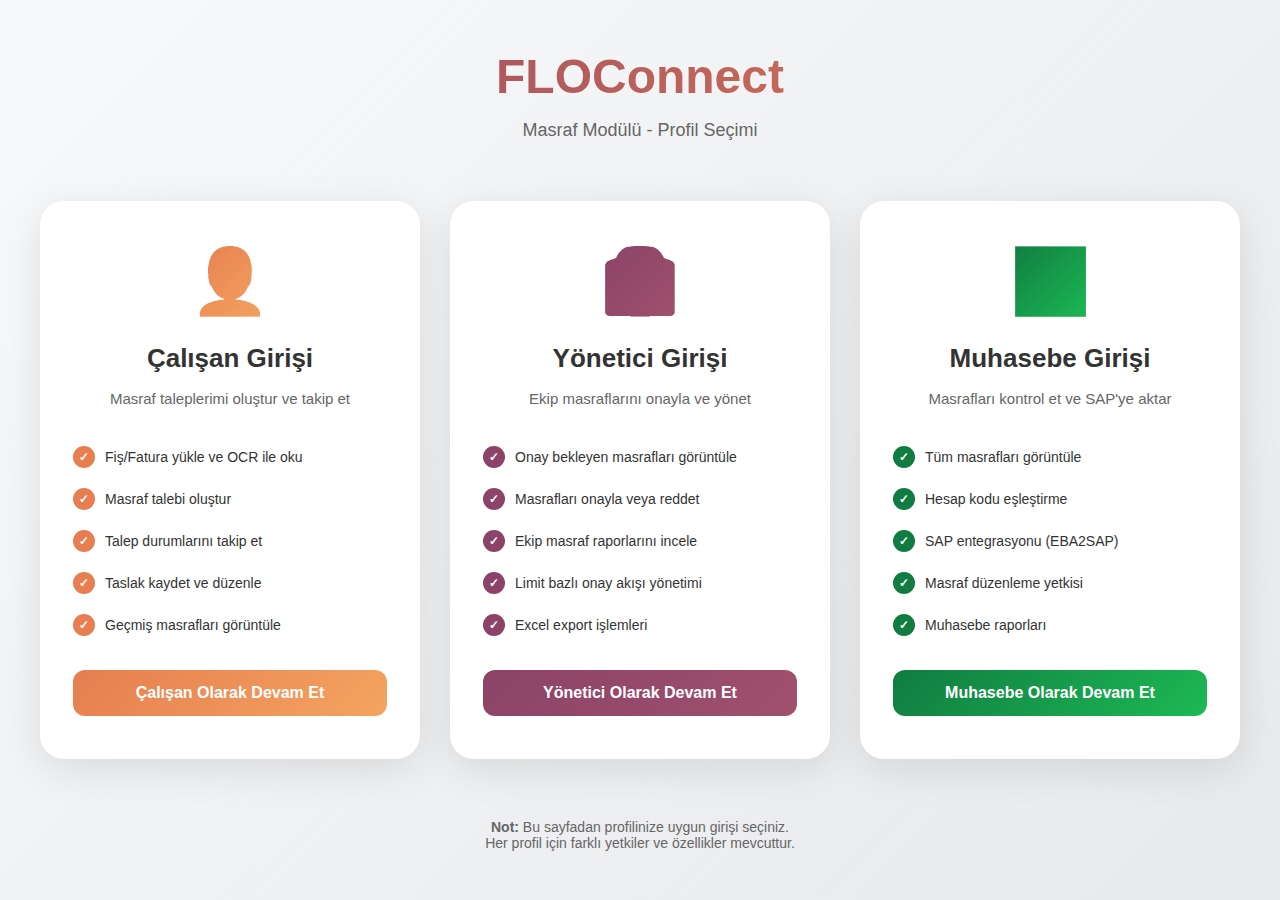
<file: index.html>
<!DOCTYPE html>
<html lang="tr">
<head>
    <meta charset="UTF-8">
    <meta name="viewport" content="width=device-width, initial-scale=1.0">
    <title>FLOConnect - Masraf Modülü</title>
    <link rel="stylesheet" href="css/styles.css">
    <style>
        .profile-selection {
            min-height: 100vh;
            display: flex;
            align-items: center;
            justify-content: center;
            background: linear-gradient(135deg, #F8F9FA 0%, #E8E9EB 100%);
            padding: 20px;
        }
        .selection-container {
            max-width: 1200px;
            width: 100%;
        }
        .main-title {
            text-align: center;
            margin-bottom: 60px;
        }
        .main-title h1 {
            font-size: 48px;
            font-weight: 700;
            background: linear-gradient(90deg, var(--primary-burgundy) 0%, var(--primary-orange) 100%);
            -webkit-background-clip: text;
            -webkit-text-fill-color: transparent;
            margin-bottom: 16px;
        }
        .main-title p {
            font-size: 18px;
            color: var(--text-secondary);
        }
        .profile-cards {
            display: grid;
            grid-template-columns: repeat(auto-fit, minmax(min(320px, 100%), 1fr));
            gap: 30px;
            max-width: 100%;
        }
        .profile-card {
            background: white;
            border-radius: 24px;
            padding: 40px 30px;
            text-align: center;
            box-shadow: 0 10px 40px rgba(0,0,0,0.1);
            transition: all 0.4s;
            cursor: pointer;
            border: 3px solid transparent;
        }
        .profile-card:hover {
            transform: translateY(-8px);
            box-shadow: 0 20px 60px rgba(0,0,0,0.15);
        }
        .profile-card.employee:hover {
            border-color: var(--primary-orange);
        }
        .profile-card.manager:hover {
            border-color: var(--primary-burgundy);
        }
        .profile-card.accounting:hover {
            border-color: #107C41;
        }
        .profile-icon {
            font-size: 64px;
            margin-bottom: 24px;
            display: inline-block;
        }
        .profile-card.employee .profile-icon {
            background: linear-gradient(135deg, var(--primary-orange), #F4A460);
            -webkit-background-clip: text;
            -webkit-text-fill-color: transparent;
        }
        .profile-card.manager .profile-icon {
            background: linear-gradient(135deg, var(--primary-burgundy), #A0516D);
            -webkit-background-clip: text;
            -webkit-text-fill-color: transparent;
        }
        .profile-card.accounting .profile-icon {
            background: linear-gradient(135deg, #107C41, #1DB954);
            -webkit-background-clip: text;
            -webkit-text-fill-color: transparent;
        }
        .profile-title {
            font-size: 26px;
            font-weight: 700;
            margin-bottom: 12px;
            color: var(--text-primary);
        }
        .profile-description {
            font-size: 15px;
            color: var(--text-secondary);
            line-height: 1.7;
            margin-bottom: 24px;
        }
        .profile-features {
            list-style: none;
            padding: 0;
            margin-bottom: 24px;
            text-align: left;
        }
        .profile-features li {
            padding: 10px 0;
            font-size: 14px;
            color: var(--text-primary);
            display: flex;
            align-items: center;
            gap: 10px;
        }
        .profile-features li::before {
            content: "✓";
            display: inline-flex;
            align-items: center;
            justify-content: center;
            width: 22px;
            height: 22px;
            border-radius: 50%;
            font-weight: bold;
            font-size: 12px;
            flex-shrink: 0;
        }
        .profile-card.employee .profile-features li::before {
            background: var(--primary-orange);
            color: white;
        }
        .profile-card.manager .profile-features li::before {
            background: var(--primary-burgundy);
            color: white;
        }
        .profile-card.accounting .profile-features li::before {
            background: #107C41;
            color: white;
        }
        .profile-btn {
            width: 100%;
            padding: 14px 28px;
            border: none;
            border-radius: 12px;
            font-size: 16px;
            font-weight: 600;
            cursor: pointer;
            transition: all 0.3s;
            text-decoration: none;
            display: inline-block;
            color: white;
        }
        .profile-card.employee .profile-btn {
            background: linear-gradient(135deg, var(--primary-orange), #F4A460);
        }
        .profile-card.employee .profile-btn:hover {
            transform: scale(1.03);
            box-shadow: 0 8px 20px rgba(230, 126, 80, 0.4);
        }
        .profile-card.manager .profile-btn {
            background: linear-gradient(135deg, var(--primary-burgundy), #A0516D);
        }
        .profile-card.manager .profile-btn:hover {
            transform: scale(1.03);
            box-shadow: 0 8px 20px rgba(139, 67, 103, 0.4);
        }
        .profile-card.accounting .profile-btn {
            background: linear-gradient(135deg, #107C41, #1DB954);
        }
        .profile-card.accounting .profile-btn:hover {
            transform: scale(1.03);
            box-shadow: 0 8px 20px rgba(16, 124, 65, 0.4);
        }

        /* Responsive */
        @media (max-width: 900px) {
            .profile-cards {
                grid-template-columns: 1fr;
                gap: 24px;
            }
            .main-title h1 {
                font-size: 36px;
            }
            .main-title p {
                font-size: 16px;
            }
        }
        @media (max-width: 480px) {
            .profile-selection {
                padding: 15px;
            }
            .main-title {
                margin-bottom: 40px;
            }
            .main-title h1 {
                font-size: 28px;
            }
            .profile-card {
                padding: 28px 20px;
                border-radius: 16px;
            }
            .profile-icon {
                font-size: 48px;
                margin-bottom: 16px;
            }
            .profile-title {
                font-size: 20px;
            }
            .profile-description {
                font-size: 14px;
            }
            .profile-features li {
                font-size: 13px;
            }
        }
    </style>
</head>
<body>
    <div class="profile-selection">
        <div class="selection-container">
            <div class="main-title">
                <h1>FLOConnect</h1>
                <p>Masraf Modülü - Profil Seçimi</p>
            </div>

            <div class="profile-cards">
                <!-- Çalışan Profili -->
                <div class="profile-card employee" onclick="window.location.href='calisan-anasayfa.html'">
                    <div class="profile-icon">👤</div>
                    <h2 class="profile-title">Çalışan Girişi</h2>
                    <p class="profile-description">
                        Masraf taleplerimi oluştur ve takip et
                    </p>
                    <ul class="profile-features">
                        <li>Fiş/Fatura yükle ve OCR ile oku</li>
                        <li>Masraf talebi oluştur</li>
                        <li>Talep durumlarını takip et</li>
                        <li>Taslak kaydet ve düzenle</li>
                        <li>Geçmiş masrafları görüntüle</li>
                    </ul>
                    <a href="calisan-anasayfa.html" class="profile-btn">
                        Çalışan Olarak Devam Et
                    </a>
                </div>

                <!-- Yönetici Profili -->
                <div class="profile-card manager" onclick="window.location.href='yonetici-anasayfa.html'">
                    <div class="profile-icon">👔</div>
                    <h2 class="profile-title">Yönetici Girişi</h2>
                    <p class="profile-description">
                        Ekip masraflarını onayla ve yönet
                    </p>
                    <ul class="profile-features">
                        <li>Onay bekleyen masrafları görüntüle</li>
                        <li>Masrafları onayla veya reddet</li>
                        <li>Ekip masraf raporlarını incele</li>
                        <li>Limit bazlı onay akışı yönetimi</li>
                        <li>Excel export işlemleri</li>
                    </ul>
                    <a href="yonetici-anasayfa.html" class="profile-btn">
                        Yönetici Olarak Devam Et
                    </a>
                </div>

                <!-- Muhasebe Profili -->
                <div class="profile-card accounting" onclick="window.location.href='muhasebe-panel.html'">
                    <div class="profile-icon">📊</div>
                    <h2 class="profile-title">Muhasebe Girişi</h2>
                    <p class="profile-description">
                        Masrafları kontrol et ve SAP'ye aktar
                    </p>
                    <ul class="profile-features">
                        <li>Tüm masrafları görüntüle</li>
                        <li>Hesap kodu eşleştirme</li>
                        <li>SAP entegrasyonu (EBA2SAP)</li>
                        <li>Masraf düzenleme yetkisi</li>
                        <li>Muhasebe raporları</li>
                    </ul>
                    <a href="muhasebe-panel.html" class="profile-btn">
                        Muhasebe Olarak Devam Et
                    </a>
                </div>
            </div>

            <!-- Info Section -->
            <div class="info-section" style="margin-top: 60px; text-align: center; color: var(--text-secondary);">
                <p style="font-size: 14px;">
                    <strong>Not:</strong> Bu sayfadan profilinize uygun girişi seçiniz. <br>
                    Her profil için farklı yetkiler ve özellikler mevcuttur.
                </p>
            </div>
        </div>
    </div>
</body>
</html>
</file>
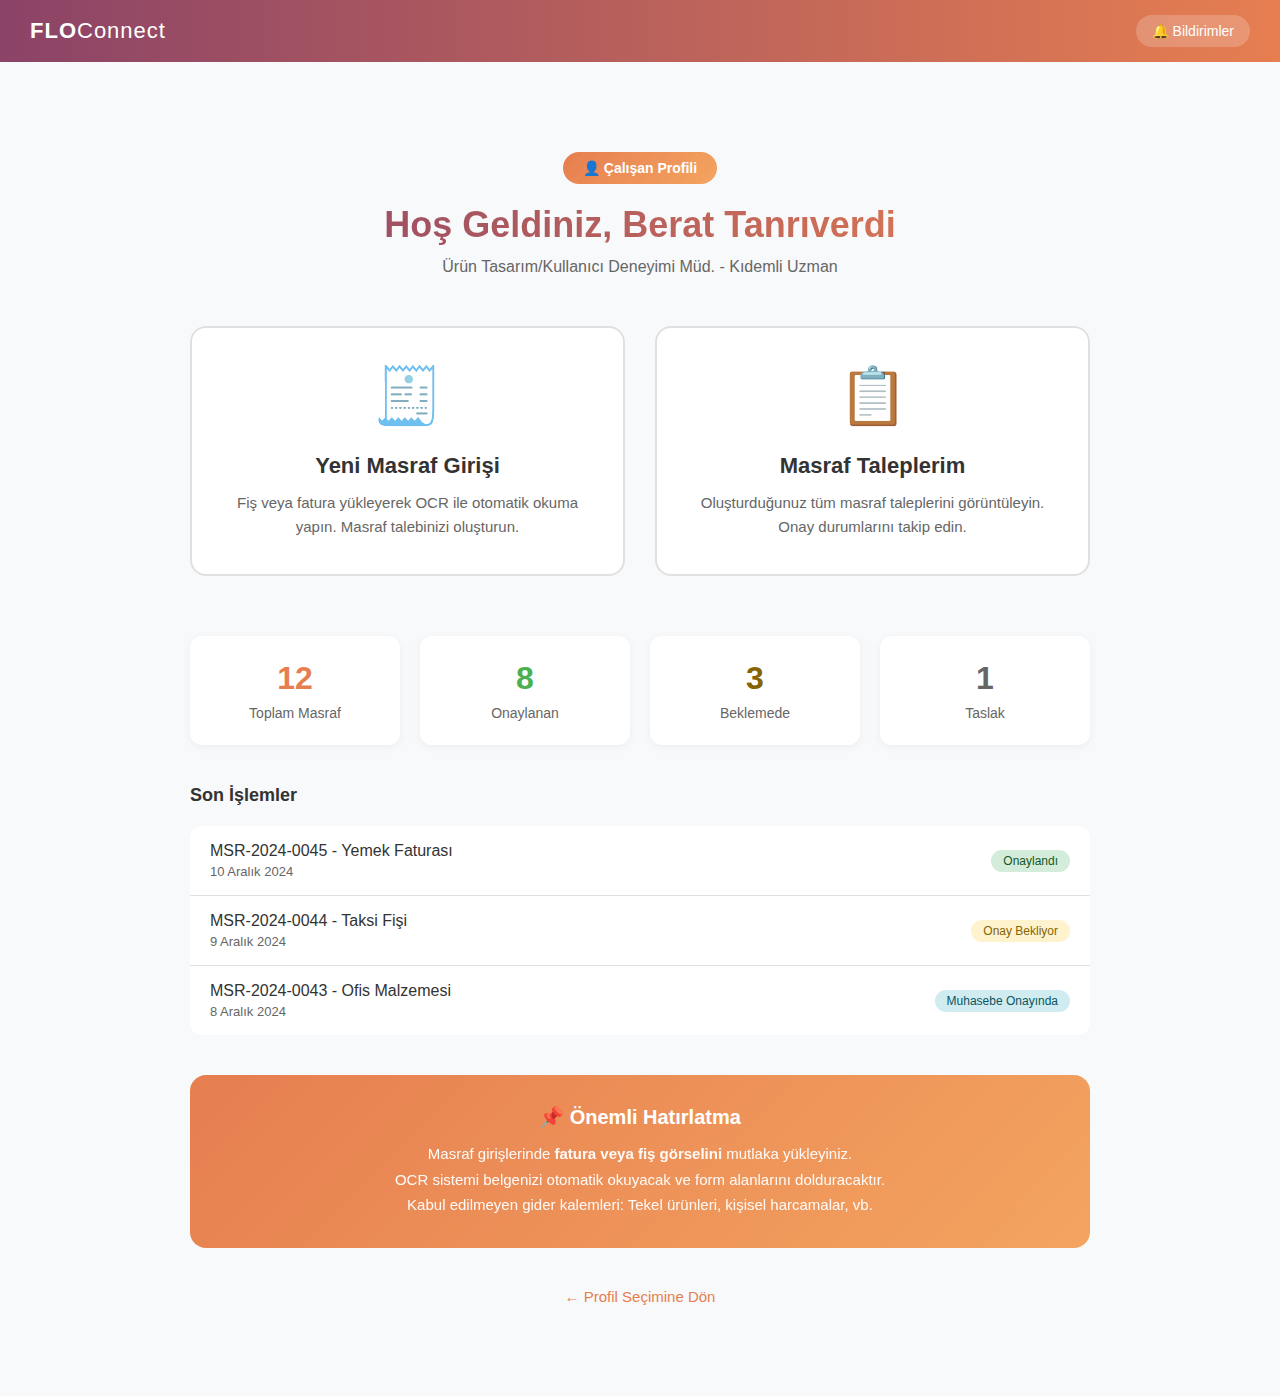
<file: calisan-anasayfa.html>
<!DOCTYPE html>
<html lang="tr">
<head>
    <meta charset="UTF-8">
    <meta name="viewport" content="width=device-width, initial-scale=1.0">
    <title>Çalışan Anasayfa - FLOConnect Masraf</title>
    <link rel="stylesheet" href="css/styles.css">
    <style>
        .welcome-container {
            max-width: 900px;
            margin: 50px auto;
        }
        .user-welcome {
            text-align: center;
            margin-bottom: 50px;
        }
        .user-welcome h1 {
            font-size: 36px;
            font-weight: 700;
            background: linear-gradient(90deg, var(--primary-burgundy) 0%, var(--primary-orange) 100%);
            -webkit-background-clip: text;
            -webkit-text-fill-color: transparent;
            margin-bottom: 12px;
        }
        .user-welcome .role-badge {
            display: inline-block;
            padding: 8px 20px;
            background: linear-gradient(135deg, var(--primary-orange), #F4A460);
            color: white;
            border-radius: 20px;
            font-size: 14px;
            font-weight: 600;
            margin-bottom: 20px;
        }
        .user-welcome p {
            font-size: 16px;
            color: var(--text-secondary);
        }
        .module-grid {
            display: grid;
            grid-template-columns: repeat(auto-fit, minmax(min(350px, 100%), 1fr));
            gap: 30px;
            margin-top: 40px;
        }
        .module-card {
            background: white;
            border: 2px solid var(--border-color);
            border-radius: 16px;
            padding: 35px;
            text-align: center;
            transition: all 0.3s;
            cursor: pointer;
            text-decoration: none;
            color: inherit;
            display: block;
        }
        .module-card:hover {
            border-color: var(--primary-orange);
            box-shadow: 0 8px 24px rgba(230, 126, 80, 0.2);
            transform: translateY(-4px);
        }
        .module-icon {
            font-size: 56px;
            margin-bottom: 24px;
        }
        .module-title {
            font-size: 22px;
            font-weight: 600;
            margin-bottom: 12px;
            color: var(--text-primary);
        }
        .module-description {
            font-size: 15px;
            color: var(--text-secondary);
            line-height: 1.6;
        }
        .quick-stats {
            margin-top: 60px;
            display: grid;
            grid-template-columns: repeat(auto-fit, minmax(180px, 1fr));
            gap: 20px;
        }
        .stat-card {
            background: white;
            padding: 24px;
            border-radius: 12px;
            text-align: center;
            box-shadow: 0 2px 8px rgba(0,0,0,0.05);
        }
        .stat-value {
            font-size: 32px;
            font-weight: 700;
            margin-bottom: 8px;
        }
        .stat-label {
            font-size: 14px;
            color: var(--text-secondary);
        }
        .info-box {
            margin-top: 40px;
            background: linear-gradient(135deg, var(--primary-orange), #F4A460);
            padding: 30px;
            border-radius: 16px;
            color: white;
            text-align: center;
        }
        .info-box h3 {
            font-size: 20px;
            margin-bottom: 12px;
        }
        .info-box p {
            font-size: 15px;
            opacity: 0.95;
            line-height: 1.7;
        }
        .back-link {
            text-align: center;
            margin-top: 40px;
        }
        .back-link a {
            color: var(--primary-orange);
            text-decoration: none;
            font-size: 15px;
            display: inline-flex;
            align-items: center;
            gap: 8px;
            transition: all 0.3s;
        }
        .back-link a:hover {
            gap: 12px;
        }

        /* Responsive */
        @media (max-width: 768px) {
            .welcome-container {
                margin: 20px auto;
                padding: 0 15px;
            }
            .user-welcome h1 {
                font-size: 28px;
            }
            .module-grid {
                grid-template-columns: 1fr;
                gap: 20px;
            }
            .module-card {
                padding: 28px 24px;
            }
            .module-icon {
                font-size: 42px;
            }
            .module-title {
                font-size: 18px;
            }
            .quick-stats {
                grid-template-columns: repeat(2, 1fr);
            }
        }
        @media (max-width: 480px) {
            .user-welcome h1 {
                font-size: 22px;
            }
            .stat-card {
                padding: 16px;
            }
            .stat-value {
                font-size: 24px;
            }
        }
    </style>
</head>
<body>
    <!-- Header -->
    <header class="header">
        <div class="logo">FLO<span style="font-weight: 300;">Connect</span></div>
        <button class="notification-btn">
            🔔 Bildirimler
        </button>
    </header>

    <!-- Main Container -->
    <div style="min-height: calc(100vh - 60px); padding: 40px; background: #F8F9FA;">
        <div class="welcome-container">
            <div class="user-welcome">
                <span class="role-badge">👤 Çalışan Profili</span>
                <h1>Hoş Geldiniz, Berat Tanrıverdi</h1>
                <p>Ürün Tasarım/Kullanıcı Deneyimi Müd. - Kıdemli Uzman</p>
            </div>

            <!-- Module Grid -->
            <div class="module-grid">
                <a href="masraf-formu.html" class="module-card">
                    <div class="module-icon">🧾</div>
                    <h3 class="module-title">Yeni Masraf Girişi</h3>
                    <p class="module-description">
                        Fiş veya fatura yükleyerek OCR ile otomatik okuma yapın. Masraf talebinizi oluşturun.
                    </p>
                </a>

                <a href="masraf-listesi.html" class="module-card">
                    <div class="module-icon">📋</div>
                    <h3 class="module-title">Masraf Taleplerim</h3>
                    <p class="module-description">
                        Oluşturduğunuz tüm masraf taleplerini görüntüleyin. Onay durumlarını takip edin.
                    </p>
                </a>
            </div>

            <!-- Quick Stats -->
            <div class="quick-stats">
                <div class="stat-card">
                    <div class="stat-value" style="color: var(--primary-orange);">12</div>
                    <div class="stat-label">Toplam Masraf</div>
                </div>
                <div class="stat-card">
                    <div class="stat-value" style="color: var(--success-dark);">8</div>
                    <div class="stat-label">Onaylanan</div>
                </div>
                <div class="stat-card">
                    <div class="stat-value" style="color: #856404;">3</div>
                    <div class="stat-label">Beklemede</div>
                </div>
                <div class="stat-card">
                    <div class="stat-value" style="color: var(--text-secondary);">1</div>
                    <div class="stat-label">Taslak</div>
                </div>
            </div>

            <!-- Recent Activity -->
            <div style="margin-top: 40px;">
                <h3 style="font-size: 18px; margin-bottom: 20px; color: var(--text-primary);">Son İşlemler</h3>
                <div style="background: white; border-radius: 12px; overflow: hidden;">
                    <div style="padding: 16px 20px; border-bottom: 1px solid var(--border-color); display: flex; justify-content: space-between; align-items: center;">
                        <div>
                            <div style="font-weight: 500; margin-bottom: 4px;">MSR-2024-0045 - Yemek Faturası</div>
                            <div style="font-size: 13px; color: var(--text-secondary);">10 Aralık 2024</div>
                        </div>
                        <span class="status-badge status-approved">Onaylandı</span>
                    </div>
                    <div style="padding: 16px 20px; border-bottom: 1px solid var(--border-color); display: flex; justify-content: space-between; align-items: center;">
                        <div>
                            <div style="font-weight: 500; margin-bottom: 4px;">MSR-2024-0044 - Taksi Fişi</div>
                            <div style="font-size: 13px; color: var(--text-secondary);">9 Aralık 2024</div>
                        </div>
                        <span class="status-badge status-pending">Onay Bekliyor</span>
                    </div>
                    <div style="padding: 16px 20px; display: flex; justify-content: space-between; align-items: center;">
                        <div>
                            <div style="font-weight: 500; margin-bottom: 4px;">MSR-2024-0043 - Ofis Malzemesi</div>
                            <div style="font-size: 13px; color: var(--text-secondary);">8 Aralık 2024</div>
                        </div>
                        <span class="status-badge status-waiting">Muhasebe Onayında</span>
                    </div>
                </div>
            </div>

            <!-- Info Box -->
            <div class="info-box">
                <h3>📌 Önemli Hatırlatma</h3>
                <p>
                    Masraf girişlerinde <strong>fatura veya fiş görselini</strong> mutlaka yükleyiniz.<br>
                    OCR sistemi belgenizi otomatik okuyacak ve form alanlarını dolduracaktır.<br>
                    Kabul edilmeyen gider kalemleri: Tekel ürünleri, kişisel harcamalar, vb.
                </p>
            </div>

            <!-- Back Link -->
            <div class="back-link">
                <a href="index.html">← Profil Seçimine Dön</a>
            </div>
        </div>
    </div>

    <script src="js/main.js"></script>
</body>
</html>
</file>
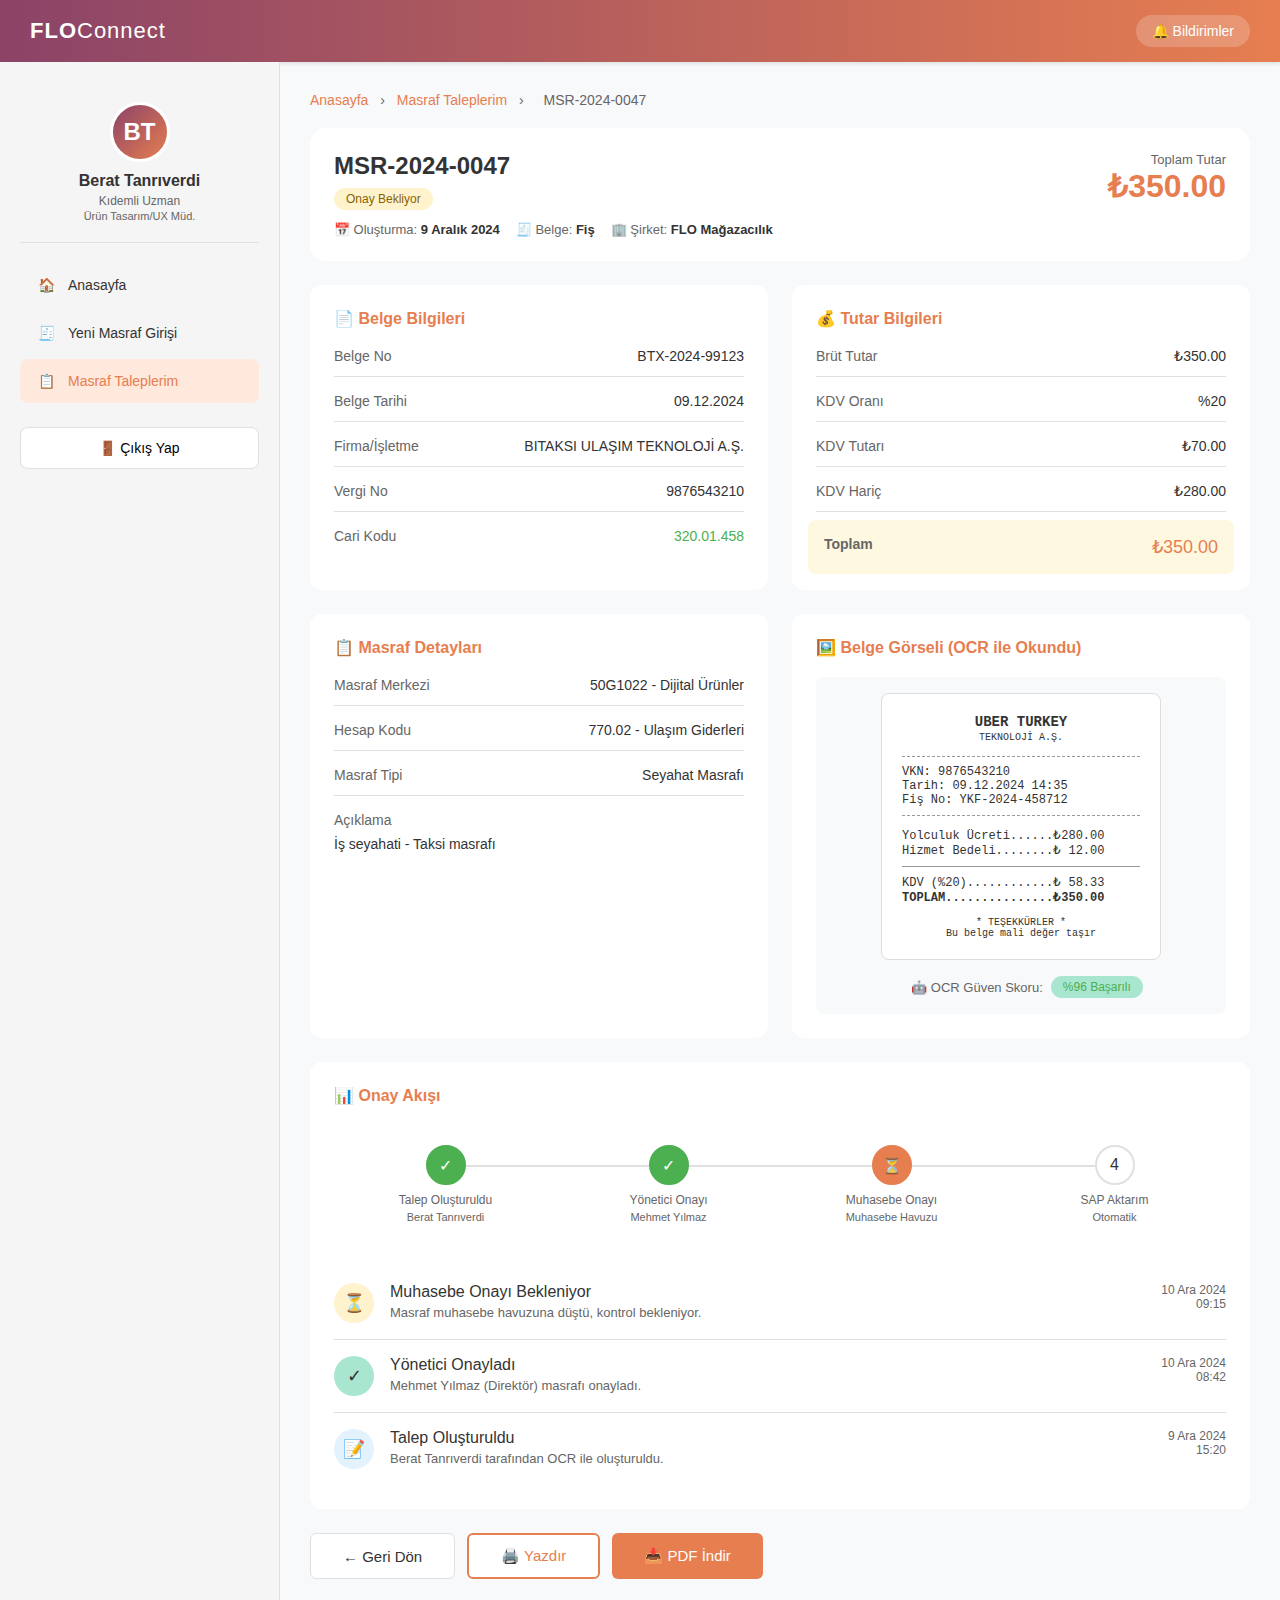
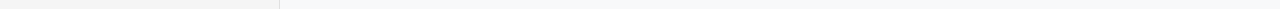
<file: masraf-detay.html>
<!DOCTYPE html>
<html lang="tr">
<head>
    <meta charset="UTF-8">
    <meta name="viewport" content="width=device-width, initial-scale=1.0">
    <title>Masraf Detayı - FLOConnect</title>
    <link rel="stylesheet" href="css/styles.css">
    <style>
        .detail-container {
            max-width: 1000px;
            margin: 0 auto;
        }
        .detail-header {
            background: white;
            border-radius: 16px;
            padding: 24px;
            margin-bottom: 24px;
            display: flex;
            justify-content: space-between;
            align-items: flex-start;
            flex-wrap: wrap;
            gap: 20px;
        }
        .detail-title-section h1 {
            font-size: 24px;
            margin-bottom: 8px;
        }
        .detail-meta {
            display: flex;
            gap: 16px;
            flex-wrap: wrap;
            margin-top: 12px;
        }
        .meta-item {
            font-size: 13px;
            color: var(--text-secondary);
        }
        .meta-item strong {
            color: var(--text-primary);
        }
        .detail-amount {
            text-align: right;
        }
        .detail-amount .amount {
            font-size: 32px;
            font-weight: 700;
            color: var(--primary-orange);
        }
        .detail-amount .label {
            font-size: 13px;
            color: var(--text-secondary);
        }
        .detail-grid {
            display: grid;
            grid-template-columns: 1fr 1fr;
            gap: 24px;
        }
        .detail-card {
            background: white;
            border-radius: 12px;
            padding: 24px;
        }
        .detail-card h3 {
            font-size: 16px;
            margin-bottom: 20px;
            color: var(--primary-orange);
            display: flex;
            align-items: center;
            gap: 8px;
        }
        .info-grid {
            display: grid;
            gap: 16px;
        }
        .info-row {
            display: flex;
            justify-content: space-between;
            padding-bottom: 12px;
            border-bottom: 1px solid var(--border-color);
        }
        .info-row:last-child {
            border-bottom: none;
            padding-bottom: 0;
        }
        .info-label {
            color: var(--text-secondary);
            font-size: 14px;
        }
        .info-value {
            font-weight: 500;
            font-size: 14px;
            text-align: right;
        }
        .document-preview {
            background: #F8F9FA;
            border-radius: 8px;
            padding: 16px;
            text-align: center;
        }
        .document-image {
            max-width: 100%;
            border-radius: 8px;
            border: 1px solid var(--border-color);
            margin-bottom: 12px;
        }
        .ocr-confidence {
            display: flex;
            align-items: center;
            justify-content: center;
            gap: 8px;
            font-size: 13px;
            color: var(--text-secondary);
        }
        .confidence-badge {
            background: var(--success-green);
            color: var(--success-dark);
            padding: 4px 12px;
            border-radius: 12px;
            font-size: 12px;
            font-weight: 500;
        }
        .timeline-section {
            grid-column: 1 / -1;
        }
        .approval-history {
            margin-top: 16px;
        }
        .history-item {
            display: flex;
            gap: 16px;
            padding: 16px 0;
            border-bottom: 1px solid var(--border-color);
        }
        .history-item:last-child {
            border-bottom: none;
        }
        .history-icon {
            width: 40px;
            height: 40px;
            border-radius: 50%;
            display: flex;
            align-items: center;
            justify-content: center;
            font-size: 18px;
            flex-shrink: 0;
        }
        .history-icon.created {
            background: #E3F2FD;
        }
        .history-icon.approved {
            background: var(--success-green);
        }
        .history-icon.pending {
            background: var(--status-pending);
        }
        .history-icon.rejected {
            background: var(--reject-red);
        }
        .history-content {
            flex: 1;
        }
        .history-title {
            font-weight: 500;
            margin-bottom: 4px;
        }
        .history-desc {
            font-size: 13px;
            color: var(--text-secondary);
        }
        .history-time {
            font-size: 12px;
            color: var(--text-secondary);
            text-align: right;
        }
        .action-buttons {
            display: flex;
            gap: 12px;
            margin-top: 24px;
        }
        @media (max-width: 768px) {
            .detail-grid {
                grid-template-columns: 1fr;
            }
            .detail-header {
                flex-direction: column;
            }
            .detail-amount {
                text-align: left;
            }
        }

        /* Yönetici Onay Butonları */
        .manager-action-buttons {
            margin-top: 24px;
            padding: 24px;
            background: white;
            border-radius: 12px;
            border: 2px solid var(--primary-orange);
        }
        .btn-approve {
            padding: 14px 32px;
            background: linear-gradient(135deg, #28a745, #20c997);
            color: white;
            border: none;
            border-radius: 8px;
            font-size: 16px;
            font-weight: 600;
            cursor: pointer;
            transition: all 0.2s ease;
            display: flex;
            align-items: center;
            gap: 8px;
        }
        .btn-approve:hover {
            transform: translateY(-2px);
            box-shadow: 0 4px 12px rgba(40, 167, 69, 0.4);
        }
        .btn-reject {
            padding: 14px 32px;
            background: linear-gradient(135deg, #dc3545, #c82333);
            color: white;
            border: none;
            border-radius: 8px;
            font-size: 16px;
            font-weight: 600;
            cursor: pointer;
            transition: all 0.2s ease;
            display: flex;
            align-items: center;
            gap: 8px;
        }
        .btn-reject:hover {
            transform: translateY(-2px);
            box-shadow: 0 4px 12px rgba(220, 53, 69, 0.4);
        }

        /* Modal Stilleri */
        .modal-overlay {
            position: fixed;
            top: 0;
            left: 0;
            right: 0;
            bottom: 0;
            background: rgba(0, 0, 0, 0.5);
            display: flex;
            align-items: center;
            justify-content: center;
            z-index: 1000;
        }
        .modal-content {
            background: white;
            border-radius: 16px;
            width: 90%;
            max-width: 500px;
            max-height: 90vh;
            overflow-y: auto;
        }
        .modal-header {
            display: flex;
            justify-content: space-between;
            align-items: center;
            padding: 20px 24px;
            border-bottom: 1px solid var(--border-color);
        }
        .modal-header h3 {
            margin: 0;
            font-size: 18px;
        }
        .modal-close {
            background: none;
            border: none;
            font-size: 24px;
            cursor: pointer;
            color: var(--text-secondary);
        }
        .modal-body {
            padding: 24px;
        }
        .modal-footer {
            display: flex;
            justify-content: flex-end;
            gap: 12px;
            padding: 16px 24px;
            border-top: 1px solid var(--border-color);
        }
    </style>
</head>
<body>
    <!-- Header -->
    <header class="header">
        <button class="mobile-menu-toggle" onclick="toggleMobileMenu()">☰</button>
        <div class="logo">FLO<span style="font-weight: 300;">Connect</span></div>
        <div class="header-actions">
            <button class="notification-btn">🔔 Bildirimler</button>
        </div>
    </header>

    <!-- Mobile Overlay -->
    <div class="mobile-overlay" onclick="closeMobileMenu()"></div>

    <!-- Main Container -->
    <div class="container">
        <!-- Sidebar -->
        <aside class="sidebar">
            <button class="sidebar-close" onclick="closeMobileMenu()">✕</button>
            <div class="user-profile">
                <div class="user-avatar">BT</div>
                <div class="user-name">Berat Tanrıverdi</div>
                <div class="user-title">Kıdemli Uzman</div>
                <div class="user-role">Ürün Tasarım/UX Müd.</div>
            </div>

            <ul class="nav-menu">
                <li class="nav-item">
                    <a href="calisan-anasayfa.html" class="nav-link">
                        <span class="nav-icon">🏠</span>
                        Anasayfa
                    </a>
                </li>
                <li class="nav-item">
                    <a href="masraf-formu.html" class="nav-link">
                        <span class="nav-icon">🧾</span>
                        Yeni Masraf Girişi
                    </a>
                </li>
                <li class="nav-item">
                    <a href="masraf-listesi.html" class="nav-link active">
                        <span class="nav-icon">📋</span>
                        Masraf Taleplerim
                    </a>
                </li>
            </ul>

            <button class="logout-btn" onclick="window.location.href='index.html'">
                🚪 Çıkış Yap
            </button>
        </aside>

        <!-- Main Content -->
        <main class="main-content">
            <!-- Alert Container -->
            <div id="alertContainer"></div>

            <!-- Breadcrumb -->
            <div class="breadcrumb">
                <a href="calisan-anasayfa.html">Anasayfa</a>
                <span>›</span>
                <a href="masraf-listesi.html">Masraf Taleplerim</a>
                <span>›</span>
                <span id="breadcrumbId">MSR-2024-0047</span>
            </div>

            <div class="detail-container">
                <!-- Header Section -->
                <div class="detail-header">
                    <div class="detail-title-section">
                        <h1 id="detailTitle">MSR-2024-0047</h1>
                        <span class="status-badge status-waiting" id="detailStatus">Muhasebe Onayında</span>
                        <div class="detail-meta">
                            <span class="meta-item">📅 Oluşturma: <strong id="detailDate">9 Aralık 2024</strong></span>
                            <span class="meta-item">🧾 Belge: <strong id="detailBelgeTuru">Perakende Satış Fişi</strong></span>
                            <span class="meta-item">🏢 Şirket: <strong>FLO Mağazacılık</strong></span>
                        </div>
                    </div>
                    <div class="detail-amount">
                        <div class="label">Toplam Tutar</div>
                        <div class="amount" id="detailAmount">₺350.00</div>
                    </div>
                </div>

                <!-- Detail Grid -->
                <div class="detail-grid">
                    <!-- Belge Bilgileri -->
                    <div class="detail-card">
                        <h3>📄 Belge Bilgileri</h3>
                        <div class="info-grid">
                            <div class="info-row">
                                <span class="info-label">Belge No</span>
                                <span class="info-value" id="infoBelgeNo">YKF-2024-458712</span>
                            </div>
                            <div class="info-row">
                                <span class="info-label">Belge Tarihi</span>
                                <span class="info-value" id="infoBelgeTarihi">09.12.2024</span>
                            </div>
                            <div class="info-row">
                                <span class="info-label">Firma/İşletme</span>
                                <span class="info-value" id="infoFirma">UBER TURKEY TEKNOLOJİ A.Ş.</span>
                            </div>
                            <div class="info-row">
                                <span class="info-label">Vergi No</span>
                                <span class="info-value" id="infoVergiNo">9876543210</span>
                            </div>
                            <div class="info-row">
                                <span class="info-label">Cari Kodu</span>
                                <span class="info-value" style="color: var(--success-dark);">320.01.458</span>
                            </div>
                        </div>
                    </div>

                    <!-- Tutar Bilgileri -->
                    <div class="detail-card">
                        <h3>💰 Tutar Bilgileri</h3>
                        <div class="info-grid">
                            <div class="info-row">
                                <span class="info-label">Brüt Tutar</span>
                                <span class="info-value" id="infoBrut">₺350.00</span>
                            </div>
                            <div class="info-row">
                                <span class="info-label">KDV Oranı</span>
                                <span class="info-value" id="infoKdvOran">%20</span>
                            </div>
                            <div class="info-row">
                                <span class="info-label">KDV Tutarı</span>
                                <span class="info-value" id="infoKdvTutar">₺58.33</span>
                            </div>
                            <div class="info-row">
                                <span class="info-label">KDV Hariç</span>
                                <span class="info-value" id="infoNet">₺291.67</span>
                            </div>
                            <div class="info-row" style="background: #FFF8E1; margin: -8px; padding: 16px; border-radius: 8px;">
                                <span class="info-label" style="font-weight: 600;">Toplam</span>
                                <span class="info-value" style="font-size: 18px; color: var(--primary-orange);">₺350.00</span>
                            </div>
                        </div>
                    </div>

                    <!-- Masraf Detayları -->
                    <div class="detail-card">
                        <h3>📋 Masraf Detayları</h3>
                        <div class="info-grid">
                            <div class="info-row">
                                <span class="info-label">Masraf Merkezi</span>
                                <span class="info-value">50G1022 - Dijital Ürünler</span>
                            </div>
                            <div class="info-row">
                                <span class="info-label">Hesap Kodu</span>
                                <span class="info-value" id="infoHesapKodu">770.02 - Ulaşım Giderleri</span>
                            </div>
                            <div class="info-row">
                                <span class="info-label">Masraf Tipi</span>
                                <span class="info-value">Seyahat Masrafı</span>
                            </div>
                            <div class="info-row" style="flex-direction: column; gap: 8px;">
                                <span class="info-label">Açıklama</span>
                                <span class="info-value" style="text-align: left; font-weight: 400;" id="infoAciklama">
                                    Havalimanı - Ofis transferi. İş seyahati dönüşü taksi masrafı.
                                </span>
                            </div>
                        </div>
                    </div>

                    <!-- Belge Görseli -->
                    <div class="detail-card">
                        <h3>🖼️ Belge Görseli (OCR ile Okundu)</h3>
                        <div class="document-preview">
                            <!-- Simüle edilmiş fiş görseli -->
                            <div style="background: white; border: 1px solid #ddd; border-radius: 8px; padding: 20px; text-align: left; font-family: 'Courier New', monospace; font-size: 12px; max-width: 280px; margin: 0 auto;">
                                <div style="text-align: center; margin-bottom: 12px;">
                                    <strong style="font-size: 14px;">UBER TURKEY</strong><br>
                                    <span style="font-size: 10px;">TEKNOLOJİ A.Ş.</span>
                                </div>
                                <div style="border-top: 1px dashed #999; border-bottom: 1px dashed #999; padding: 8px 0; margin: 8px 0;">
                                    VKN: 9876543210<br>
                                    Tarih: 09.12.2024 14:35<br>
                                    Fiş No: YKF-2024-458712
                                </div>
                                <div style="margin: 12px 0;">
                                    Yolculuk Ücreti......₺280.00<br>
                                    Hizmet Bedeli........₺ 12.00<br>
                                    <div style="border-top: 1px solid #999; margin-top: 8px; padding-top: 8px;">
                                    KDV (%20)............₺ 58.33<br>
                                    <strong>TOPLAM...............₺350.00</strong>
                                    </div>
                                </div>
                                <div style="text-align: center; font-size: 10px; margin-top: 12px;">
                                    * TEŞEKKÜRLER *<br>
                                    Bu belge mali değer taşır
                                </div>
                            </div>
                            <div class="ocr-confidence" style="margin-top: 16px;">
                                <span>🤖 OCR Güven Skoru:</span>
                                <span class="confidence-badge">%96 Başarılı</span>
                            </div>
                        </div>
                    </div>

                    <!-- Onay Akışı Timeline -->
                    <div class="detail-card timeline-section">
                        <h3>📊 Onay Akışı</h3>

                        <!-- Visual Timeline -->
                        <div class="approval-timeline" style="margin-bottom: 24px;">
                            <div class="approval-step completed">
                                <div class="step-circle">✓</div>
                                <div class="step-label">Talep Oluşturuldu</div>
                                <div class="step-person">Berat Tanrıverdi</div>
                            </div>
                            <div class="approval-step completed">
                                <div class="step-circle">✓</div>
                                <div class="step-label">Yönetici Onayı</div>
                                <div class="step-person">Mehmet Yılmaz</div>
                            </div>
                            <div class="approval-step current">
                                <div class="step-circle">⏳</div>
                                <div class="step-label">Muhasebe Onayı</div>
                                <div class="step-person">Muhasebe Havuzu</div>
                            </div>
                            <div class="approval-step">
                                <div class="step-circle">4</div>
                                <div class="step-label">SAP Aktarım</div>
                                <div class="step-person">Otomatik</div>
                            </div>
                        </div>

                        <!-- History List -->
                        <div class="approval-history">
                            <div class="history-item">
                                <div class="history-icon pending">⏳</div>
                                <div class="history-content">
                                    <div class="history-title">Muhasebe Onayı Bekleniyor</div>
                                    <div class="history-desc">Masraf muhasebe havuzuna düştü, kontrol bekleniyor.</div>
                                </div>
                                <div class="history-time">
                                    10 Ara 2024<br>09:15
                                </div>
                            </div>
                            <div class="history-item">
                                <div class="history-icon approved">✓</div>
                                <div class="history-content">
                                    <div class="history-title">Yönetici Onayladı</div>
                                    <div class="history-desc">Mehmet Yılmaz (Direktör) masrafı onayladı.</div>
                                </div>
                                <div class="history-time">
                                    10 Ara 2024<br>08:42
                                </div>
                            </div>
                            <div class="history-item">
                                <div class="history-icon created">📝</div>
                                <div class="history-content">
                                    <div class="history-title">Talep Oluşturuldu</div>
                                    <div class="history-desc">Berat Tanrıverdi tarafından OCR ile oluşturuldu.</div>
                                </div>
                                <div class="history-time">
                                    9 Ara 2024<br>15:20
                                </div>
                            </div>
                        </div>
                    </div>
                </div>

                <!-- Action Buttons -->
                <div class="action-buttons">
                    <button class="btn-secondary" onclick="window.history.back()">
                        ← Geri Dön
                    </button>
                    <button class="btn-outline" onclick="window.print()">
                        🖨️ Yazdır
                    </button>
                    <button class="btn-primary" onclick="downloadPDF()">
                        📥 PDF İndir
                    </button>
                </div>

                <!-- Yönetici Onay Butonları (Sadece onay bekliyor statüsünde ve yönetici görünümünde gösterilir) -->
                <div class="manager-action-buttons" id="managerActions" style="display: none;">
                    <div style="background: #FFF3CD; border: 1px solid #FFE69C; border-radius: 12px; padding: 16px; margin-bottom: 16px;">
                        <strong style="color: #856404;">⚠️ Yönetici Onay Paneli</strong>
                        <p style="font-size: 13px; color: #856404; margin-top: 8px;">Bu masraf talebini inceleyip onaylayabilir veya reddedebilirsiniz.</p>
                    </div>
                    <div style="display: flex; gap: 12px; flex-wrap: wrap;">
                        <button class="btn-approve" onclick="approveFromDetail()">
                            ✓ Onayla
                        </button>
                        <button class="btn-reject" onclick="showRejectModal()">
                            ✕ Reddet
                        </button>
                    </div>
                </div>

                <!-- Red Nedeni Modal -->
                <div class="modal-overlay" id="rejectModal" style="display: none;">
                    <div class="modal-content">
                        <div class="modal-header">
                            <h3>❌ Masraf Reddi</h3>
                            <button class="modal-close" onclick="closeRejectModal()">×</button>
                        </div>
                        <div class="modal-body">
                            <p style="margin-bottom: 16px;">Lütfen red nedenini belirtiniz:</p>
                            <div class="form-group">
                                <label class="form-label">Red Nedeni</label>
                                <select class="form-select" id="rejectReason">
                                    <option value="">Seçiniz...</option>
                                    <option value="belge_eksik">Belge eksik veya okunamıyor</option>
                                    <option value="tutar_uyumsuz">Tutar uyuşmazlığı</option>
                                    <option value="kategori_hatali">Yanlış kategori seçimi</option>
                                    <option value="politika_disi">Şirket politikasına aykırı</option>
                                    <option value="diger">Diğer</option>
                                </select>
                            </div>
                            <div class="form-group">
                                <label class="form-label">Açıklama (İsteğe bağlı)</label>
                                <textarea class="form-textarea" id="rejectNote" rows="3" placeholder="Ek açıklama giriniz..."></textarea>
                            </div>
                        </div>
                        <div class="modal-footer">
                            <button class="btn-secondary" onclick="closeRejectModal()">İptal</button>
                            <button class="btn-reject" onclick="confirmReject()">Reddet</button>
                        </div>
                    </div>
                </div>
            </div>
        </main>
    </div>

    <script src="js/main.js"></script>
    <script>
        // Örnek masraf verileri
        const masrafData = {
            '0049': {
                id: 'MSR-2024-0049',
                status: 'approved',
                statusText: 'Onaylandı',
                date: '10 Aralık 2024',
                belgeTuru: 'Fatura',
                belgeNo: 'FTR-2024-12542',
                belgeTarihi: '10.12.2024',
                firma: 'BULUT HİZMETLERİ A.Ş.',
                vergiNo: '1122334455',
                brutTutar: 12000.00,
                kdvOran: 20,
                hesapKodu: '770.06 - Yazılım ve Lisans',
                aciklama: 'Bulut altyapı hizmetleri aylık kullanım bedeli',
                ocrScore: 98,
                calisan: 'Murat Yıldız',
                unvan: 'Yazılım Uzmanı'
            },
            '0048': {
                id: 'MSR-2024-0048',
                status: 'pending',
                statusText: 'Onay Bekliyor',
                date: '10 Aralık 2024',
                belgeTuru: 'Fatura',
                belgeNo: 'FTR-2024-00892',
                belgeTarihi: '10.12.2024',
                firma: 'KEBAPÇI MAHMUT USTA',
                vergiNo: '1234567890',
                brutTutar: 1250.00,
                kdvOran: 10,
                hesapKodu: '770.01 - Yemek Giderleri',
                aciklama: 'Müşteri toplantısı yemek masrafı. 5 kişilik iş yemeği.',
                ocrScore: 94,
                calisan: 'Ayşe Kaya',
                unvan: 'Kıdemli Uzman'
            },
            '0047': {
                id: 'MSR-2024-0047',
                status: 'pending',
                statusText: 'Onay Bekliyor',
                date: '9 Aralık 2024',
                belgeTuru: 'Fiş',
                belgeNo: 'BTX-2024-99123',
                belgeTarihi: '09.12.2024',
                firma: 'BITAKSI ULAŞIM TEKNOLOJİ A.Ş.',
                vergiNo: '9876543210',
                brutTutar: 350.00,
                kdvOran: 20,
                hesapKodu: '770.02 - Ulaşım Giderleri',
                aciklama: 'İş seyahati - Taksi masrafı',
                ocrScore: 97,
                calisan: 'Can Yılmaz',
                unvan: 'Uzman'
            },
            '0046': {
                id: 'MSR-2024-0046',
                status: 'pending',
                statusText: 'Onay Bekliyor',
                date: '8 Aralık 2024',
                belgeTuru: 'Fatura',
                belgeNo: 'FTR-2024-45123',
                belgeTarihi: '08.12.2024',
                firma: 'KIRTASIYE MARKET A.Ş.',
                vergiNo: '5678901234',
                brutTutar: 2800.00,
                kdvOran: 20,
                hesapKodu: '770.04 - Ofis Malzemesi',
                aciklama: 'Ofis malzemesi alımı',
                ocrScore: 98,
                calisan: 'Elif Öztürk',
                unvan: 'Kıdemli Uzman'
            },
            '0044': {
                id: 'MSR-2024-0044',
                status: 'pending',
                statusText: 'Onay Bekliyor',
                date: '4 Aralık 2024',
                belgeTuru: 'Yurtdışı Fatura',
                belgeNo: 'INV-2024-78456',
                belgeTarihi: '04.12.2024',
                firma: 'AWS EMEA SARL',
                vergiNo: 'LU26888617',
                brutTutar: 8750.00,
                kdvOran: 0,
                hesapKodu: '770.05 - Eğitim ve Konferans',
                aciklama: 'Yurtdışı konferans kayıt ücreti',
                ocrScore: 92,
                calisan: 'Berat Tanrıverdi',
                unvan: 'Kıdemli Uzman',
                limitUstu: true
            },
            '0043': {
                id: 'MSR-2024-0043',
                status: 'pending',
                statusText: 'Onay Bekliyor',
                date: '3 Aralık 2024',
                belgeTuru: 'Fatura',
                belgeNo: 'FTR-2024-55789',
                belgeTarihi: '03.12.2024',
                firma: 'MICROSOFT YAZILIM TİC. A.Ş.',
                vergiNo: '1234509876',
                brutTutar: 4200.00,
                kdvOran: 20,
                hesapKodu: '770.06 - Yazılım ve Lisans',
                aciklama: 'Yazılım lisans yenileme',
                ocrScore: 99,
                calisan: 'Selin Aydın',
                unvan: 'Uzman'
            },
            '0042': {
                id: 'MSR-2024-0042',
                status: 'pending',
                statusText: 'Onay Bekliyor',
                date: '2 Aralık 2024',
                belgeTuru: 'Fatura',
                belgeNo: 'FTR-2024-88234',
                belgeTarihi: '02.12.2024',
                firma: 'TEKNOLOJİ PAZARI A.Ş.',
                vergiNo: '9876012345',
                brutTutar: 12500.00,
                kdvOran: 20,
                hesapKodu: '770.08 - Ekipman Alımı',
                aciklama: 'Ekipman alımı - Sunucu donanımı',
                ocrScore: 96,
                calisan: 'Murat Koç',
                unvan: 'Müdür',
                limitUstu: true
            },
            '0041': {
                id: 'MSR-2024-0041',
                status: 'pending',
                statusText: 'Onay Bekliyor',
                date: '1 Aralık 2024',
                belgeTuru: 'Fiş',
                belgeNo: 'YKF-2024-33256',
                belgeTarihi: '01.12.2024',
                firma: 'YURTIÇI KARGO',
                vergiNo: '3456789012',
                brutTutar: 150.00,
                kdvOran: 20,
                hesapKodu: '770.03 - Kargo ve Posta',
                aciklama: 'Kargo gönderim masrafı',
                ocrScore: 94,
                calisan: 'Zeynep Demir',
                unvan: 'Uzman'
            },
            '0045': {
                id: 'MSR-2024-0045',
                status: 'approved',
                statusText: 'Onaylandı',
                date: '5 Aralık 2024',
                belgeTuru: 'Fiş',
                belgeNo: 'YKF-2024-33256',
                belgeTarihi: '05.12.2024',
                firma: 'STARBUCKS COFFEE',
                vergiNo: '3456789012',
                brutTutar: 180.00,
                kdvOran: 10,
                hesapKodu: '770.01 - Yemek Giderleri',
                aciklama: 'Ekip toplantısı kahve masrafı.',
                ocrScore: 92,
                calisan: 'Berat Tanrıverdi',
                unvan: 'Kıdemli Uzman'
            }
        };

        // URL'den ID al ve sayfayı doldur
        function loadMasrafDetail() {
            const urlParams = new URLSearchParams(window.location.search);
            const id = urlParams.get('id') || '0047';
            const data = masrafData[id];

            if (!data) {
                alert('Masraf bulunamadı!');
                window.location.href = 'masraf-listesi.html';
                return;
            }

            // Sayfayı doldur
            document.getElementById('breadcrumbId').textContent = data.id;
            document.getElementById('detailTitle').textContent = data.id;
            document.getElementById('detailDate').textContent = data.date;
            document.getElementById('detailBelgeTuru').textContent = data.belgeTuru;

            const statusBadge = document.getElementById('detailStatus');
            statusBadge.textContent = data.statusText;
            statusBadge.className = 'status-badge status-' + data.status;

            const kdvTutar = data.brutTutar * data.kdvOran / 100;
            const netTutar = data.brutTutar - kdvTutar;

            document.getElementById('detailAmount').textContent = '₺' + data.brutTutar.toFixed(2);
            document.getElementById('infoBelgeNo').textContent = data.belgeNo;
            document.getElementById('infoBelgeTarihi').textContent = data.belgeTarihi;
            document.getElementById('infoFirma').textContent = data.firma;
            document.getElementById('infoVergiNo').textContent = data.vergiNo;
            document.getElementById('infoBrut').textContent = '₺' + data.brutTutar.toFixed(2);
            document.getElementById('infoKdvOran').textContent = '%' + data.kdvOran;
            document.getElementById('infoKdvTutar').textContent = '₺' + kdvTutar.toFixed(2);
            document.getElementById('infoNet').textContent = '₺' + netTutar.toFixed(2);
            document.getElementById('infoHesapKodu').textContent = data.hesapKodu;
            document.getElementById('infoAciklama').textContent = data.aciklama;
        }

        function downloadPDF() {
            alert('PDF indirme özelliği aktif edilecek.');
        }

        // Yönetici görünümü kontrolü ve onay butonlarını göster
        function checkManagerView() {
            const urlParams = new URLSearchParams(window.location.search);
            const id = urlParams.get('id') || '0047';
            const data = masrafData[id];
            const referrer = document.referrer;

            // Yönetici görünümü kontrolü:
            // 1. URL'de role=manager parametresi varsa
            // 2. VEYA onay-listesi.html sayfasından geliyorsa
            // 3. VE masraf statüsü "pending" (Onay Bekliyor) ise
            const isManagerRole = urlParams.get('role') === 'manager' || referrer.includes('onay-listesi.html');
            const isPending = data && data.status === 'pending';

            if (isManagerRole && isPending) {
                document.getElementById('managerActions').style.display = 'block';
            }
        }

        // Detay sayfasından onaylama
        let currentMasrafId = null;
        function approveFromDetail() {
            const urlParams = new URLSearchParams(window.location.search);
            currentMasrafId = urlParams.get('id');

            if (confirm('Bu masraf talebini onaylamak istediğinize emin misiniz?')) {
                // Simülasyon - gerçek uygulamada API çağrısı yapılacak
                showAlert('success', `Masraf talebi MSR-2024-${currentMasrafId} başarıyla onaylandı!`);

                // Statüyü güncelle
                setTimeout(() => {
                    window.location.href = 'onay-listesi.html';
                }, 2000);
            }
        }

        // Red modalını göster
        function showRejectModal() {
            document.getElementById('rejectModal').style.display = 'flex';
        }

        // Red modalını kapat
        function closeRejectModal() {
            document.getElementById('rejectModal').style.display = 'none';
            document.getElementById('rejectReason').value = '';
            document.getElementById('rejectNote').value = '';
        }

        // Reddi onayla
        function confirmReject() {
            const reason = document.getElementById('rejectReason').value;
            const note = document.getElementById('rejectNote').value;

            if (!reason) {
                alert('Lütfen red nedenini seçiniz.');
                return;
            }

            const urlParams = new URLSearchParams(window.location.search);
            currentMasrafId = urlParams.get('id');

            // Simülasyon - gerçek uygulamada API çağrısı yapılacak
            closeRejectModal();
            showAlert('error', `Masraf talebi MSR-2024-${currentMasrafId} reddedildi.`);

            setTimeout(() => {
                window.location.href = 'onay-listesi.html';
            }, 2000);
        }

        // Sayfa yüklendiğinde
        document.addEventListener('DOMContentLoaded', function() {
            loadMasrafDetail();
            checkManagerView();
        });
    </script>
</body>
</html>
</file>
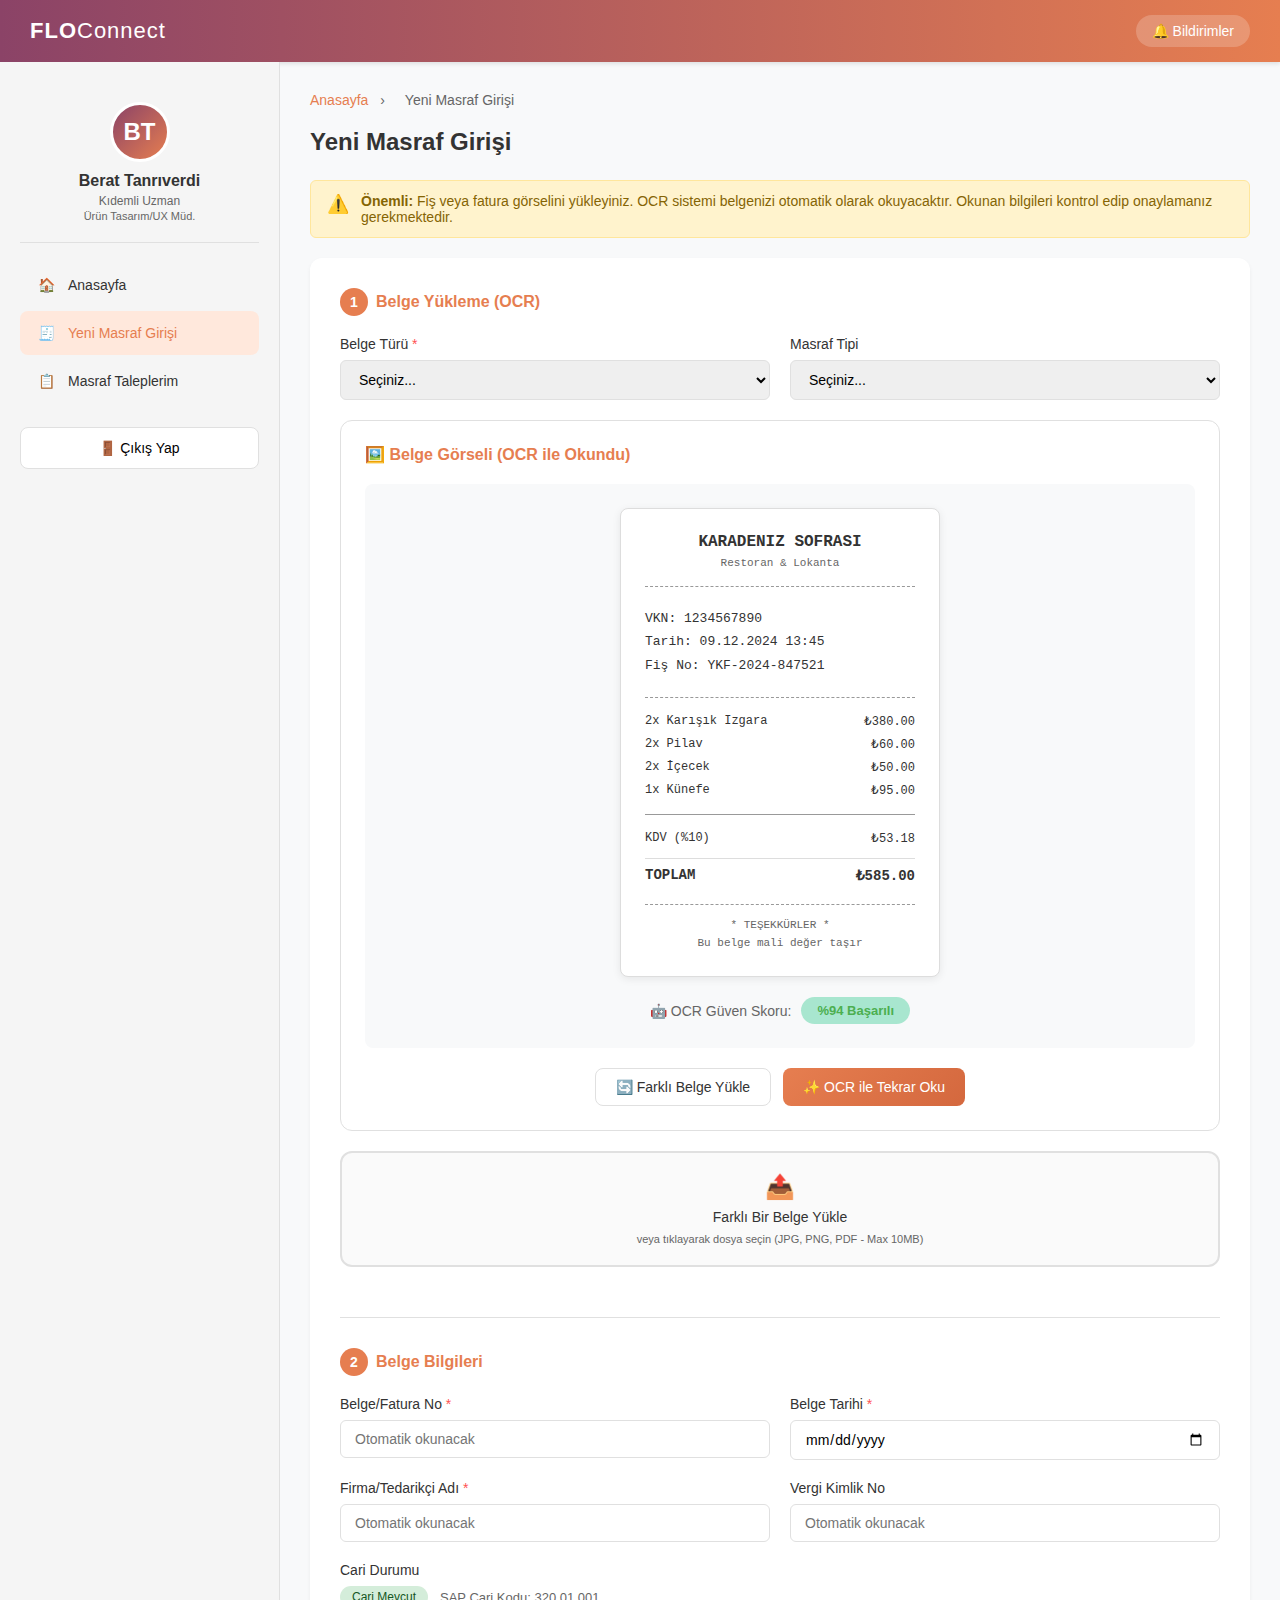
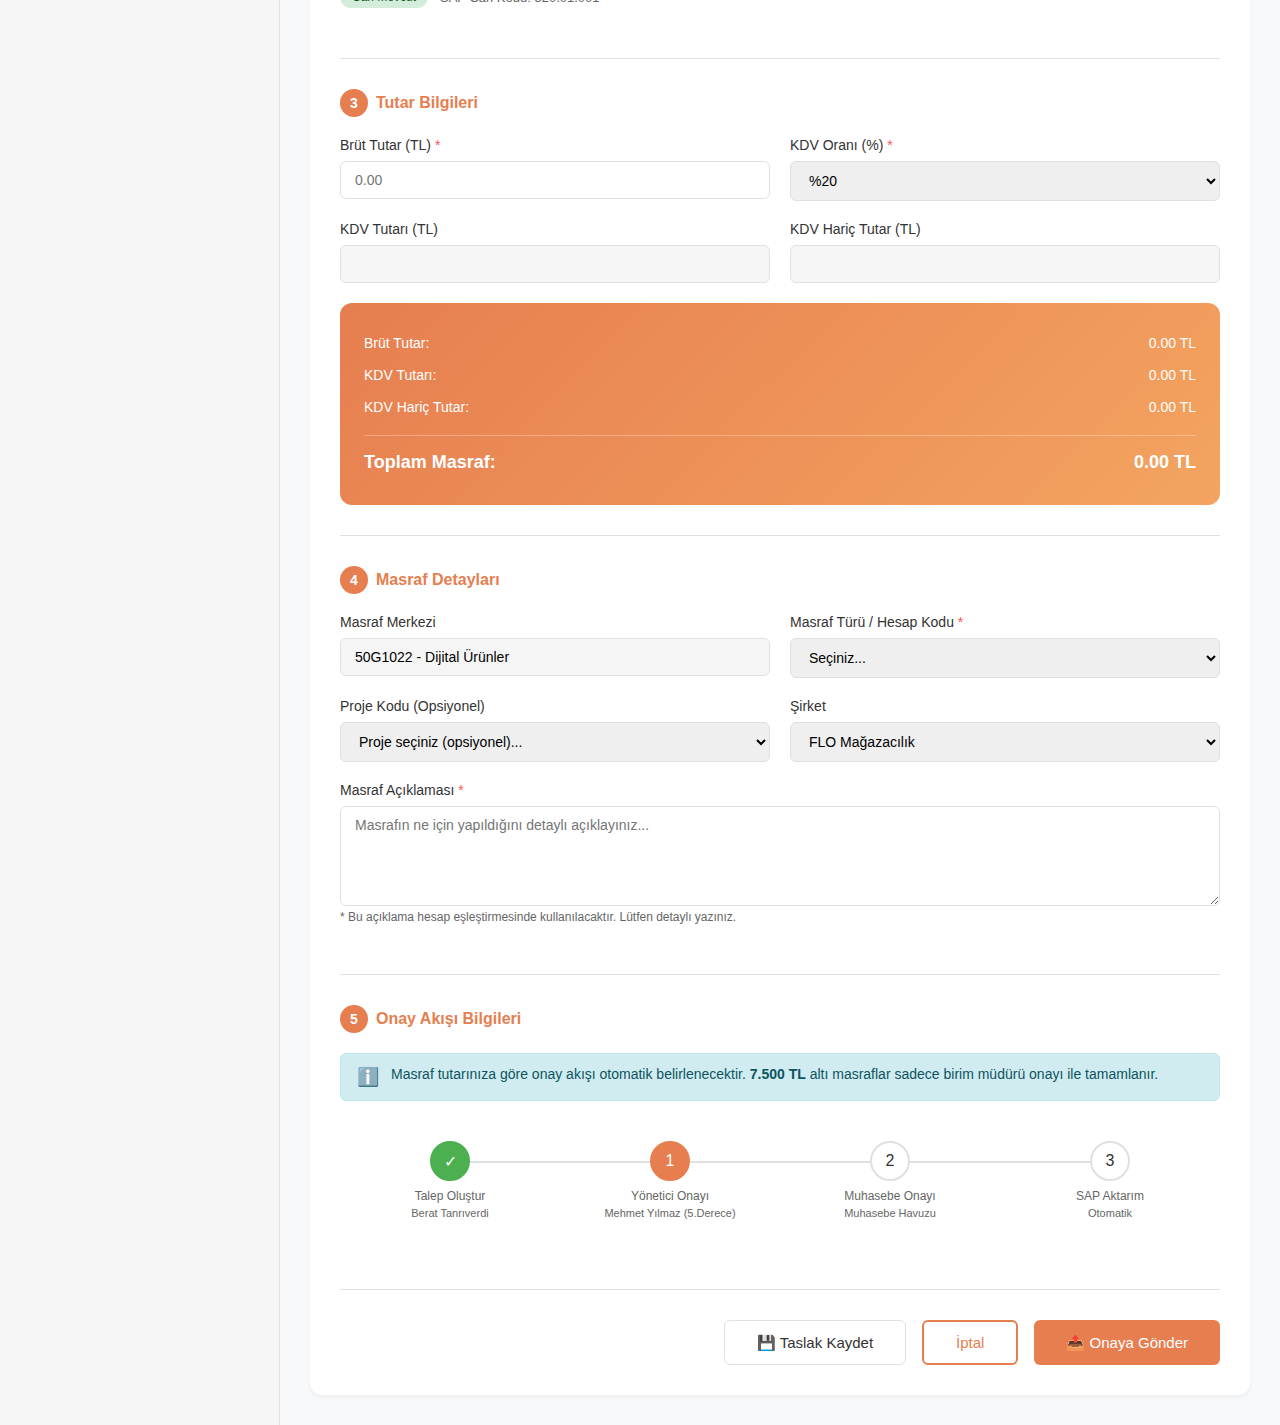
<file: masraf-formu.html>
<!DOCTYPE html>
<html lang="tr">
<head>
    <meta charset="UTF-8">
    <meta name="viewport" content="width=device-width, initial-scale=1.0">
    <title>Masraf Formu - FLOConnect</title>
    <link rel="stylesheet" href="css/styles.css">
</head>
<body>
    <!-- Header -->
    <header class="header">
        <button class="mobile-menu-toggle" onclick="toggleMobileMenu()">☰</button>
        <div class="logo">FLO<span style="font-weight: 300;">Connect</span></div>
        <div class="header-actions">
            <button class="notification-btn">🔔 Bildirimler</button>
        </div>
    </header>

    <!-- Mobile Overlay -->
    <div class="mobile-overlay" onclick="closeMobileMenu()"></div>

    <!-- Main Container -->
    <div class="container">
        <!-- Sidebar - Employee View -->
        <aside class="sidebar" id="sidebarEmployee">
            <button class="sidebar-close" onclick="closeMobileMenu()">✕</button>
            <div class="user-profile">
                <div class="user-avatar">BT</div>
                <div class="user-name">Berat Tanrıverdi</div>
                <div class="user-title">Kıdemli Uzman</div>
                <div class="user-role">Ürün Tasarım/UX Müd.</div>
            </div>

            <ul class="nav-menu">
                <li class="nav-item">
                    <a href="calisan-anasayfa.html" class="nav-link">
                        <span class="nav-icon">🏠</span>
                        Anasayfa
                    </a>
                </li>
                <li class="nav-item">
                    <a href="masraf-formu.html" class="nav-link active">
                        <span class="nav-icon">🧾</span>
                        Yeni Masraf Girişi
                    </a>
                </li>
                <li class="nav-item">
                    <a href="masraf-listesi.html" class="nav-link">
                        <span class="nav-icon">📋</span>
                        Masraf Taleplerim
                    </a>
                </li>
            </ul>

            <button class="logout-btn" onclick="window.location.href='index.html'">
                🚪 Çıkış Yap
            </button>
        </aside>

        <!-- Sidebar - Manager View -->
        <aside class="sidebar" id="sidebarManager" style="display: none;">
            <button class="sidebar-close" onclick="closeMobileMenu()">✕</button>
            <div class="user-profile">
                <div class="user-avatar" style="background: linear-gradient(135deg, var(--primary-burgundy), #A0516D);">MY</div>
                <div class="user-name">Mehmet Yılmaz</div>
                <div class="user-title">Dijital Ürünler Direktörü</div>
                <div class="user-role" style="background: linear-gradient(135deg, var(--primary-burgundy), #A0516D); color: white; padding: 4px 12px; border-radius: 12px; font-size: 11px;">4. Derece Onay Yetkisi</div>
            </div>

            <ul class="nav-menu">
                <li class="nav-item">
                    <a href="yonetici-anasayfa.html" class="nav-link">
                        <span class="nav-icon">🏠</span>
                        Anasayfa
                    </a>
                </li>
                <li class="nav-item">
                    <a href="onay-listesi.html" class="nav-link">
                        <span class="nav-icon">⏳</span>
                        Onay Bekleyenler
                        <span style="background: var(--warning-red); color: white; padding: 2px 8px; border-radius: 10px; font-size: 11px; margin-left: auto;">7</span>
                    </a>
                </li>
                <li class="nav-item">
                    <a href="masraf-listesi.html?view=all" class="nav-link">
                        <span class="nav-icon">📋</span>
                        Masraflarım
                    </a>
                </li>
                <li class="nav-item">
                    <a href="masraf-listesi.html?view=team" class="nav-link">
                        <span class="nav-icon">👥</span>
                        Ekip Masrafları
                    </a>
                </li>
                <li class="nav-item">
                    <a href="masraf-formu.html?role=manager" class="nav-link active">
                        <span class="nav-icon">🧾</span>
                        Masraf Girişi
                    </a>
                </li>
            </ul>

            <button class="logout-btn" onclick="window.location.href='index.html'">
                🚪 Çıkış Yap
            </button>
        </aside>

        <!-- Main Content -->
        <main class="main-content">
            <!-- Alert Container -->
            <div id="alertContainer"></div>

            <!-- Breadcrumb -->
            <div class="breadcrumb">
                <a href="calisan-anasayfa.html">Anasayfa</a>
                <span>›</span>
                <span>Yeni Masraf Girişi</span>
            </div>

            <h1 class="page-title">Yeni Masraf Girişi</h1>

            <!-- Warning Alert -->
            <div class="alert alert-warning">
                <span class="alert-icon">⚠️</span>
                <div>
                    <strong>Önemli:</strong> Fiş veya fatura görselini yükleyiniz. OCR sistemi belgenizi otomatik olarak okuyacaktır.
                    Okunan bilgileri kontrol edip onaylamanız gerekmektedir.
                </div>
            </div>

            <div class="form-container">
                <!-- Section 1: Belge Yükleme -->
                <div class="form-section">
                    <h2 class="section-title">
                        <span class="section-number">1</span>
                        Belge Yükleme (OCR)
                    </h2>

                    <div class="form-row">
                        <div class="form-group">
                            <label class="form-label required">Belge Türü</label>
                            <select class="form-select" id="belgeTuru">
                                <option value="">Seçiniz...</option>
                                <option value="fatura">Fatura</option>
                                <option value="tevkifatli">Tevkifatlı Fatura</option>
                                <option value="fis">Yazar Kasa / Perakende Satış Fişi</option>
                                <option value="yurtdisi">Yurtdışı Faturası</option>
                                <option value="dekont">Dekont / Harç / Makbuz</option>
                                <option value="su">Su Faturası</option>
                                <option value="gider_pusulasi">Gider Pusulası</option>
                            </select>
                        </div>
                        <div class="form-group">
                            <label class="form-label">Masraf Tipi</label>
                            <select class="form-select" id="masrafTipi">
                                <option value="">Seçiniz...</option>
                                <option value="normal">Normal Masraf</option>
                                <option value="seyahat">Seyahat Masrafı</option>
                                <option value="kredi_karti">Kredi Kartı Masrafı</option>
                                <option value="kiralama">Kiralama Faturası</option>
                            </select>
                        </div>
                    </div>

                    <!-- Belge Görseli Preview -->
                    <div class="document-preview-card" id="documentPreviewCard">
                        <h3 class="preview-title">🖼️ Belge Görseli (OCR ile Okundu)</h3>
                        <div class="document-preview-container">
                            <!-- Simüle edilmiş fiş görseli -->
                            <div class="receipt-simple" id="receiptSimple">
                                <div class="receipt-simple-header">
                                    <strong class="receipt-simple-company">KARADENIZ SOFRASI</strong>
                                    <span class="receipt-simple-sub">Restoran & Lokanta</span>
                                </div>
                                <div class="receipt-simple-divider"></div>
                                <div class="receipt-simple-info">
                                    VKN: 1234567890<br>
                                    Tarih: 09.12.2024 13:45<br>
                                    Fiş No: YKF-2024-847521
                                </div>
                                <div class="receipt-simple-divider"></div>
                                <div class="receipt-simple-items">
                                    <div class="receipt-simple-item">
                                        <span>2x Karışık Izgara</span>
                                        <span>₺380.00</span>
                                    </div>
                                    <div class="receipt-simple-item">
                                        <span>2x Pilav</span>
                                        <span>₺60.00</span>
                                    </div>
                                    <div class="receipt-simple-item">
                                        <span>2x İçecek</span>
                                        <span>₺50.00</span>
                                    </div>
                                    <div class="receipt-simple-item">
                                        <span>1x Künefe</span>
                                        <span>₺95.00</span>
                                    </div>
                                </div>
                                <div class="receipt-simple-totals">
                                    <div class="receipt-simple-item">
                                        <span>KDV (%10)</span>
                                        <span>₺53.18</span>
                                    </div>
                                    <div class="receipt-simple-item total">
                                        <strong>TOPLAM</strong>
                                        <strong>₺585.00</strong>
                                    </div>
                                </div>
                                <div class="receipt-simple-footer">
                                    * TEŞEKKÜRLER *<br>
                                    Bu belge mali değer taşır
                                </div>
                            </div>

                            <div class="ocr-confidence-badge">
                                <span>🤖 OCR Güven Skoru:</span>
                                <span class="confidence-tag" id="ocrConfidenceTag">%94 Başarılı</span>
                            </div>
                        </div>

                        <div class="document-actions">
                            <button class="btn-action-secondary" onclick="retakePhoto()">
                                🔄 Farklı Belge Yükle
                            </button>
                            <button class="btn-action-primary" onclick="processOCR()">
                                ✨ OCR ile Tekrar Oku
                            </button>
                        </div>
                    </div>

                    <!-- OCR Processing Animation -->
                    <div class="ocr-processing" id="ocrProcessing" style="display: none;">
                        <div class="processing-animation">
                            <div class="scan-line"></div>
                            <div class="processing-icon">🔍</div>
                        </div>
                        <div class="processing-text">Belge Okunuyor...</div>
                        <div class="processing-steps">
                            <div class="step-item" id="step1">
                                <span class="step-dot"></span>
                                <span>Görüntü analiz ediliyor...</span>
                            </div>
                            <div class="step-item" id="step2">
                                <span class="step-dot"></span>
                                <span>Metin tanınıyor...</span>
                            </div>
                            <div class="step-item" id="step3">
                                <span class="step-dot"></span>
                                <span>Veriler çıkarılıyor...</span>
                            </div>
                            <div class="step-item" id="step4">
                                <span class="step-dot"></span>
                                <span>Form dolduruluyor...</span>
                            </div>
                        </div>
                    </div>

                    <!-- OCR Success Result -->
                    <div class="ocr-success" id="ocrSuccess" style="display: none;">
                        <div class="success-header">
                            <div class="success-icon">✅</div>
                            <div class="success-text">
                                <h3>OCR Başarılı!</h3>
                                <p>Belge bilgileri otomatik olarak dolduruldu</p>
                            </div>
                            <div class="confidence-score">
                                <div class="score-circle">
                                    <span class="score-value">94%</span>
                                </div>
                                <span class="score-label">Doğruluk</span>
                            </div>
                        </div>
                        <div class="ocr-extracted-preview">
                            <div class="extracted-item">
                                <span class="extracted-label">Firma:</span>
                                <span class="extracted-value">KARADENIZ SOFRASI</span>
                            </div>
                            <div class="extracted-item">
                                <span class="extracted-label">Tarih:</span>
                                <span class="extracted-value">09.12.2024</span>
                            </div>
                            <div class="extracted-item">
                                <span class="extracted-label">Tutar:</span>
                                <span class="extracted-value highlight">₺585.00</span>
                            </div>
                        </div>
                    </div>

                    <!-- File Upload Area (Yeni Belge Yükleme) -->
                    <div class="file-upload-area collapsed" id="uploadArea">
                        <input type="file" id="fileInput" accept="image/*,.pdf" multiple>
                        <div class="upload-icon">📤</div>
                        <div class="upload-text">Farklı Bir Belge Yükle</div>
                        <div class="upload-hint">veya tıklayarak dosya seçin (JPG, PNG, PDF - Max 10MB)</div>
                    </div>

                    <!-- Uploaded Files List -->
                    <div class="uploaded-files" id="uploadedFiles"></div>
                </div>

                <!-- Section 2: Belge Bilgileri -->
                <div class="form-section">
                    <h2 class="section-title">
                        <span class="section-number">2</span>
                        Belge Bilgileri
                    </h2>

                    <div class="form-row">
                        <div class="form-group">
                            <label class="form-label required">Belge/Fatura No</label>
                            <input type="text" class="form-input" id="belgeNo" placeholder="Otomatik okunacak">
                        </div>
                        <div class="form-group">
                            <label class="form-label required">Belge Tarihi</label>
                            <input type="date" class="form-input" id="belgeTarihi">
                        </div>
                    </div>

                    <div class="form-row">
                        <div class="form-group">
                            <label class="form-label required">Firma/Tedarikçi Adı</label>
                            <input type="text" class="form-input" id="firmaAdi" placeholder="Otomatik okunacak">
                        </div>
                        <div class="form-group">
                            <label class="form-label">Vergi Kimlik No</label>
                            <input type="text" class="form-input" id="vergiNo" placeholder="Otomatik okunacak">
                        </div>
                    </div>

                    <div class="form-row">
                        <div class="form-group" style="grid-column: 1 / -1;">
                            <label class="form-label">Cari Durumu</label>
                            <div style="display: flex; gap: 12px; align-items: center;">
                                <span class="status-badge status-approved" id="cariDurum">Cari Mevcut</span>
                                <span style="font-size: 13px; color: var(--text-secondary);">SAP Cari Kodu: 320.01.001</span>
                            </div>
                        </div>
                    </div>
                </div>

                <!-- Section 3: Tutar Bilgileri -->
                <div class="form-section">
                    <h2 class="section-title">
                        <span class="section-number">3</span>
                        Tutar Bilgileri
                    </h2>

                    <div class="form-row">
                        <div class="form-group">
                            <label class="form-label required">Brüt Tutar (TL)</label>
                            <input type="number" class="form-input" id="brutTutar" step="0.01" placeholder="0.00" oninput="updateAmountSummary()">
                        </div>
                        <div class="form-group">
                            <label class="form-label required">KDV Oranı (%)</label>
                            <select class="form-select" id="kdvOrani" onchange="updateAmountSummary()">
                                <option value="0">%0</option>
                                <option value="1">%1</option>
                                <option value="10">%10</option>
                                <option value="20" selected>%20</option>
                            </select>
                        </div>
                    </div>

                    <div class="form-row">
                        <div class="form-group">
                            <label class="form-label">KDV Tutarı (TL)</label>
                            <input type="number" class="form-input" id="kdvTutari" step="0.01" readonly style="background: #f5f5f5;">
                        </div>
                        <div class="form-group">
                            <label class="form-label">KDV Hariç Tutar (TL)</label>
                            <input type="number" class="form-input" id="netTutar" step="0.01" readonly style="background: #f5f5f5;">
                        </div>
                    </div>

                    <!-- Tevkifat Alanları (Tevkifatlı Fatura için) -->
                    <div id="tevkifatAlanlari" style="display: none;">
                        <div class="form-row">
                            <div class="form-group">
                                <label class="form-label required">Tevkifat Oranı</label>
                                <select class="form-select" id="tevkifatOrani" onchange="updateTevkifat()">
                                    <option value="0">Tevkifat Yok</option>
                                    <option value="2/10">2/10 - Yapım İşleri</option>
                                    <option value="4/10">4/10 - Temizlik Hizmetleri</option>
                                    <option value="5/10">5/10 - Makine Bakım</option>
                                    <option value="7/10">7/10 - Etüt, Plan Proje</option>
                                    <option value="9/10">9/10 - Yapı Denetim</option>
                                </select>
                            </div>
                            <div class="form-group">
                                <label class="form-label">Tevkifat Tutarı (TL)</label>
                                <input type="number" class="form-input" id="tevkifatTutari" step="0.01" readonly style="background: #f5f5f5;">
                            </div>
                        </div>
                        <div class="alert alert-info">
                            <span class="alert-icon">ℹ️</span>
                            <span>Tevkifatlı faturalarda KDV'nin bir kısmı satıcı tarafından beyan edilir.</span>
                        </div>
                    </div>

                    <!-- Taşıt Gideri Ayrımı (%70 Gider / %30 KKEG) -->
                    <div id="tasitGideriAlanlari" style="display: none;">
                        <div class="alert alert-warning">
                            <span class="alert-icon">⚠️</span>
                            <div>
                                <strong>Taşıt Gideri Ayrımı:</strong> Bu masraf taşıt gideri olarak işaretlendi.<br>
                                <small>Tutar otomatik olarak %70 Gider ve %30 KKEG olarak ayrılacaktır.</small>
                            </div>
                        </div>
                        <div class="form-row">
                            <div class="form-group">
                                <label class="form-label">Gider Kısmı (%70)</label>
                                <input type="number" class="form-input" id="giderKismi" step="0.01" readonly style="background: #E8F5E9;">
                            </div>
                            <div class="form-group">
                                <label class="form-label">KKEG Kısmı (%30)</label>
                                <input type="number" class="form-input" id="kkegKismi" step="0.01" readonly style="background: #FFF3E0;">
                            </div>
                        </div>
                    </div>

                    <!-- Yurtdışı Masraf Alanları (gizli) -->
                    <div id="yurtdisiAlanlari" style="display: none;">
                        <div class="form-row">
                            <div class="form-group">
                                <label class="form-label">Döviz Tutarı</label>
                                <input type="number" class="form-input" id="yurtdisiTutar" step="0.01" oninput="convertCurrency()">
                            </div>
                            <div class="form-group">
                                <label class="form-label">Para Birimi</label>
                                <select class="form-select" id="paraBirimi">
                                    <option value="USD">USD - Amerikan Doları</option>
                                    <option value="EUR">EUR - Euro</option>
                                    <option value="GBP">GBP - İngiliz Sterlini</option>
                                </select>
                            </div>
                        </div>
                        <div class="form-row">
                            <div class="form-group">
                                <label class="form-label">Kur Oranı</label>
                                <input type="number" class="form-input" id="kurOrani" step="0.0001" oninput="convertCurrency()">
                            </div>
                            <div class="form-group">
                                <label class="form-label">TL Karşılığı</label>
                                <input type="number" class="form-input" id="tlKarsiligi" readonly style="background: #f5f5f5;">
                            </div>
                        </div>
                    </div>

                    <!-- Amount Summary -->
                    <div class="amount-summary">
                        <div class="amount-row">
                            <span>Brüt Tutar:</span>
                            <span id="summaryBrut">0.00 TL</span>
                        </div>
                        <div class="amount-row">
                            <span>KDV Tutarı:</span>
                            <span id="summaryKdv">0.00 TL</span>
                        </div>
                        <div class="amount-row">
                            <span>KDV Hariç Tutar:</span>
                            <span id="summaryNet">0.00 TL</span>
                        </div>
                        <div class="amount-row total">
                            <span>Toplam Masraf:</span>
                            <span id="summaryTotal">0.00 TL</span>
                        </div>
                    </div>
                </div>

                <!-- Section 4: Masraf Detayları -->
                <div class="form-section">
                    <h2 class="section-title">
                        <span class="section-number">4</span>
                        Masraf Detayları
                    </h2>

                    <div class="form-row">
                        <div class="form-group">
                            <label class="form-label">Masraf Merkezi</label>
                            <input type="text" class="form-input" id="masrafMerkezi" value="50G1022 - Dijital Ürünler" readonly style="background: #f5f5f5;">
                        </div>
                        <div class="form-group">
                            <label class="form-label required">Masraf Türü / Hesap Kodu</label>
                            <select class="form-select" id="hesapKodu">
                                <option value="">Seçiniz...</option>
                                <optgroup label="Genel Yönetim Giderleri - Merkez (770)">
                                    <option value="770.01">770.01 - Yemek Giderleri</option>
                                    <option value="770.02">770.02 - Ulaşım Giderleri</option>
                                    <option value="770.03">770.03 - Konaklama Giderleri</option>
                                    <option value="770.04">770.04 - Ofis Malzemesi</option>
                                    <option value="770.05">770.05 - Temsil Ağırlama</option>
                                    <option value="770.06">770.06 - Haberleşme Giderleri</option>
                                    <option value="770.07">770.07 - Taşıt Giderleri</option>
                                </optgroup>
                                <optgroup label="Pazarlama Satış Dağıtım - Mağazalar (760)">
                                    <option value="760.01">760.01 - Mağaza Giderleri</option>
                                    <option value="760.02">760.02 - Tanıtım Giderleri</option>
                                    <option value="760.03">760.03 - Satış Promosyon</option>
                                </optgroup>
                                <optgroup label="Ar-Ge / Tasarım Merkezi (750)">
                                    <option value="750.01">750.01 - Proje Giderleri</option>
                                    <option value="750.02">750.02 - Araştırma Giderleri</option>
                                    <option value="750.03">750.03 - Test ve Geliştirme</option>
                                </optgroup>
                                <optgroup label="Teknoloji Teknik Destek (740)">
                                    <option value="740.01">740.01 - Yazılım Giderleri</option>
                                    <option value="740.02">740.02 - Donanım Bakım</option>
                                    <option value="740.03">740.03 - IT Destek Hizmetleri</option>
                                </optgroup>
                                <optgroup label="Fabrika Giderleri (730)">
                                    <option value="730.01">730.01 - Üretim Giderleri</option>
                                    <option value="730.02">730.02 - Hammadde Giderleri</option>
                                    <option value="730.03">730.03 - Bakım Onarım</option>
                                </optgroup>
                                <optgroup label="Şirketlerarası Yansıtmalar (198)">
                                    <option value="198.01">198.01 - FLO Mağazacılık Yansıtma</option>
                                    <option value="198.02">198.02 - FLO Teknoloji Yansıtma</option>
                                    <option value="198.03">198.03 - Turuncu Yansıtma</option>
                                </optgroup>
                                <optgroup label="Kiralama Giderleri (632)">
                                    <option value="632.04.01">632.04.01 - Mağaza Asgari Kira</option>
                                    <option value="632.04.02">632.04.02 - Ortak Yönetim Gideri</option>
                                    <option value="632.04.03">632.04.03 - Ciro Kira Gideri</option>
                                </optgroup>
                            </select>
                        </div>
                    </div>

                    <div class="form-row">
                        <div class="form-group">
                            <label class="form-label">Proje Kodu (Opsiyonel)</label>
                            <select class="form-select" id="projeKodu">
                                <option value="">Proje seçiniz (opsiyonel)...</option>
                                <option value="PRJ001">PRJ001 - E-Ticaret Yenileme</option>
                                <option value="PRJ002">PRJ002 - Mobil Uygulama v2</option>
                                <option value="PRJ003">PRJ003 - CRM Entegrasyonu</option>
                            </select>
                        </div>
                        <div class="form-group">
                            <label class="form-label">Şirket</label>
                            <select class="form-select" id="sirket">
                                <option value="flo_magazacilik">FLO Mağazacılık</option>
                                <option value="turuncu">Turuncu Ayakkabı</option>
                                <option value="flo_teknoloji">FLO Teknoloji</option>
                                <option value="flo_ic_dis">FLO İç Dış Ticaret</option>
                            </select>
                        </div>
                    </div>

                    <div class="form-row">
                        <div class="form-group" style="grid-column: 1 / -1;">
                            <label class="form-label required">Masraf Açıklaması</label>
                            <textarea class="form-textarea" id="aciklama" placeholder="Masrafın ne için yapıldığını detaylı açıklayınız..." required></textarea>
                            <small style="color: var(--text-secondary); font-size: 12px; margin-top: 4px; display: block;">
                                * Bu açıklama hesap eşleştirmesinde kullanılacaktır. Lütfen detaylı yazınız.
                            </small>
                        </div>
                    </div>
                </div>

                <!-- Section 5: Onay Bilgileri -->
                <div class="form-section">
                    <h2 class="section-title">
                        <span class="section-number">5</span>
                        Onay Akışı Bilgileri
                    </h2>

                    <div class="alert alert-info">
                        <span class="alert-icon">ℹ️</span>
                        <div>
                            Masraf tutarınıza göre onay akışı otomatik belirlenecektir.
                            <strong>7.500 TL</strong> altı masraflar sadece birim müdürü onayı ile tamamlanır.
                        </div>
                    </div>

                    <!-- Approval Timeline Preview -->
                    <div class="approval-timeline">
                        <div class="approval-step completed">
                            <div class="step-circle">✓</div>
                            <div class="step-label">Talep Oluştur</div>
                            <div class="step-person">Berat Tanrıverdi</div>
                        </div>
                        <div class="approval-step current">
                            <div class="step-circle">1</div>
                            <div class="step-label">Yönetici Onayı</div>
                            <div class="step-person">Mehmet Yılmaz (5.Derece)</div>
                        </div>
                        <div class="approval-step">
                            <div class="step-circle">2</div>
                            <div class="step-label">Muhasebe Onayı</div>
                            <div class="step-person">Muhasebe Havuzu</div>
                        </div>
                        <div class="approval-step">
                            <div class="step-circle">3</div>
                            <div class="step-label">SAP Aktarım</div>
                            <div class="step-person">Otomatik</div>
                        </div>
                    </div>
                </div>

                <!-- Form Actions -->
                <div class="form-actions">
                    <button type="button" class="btn-secondary" onclick="saveDraft()">
                        💾 Taslak Kaydet
                    </button>
                    <button type="button" class="btn-outline" onclick="window.history.back()">
                        İptal
                    </button>
                    <button type="button" class="btn-primary" onclick="submitMasrafForm()">
                        📤 Onaya Gönder
                    </button>
                </div>
            </div>
        </main>
    </div>

    <script src="js/main.js"></script>
    <script>
        // Show/hide fields based on belge türü
        document.getElementById('belgeTuru').addEventListener('change', function() {
            const yurtdisiAlanlari = document.getElementById('yurtdisiAlanlari');
            const tevkifatAlanlari = document.getElementById('tevkifatAlanlari');

            // Yurtdışı alanları
            if (this.value === 'yurtdisi') {
                yurtdisiAlanlari.style.display = 'block';
            } else {
                yurtdisiAlanlari.style.display = 'none';
            }

            // Tevkifat alanları
            if (this.value === 'tevkifatli') {
                tevkifatAlanlari.style.display = 'block';
            } else {
                tevkifatAlanlari.style.display = 'none';
                document.getElementById('tevkifatOrani').value = '0';
                document.getElementById('tevkifatTutari').value = '';
            }
        });

        // Show/hide Taşıt Gideri alanları based on hesap kodu
        document.getElementById('hesapKodu').addEventListener('change', function() {
            const tasitGideriAlanlari = document.getElementById('tasitGideriAlanlari');

            if (this.value === '770.07') {
                tasitGideriAlanlari.style.display = 'block';
                updateTasitGideri();
            } else {
                tasitGideriAlanlari.style.display = 'none';
                document.getElementById('giderKismi').value = '';
                document.getElementById('kkegKismi').value = '';
            }
        });

        // Tevkifat hesaplama fonksiyonu
        function updateTevkifat() {
            const kdvTutari = parseFloat(document.getElementById('kdvTutari').value) || 0;
            const tevkifatOrani = document.getElementById('tevkifatOrani').value;

            if (tevkifatOrani && tevkifatOrani !== '0') {
                const [pay, payda] = tevkifatOrani.split('/').map(Number);
                const tevkifatTutari = kdvTutari * (pay / payda);
                document.getElementById('tevkifatTutari').value = tevkifatTutari.toFixed(2);
            } else {
                document.getElementById('tevkifatTutari').value = '';
            }
        }

        // Taşıt Gideri %70/%30 ayrımı hesaplama fonksiyonu
        function updateTasitGideri() {
            const netTutar = parseFloat(document.getElementById('netTutar').value) || 0;
            const hesapKodu = document.getElementById('hesapKodu').value;

            if (hesapKodu === '770.07' && netTutar > 0) {
                const giderKismi = netTutar * 0.70;
                const kkegKismi = netTutar * 0.30;

                document.getElementById('giderKismi').value = giderKismi.toFixed(2);
                document.getElementById('kkegKismi').value = kkegKismi.toFixed(2);
            }
        }

        // Override updateAmountSummary to also update tevkifat and tasit gideri
        const originalUpdateAmountSummary = window.updateAmountSummary || function() {};
        window.updateAmountSummary = function() {
            originalUpdateAmountSummary();

            // Tutar alanları güncelle
            const brutTutar = parseFloat(document.getElementById('brutTutar').value) || 0;
            const kdvOrani = parseFloat(document.getElementById('kdvOrani').value) || 0;

            const kdvHaricTutar = brutTutar / (1 + kdvOrani / 100);
            const kdvTutari = brutTutar - kdvHaricTutar;

            document.getElementById('kdvTutari').value = kdvTutari.toFixed(2);
            document.getElementById('netTutar').value = kdvHaricTutar.toFixed(2);

            // Summary alanları güncelle
            document.getElementById('summaryBrut').textContent = brutTutar.toFixed(2) + ' TL';
            document.getElementById('summaryKdv').textContent = kdvTutari.toFixed(2) + ' TL';
            document.getElementById('summaryNet').textContent = kdvHaricTutar.toFixed(2) + ' TL';
            document.getElementById('summaryTotal').textContent = brutTutar.toFixed(2) + ' TL';

            // Tevkifat güncelle
            if (document.getElementById('belgeTuru').value === 'tevkifatli') {
                updateTevkifat();
            }

            // Taşıt gideri güncelle
            if (document.getElementById('hesapKodu').value === '770.07') {
                updateTasitGideri();
            }

            // Tutar limiti kontrolü
            checkTutarLimiti(brutTutar);
        };

        // ============================================
        // KURAL SETLERİ - VALİDASYON FONKSİYONLARI
        // ============================================

        // Kural 1: Tutar Limiti Kontrolü (Değiştirilebilir)
        const TUTAR_LIMITI = 50000; // TL (ayarlanabilir)

        function checkTutarLimiti(tutar) {
            const alertContainer = document.getElementById('alertContainer');
            const existingLimitAlert = document.getElementById('limitAlert');

            if (tutar > TUTAR_LIMITI) {
                if (!existingLimitAlert) {
                    const alert = document.createElement('div');
                    alert.id = 'limitAlert';
                    alert.className = 'alert alert-error';
                    alert.innerHTML = `
                        <span class="alert-icon">🚫</span>
                        <div>
                            <strong>Tutar Limiti Aşıldı!</strong><br>
                            Masraf tutarı belirlenen limit olan <strong>${TUTAR_LIMITI.toLocaleString('tr-TR')} TL</strong>'yi aşmaktadır.
                            Bu masraf otomatik olarak onaylanamaz.
                        </div>
                    `;
                    alertContainer.appendChild(alert);
                }
            } else if (existingLimitAlert) {
                existingLimitAlert.remove();
            }
        }

        // Kural 2: Kabul Edilmeyen Gider Kalemleri (Değiştirilebilir)
        const REDDEDILEN_GIDER_KALEMLERI = [
            'tekel', 'alkol', 'sigara', 'tütün', 'içki', 'bira', 'şarap', 'rakı',
            'viski', 'votka', 'kumar', 'bahis', 'casino'
        ];

        function checkYasakliGiderKalemi(aciklama) {
            const alertContainer = document.getElementById('alertContainer');
            const existingGiderAlert = document.getElementById('giderAlert');
            const lowercaseAciklama = aciklama.toLowerCase();

            const bulunanYasakli = REDDEDILEN_GIDER_KALEMLERI.find(kalem =>
                lowercaseAciklama.includes(kalem)
            );

            if (bulunanYasakli) {
                if (!existingGiderAlert) {
                    const alert = document.createElement('div');
                    alert.id = 'giderAlert';
                    alert.className = 'alert alert-error';
                    alert.innerHTML = `
                        <span class="alert-icon">⛔</span>
                        <div>
                            <strong>Kabul Edilmeyen Gider Kalemi!</strong><br>
                            Açıklamada kabul edilmeyen gider kalemi tespit edildi: <strong>"${bulunanYasakli}"</strong><br>
                            <small>Bu tür masraflar şirket politikası gereği kabul edilmemektedir.</small>
                        </div>
                    `;
                    alertContainer.appendChild(alert);
                }
                return false;
            } else if (existingGiderAlert) {
                existingGiderAlert.remove();
            }
            return true;
        }

        // Açıklama alanı kontrolü
        document.getElementById('aciklama').addEventListener('input', function() {
            checkYasakliGiderKalemi(this.value);
        });

        // Kural 3: Mükerrer Fatura Kontrolü (Simülasyon)
        // Gerçek uygulamada API çağrısı ile kontrol edilecek
        const GECMIS_FATURALAR = [
            { firmaAdi: 'KARADENIZ SOFRASI', belgeNo: 'YKF-2024-847520', belgeTarihi: '2024-12-08' },
            { firmaAdi: 'MIGROS', belgeNo: 'F-2024-001234', belgeTarihi: '2024-12-07' }
        ];

        function checkMukerrerFatura() {
            const firmaAdi = document.getElementById('firmaAdi').value.toUpperCase();
            const belgeNo = document.getElementById('belgeNo').value;
            const belgeTarihi = document.getElementById('belgeTarihi').value;

            const alertContainer = document.getElementById('alertContainer');
            const existingMukerrerAlert = document.getElementById('mukerrerAlert');

            const mukerrer = GECMIS_FATURALAR.find(f =>
                f.firmaAdi.toUpperCase() === firmaAdi &&
                f.belgeNo === belgeNo &&
                f.belgeTarihi === belgeTarihi
            );

            if (mukerrer) {
                if (!existingMukerrerAlert) {
                    const alert = document.createElement('div');
                    alert.id = 'mukerrerAlert';
                    alert.className = 'alert alert-error';
                    alert.innerHTML = `
                        <span class="alert-icon">⚠️</span>
                        <div>
                            <strong>Mükerrer Fatura Uyarısı!</strong><br>
                            Bu fatura daha önce sisteme girilmiş görünüyor.<br>
                            <small>Firma: ${firmaAdi} | Belge No: ${belgeNo} | Tarih: ${belgeTarihi}</small>
                        </div>
                    `;
                    alertContainer.appendChild(alert);
                }
                return false;
            } else if (existingMukerrerAlert) {
                existingMukerrerAlert.remove();
            }
            return true;
        }

        // Belge alanları değiştiğinde mükerrer kontrolü
        ['firmaAdi', 'belgeNo', 'belgeTarihi'].forEach(fieldId => {
            document.getElementById(fieldId).addEventListener('change', checkMukerrerFatura);
        });

        // Kural 4: Şirket Eşleşme Kontrolü
        // Çalışanın bordro şirketi ile fatura şirketi uyumlu olmalı
        const KULLANICI_BORDRO_SIRKETI = 'flo_teknoloji'; // Örnek: Login'den gelecek
        const SIRKET_VKN_ESLESMESI = {
            'flo_magazacilik': ['1234567890', '9876543210'],
            'flo_teknoloji': ['1111111111', '2222222222'],
            'turuncu': ['3333333333', '4444444444'],
            'flo_ic_dis': ['5555555555', '6666666666']
        };

        function checkSirketEslesmesi() {
            const secilenSirket = document.getElementById('sirket').value;
            const alertContainer = document.getElementById('alertContainer');
            const existingSirketAlert = document.getElementById('sirketAlert');

            if (secilenSirket !== KULLANICI_BORDRO_SIRKETI) {
                if (!existingSirketAlert) {
                    const alert = document.createElement('div');
                    alert.id = 'sirketAlert';
                    alert.className = 'alert alert-warning';
                    alert.innerHTML = `
                        <span class="alert-icon">⚠️</span>
                        <div>
                            <strong>Şirket Uyumsuzluğu!</strong><br>
                            Bordro şirketiniz ile seçilen şirket farklı.
                            Farklı şirket adına masraf girişi için gerekçe belirtmeniz gerekmektedir.
                        </div>
                    `;
                    alertContainer.appendChild(alert);
                }
            } else if (existingSirketAlert) {
                existingSirketAlert.remove();
            }
        }

        document.getElementById('sirket').addEventListener('change', checkSirketEslesmesi);

        // Form submit validasyonu
        const originalSubmitMasrafForm = window.submitMasrafForm || function() {};
        window.submitMasrafForm = function() {
            const brutTutar = parseFloat(document.getElementById('brutTutar').value) || 0;
            const aciklama = document.getElementById('aciklama').value;
            const belgeTuru = document.getElementById('belgeTuru').value;
            const hesapKodu = document.getElementById('hesapKodu').value;

            // Zorunlu alan kontrolleri
            if (!belgeTuru) {
                showValidationAlert('Lütfen belge türünü seçiniz.', 'error');
                return;
            }
            if (!hesapKodu) {
                showValidationAlert('Lütfen masraf türü / hesap kodunu seçiniz.', 'error');
                return;
            }
            if (!aciklama.trim()) {
                showValidationAlert('Masraf açıklaması zorunludur.', 'error');
                return;
            }
            if (brutTutar <= 0) {
                showValidationAlert('Geçerli bir tutar giriniz.', 'error');
                return;
            }

            // Kural seti kontrolleri
            if (brutTutar > TUTAR_LIMITI) {
                showValidationAlert('Tutar limiti aşıldığı için bu masraf gönderilemez.', 'error');
                return;
            }

            if (!checkYasakliGiderKalemi(aciklama)) {
                showValidationAlert('Kabul edilmeyen gider kalemi içeren masraf gönderilemez.', 'error');
                return;
            }

            if (!checkMukerrerFatura()) {
                showValidationAlert('Mükerrer fatura tespit edildi. Lütfen kontrol ediniz.', 'error');
                return;
            }

            // Tüm kontroller geçti, formu gönder
            showAlert('success', 'Masraf talebiniz başarıyla onaya gönderildi!');
            setTimeout(() => {
                window.location.href = 'masraf-listesi.html';
            }, 2000);
        };

        // Alert gösterme fonksiyonu (main.js ile uyumlu)
        // Not: main.js'deki showAlert(type, message) fonksiyonunu kullanıyoruz
        // Bu sayfaya özel validasyon alertleri için ayrı bir fonksiyon tanımlıyoruz
        function showValidationAlert(message, type) {
            const alertContainer = document.getElementById('alertContainer');
            const alert = document.createElement('div');
            alert.className = `alert alert-${type}`;
            alert.innerHTML = `
                <span class="alert-icon">${type === 'error' ? '❌' : '✅'}</span>
                <span>${message}</span>
                <button onclick="this.parentElement.remove()" style="margin-left: auto; background: none; border: none; cursor: pointer; font-size: 18px;">×</button>
            `;
            alertContainer.prepend(alert);

            if (type === 'success') {
                setTimeout(() => alert.remove(), 5000);
            }
        }

        // Yönetici görünümü kontrolü
        function checkManagerView() {
            const urlParams = new URLSearchParams(window.location.search);
            const isManagerRole = urlParams.get('role') === 'manager';

            if (isManagerRole) {
                document.getElementById('sidebarEmployee').style.display = 'none';
                document.getElementById('sidebarManager').style.display = 'block';
            }
        }

        // Sayfa yüklendiğinde yönetici kontrolü yap
        document.addEventListener('DOMContentLoaded', checkManagerView);
    </script>
</body>
</html>
</file>
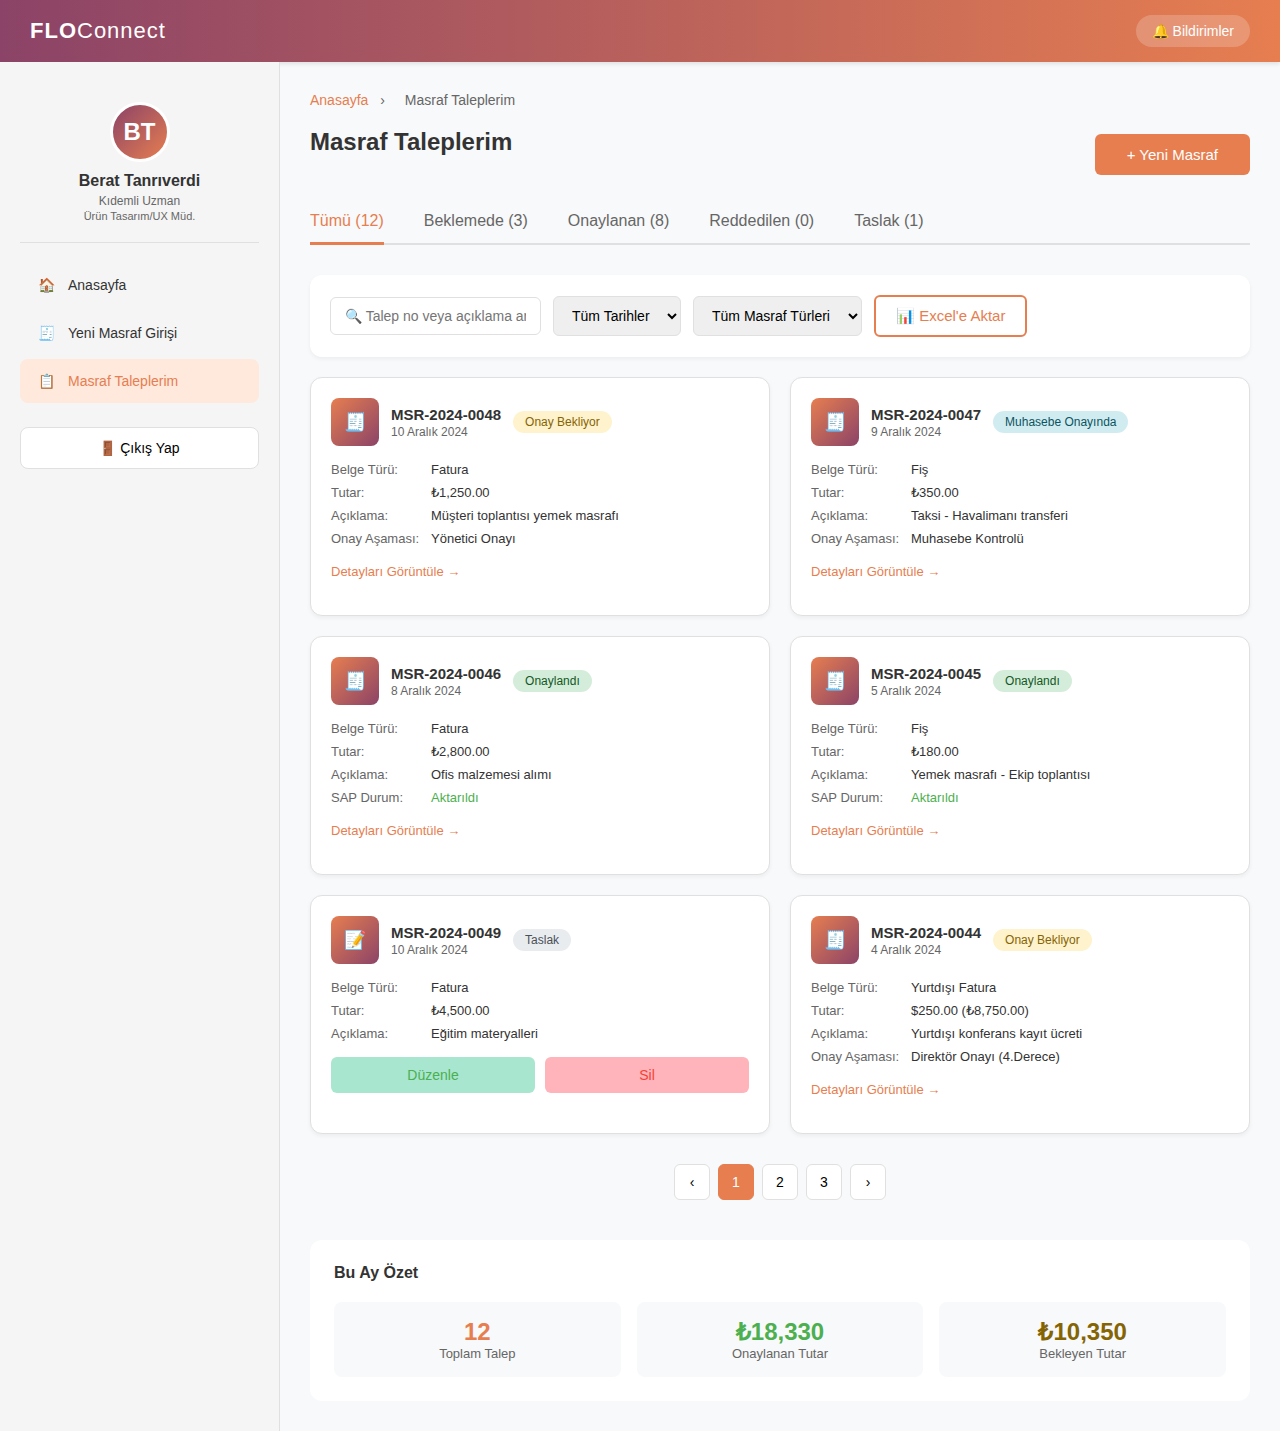
<file: masraf-listesi.html>
<!DOCTYPE html>
<html lang="tr">
<head>
    <meta charset="UTF-8">
    <meta name="viewport" content="width=device-width, initial-scale=1.0">
    <title>Masraf Taleplerim - FLOConnect</title>
    <link rel="stylesheet" href="css/styles.css">
    <style>
        /* Manager View Tabs */
        .main-tabs {
            display: flex;
            gap: 0;
            margin-bottom: 24px;
            background: white;
            border-radius: 12px;
            padding: 4px;
            box-shadow: 0 2px 8px rgba(0,0,0,0.05);
        }
        .main-tab {
            flex: 1;
            padding: 16px 24px;
            text-align: center;
            cursor: pointer;
            border-radius: 10px;
            font-weight: 600;
            font-size: 15px;
            color: var(--text-secondary);
            transition: all 0.3s;
            border: 2px solid transparent;
        }
        .main-tab:hover {
            background: #F8F9FA;
        }
        .main-tab.active {
            background: linear-gradient(135deg, var(--primary-burgundy), var(--primary-orange));
            color: white;
        }
        .main-tab .tab-count {
            display: inline-block;
            background: rgba(255,255,255,0.2);
            padding: 2px 8px;
            border-radius: 10px;
            font-size: 12px;
            margin-left: 8px;
        }
        .main-tab.active .tab-count {
            background: rgba(255,255,255,0.3);
        }
        .main-tab:not(.active) .tab-count {
            background: #E9ECEF;
        }

        /* Employee Badge in Cards */
        .employee-badge {
            display: inline-flex;
            align-items: center;
            gap: 6px;
            background: linear-gradient(135deg, var(--primary-orange), var(--primary-burgundy));
            color: white;
            padding: 4px 10px;
            border-radius: 12px;
            font-size: 12px;
            font-weight: 500;
            margin-bottom: 8px;
        }
        .employee-avatar-small {
            width: 20px;
            height: 20px;
            border-radius: 50%;
            background: rgba(255,255,255,0.3);
            display: flex;
            align-items: center;
            justify-content: center;
            font-size: 10px;
            font-weight: 600;
        }

        /* Employee Filter */
        .employee-filter {
            display: none;
        }
        .employee-filter.visible {
            display: block;
        }
    </style>
</head>
<body>
    <!-- Header -->
    <header class="header">
        <button class="mobile-menu-toggle" onclick="toggleMobileMenu()">☰</button>
        <div class="logo">FLO<span style="font-weight: 300;">Connect</span></div>
        <div class="header-actions">
            <button class="notification-btn">🔔 Bildirimler</button>
        </div>
    </header>

    <!-- Mobile Overlay -->
    <div class="mobile-overlay" onclick="closeMobileMenu()"></div>

    <!-- Main Container -->
    <div class="container">
        <!-- Sidebar - Employee View -->
        <aside class="sidebar" id="sidebarEmployee">
            <button class="sidebar-close" onclick="closeMobileMenu()">✕</button>
            <div class="user-profile">
                <div class="user-avatar">BT</div>
                <div class="user-name">Berat Tanrıverdi</div>
                <div class="user-title">Kıdemli Uzman</div>
                <div class="user-role">Ürün Tasarım/UX Müd.</div>
            </div>

            <ul class="nav-menu">
                <li class="nav-item">
                    <a href="calisan-anasayfa.html" class="nav-link">
                        <span class="nav-icon">🏠</span>
                        Anasayfa
                    </a>
                </li>
                <li class="nav-item">
                    <a href="masraf-formu.html" class="nav-link">
                        <span class="nav-icon">🧾</span>
                        Yeni Masraf Girişi
                    </a>
                </li>
                <li class="nav-item">
                    <a href="masraf-listesi.html" class="nav-link active">
                        <span class="nav-icon">📋</span>
                        Masraf Taleplerim
                    </a>
                </li>
            </ul>

            <button class="logout-btn" onclick="window.location.href='index.html'">
                🚪 Çıkış Yap
            </button>
        </aside>

        <!-- Sidebar - Manager View -->
        <aside class="sidebar" id="sidebarManager" style="display: none;">
            <button class="sidebar-close" onclick="closeMobileMenu()">✕</button>
            <div class="user-profile">
                <div class="user-avatar" style="background: linear-gradient(135deg, var(--primary-burgundy), #A0516D);">MY</div>
                <div class="user-name">Mehmet Yılmaz</div>
                <div class="user-title">Dijital Ürünler Direktörü</div>
                <div class="user-role" style="background: linear-gradient(135deg, var(--primary-burgundy), #A0516D); color: white; padding: 4px 12px; border-radius: 12px; font-size: 11px;">4. Derece Onay Yetkisi</div>
            </div>

            <ul class="nav-menu">
                <li class="nav-item">
                    <a href="yonetici-anasayfa.html" class="nav-link">
                        <span class="nav-icon">🏠</span>
                        Anasayfa
                    </a>
                </li>
                <li class="nav-item">
                    <a href="onay-listesi.html" class="nav-link">
                        <span class="nav-icon">⏳</span>
                        Onay Bekleyenler
                        <span style="background: var(--warning-red); color: white; padding: 2px 8px; border-radius: 10px; font-size: 11px; margin-left: auto;">7</span>
                    </a>
                </li>
                <li class="nav-item">
                    <a href="masraf-listesi.html?view=all" class="nav-link" id="menuMasraflarim">
                        <span class="nav-icon">📋</span>
                        Masraflarım
                        <span style="background: var(--primary-orange); color: white; padding: 2px 8px; border-radius: 10px; font-size: 11px; margin-left: auto;">5</span>
                    </a>
                </li>
                <li class="nav-item">
                    <a href="masraf-listesi.html?view=team" class="nav-link" id="menuEkipMasraflari">
                        <span class="nav-icon">👥</span>
                        Ekip Masrafları
                        <span style="background: var(--primary-orange); color: white; padding: 2px 8px; border-radius: 10px; font-size: 11px; margin-left: auto;">23</span>
                    </a>
                </li>
                <li class="nav-item">
                    <a href="masraf-formu.html?role=manager" class="nav-link">
                        <span class="nav-icon">🧾</span>
                        Masraf Girişi
                    </a>
                </li>
            </ul>

            <button class="logout-btn" onclick="window.location.href='index.html'">
                🚪 Çıkış Yap
            </button>
        </aside>

        <!-- Main Content -->
        <main class="main-content">
            <!-- Breadcrumb - Employee -->
            <div class="breadcrumb" id="breadcrumbEmployee">
                <a href="calisan-anasayfa.html">Anasayfa</a>
                <span>›</span>
                <span>Masraf Taleplerim</span>
            </div>

            <!-- Breadcrumb - Manager -->
            <div class="breadcrumb" id="breadcrumbManager" style="display: none;">
                <a href="yonetici-anasayfa.html">Anasayfa</a>
                <span>›</span>
                <span id="breadcrumbTitle">Masraflarım</span>
            </div>

            <!-- Content Header - Employee -->
            <div class="content-header" id="headerEmployee">
                <h1 class="page-title">Masraf Taleplerim</h1>
                <a href="masraf-formu.html" class="btn-primary" style="text-decoration: none;">
                    + Yeni Masraf
                </a>
            </div>

            <!-- Content Header - Manager -->
            <div class="content-header" id="headerManager" style="display: none;">
                <h1 class="page-title" id="pageTitle">Masraflarım</h1>
                <a href="masraf-formu.html?role=manager" class="btn-primary" style="text-decoration: none;">
                    + Yeni Masraf
                </a>
            </div>

            <!-- Status Tabs -->
            <div class="tabs" id="statusTabs">
                <div class="tab active" onclick="filterByStatus('all')">Tümü (12)</div>
                <div class="tab" onclick="filterByStatus('pending')">Beklemede (3)</div>
                <div class="tab" onclick="filterByStatus('approved')">Onaylanan (8)</div>
                <div class="tab" onclick="filterByStatus('rejected')">Reddedilen (0)</div>
                <div class="tab" onclick="filterByStatus('draft')">Taslak (1)</div>
            </div>

            <!-- Status Tabs - Team View -->
            <div class="tabs" id="statusTabsTeam" style="display: none;">
                <div class="tab active" onclick="filterByStatus('all')">Tümü (23)</div>
                <div class="tab" onclick="filterByStatus('pending')">Beklemede (7)</div>
                <div class="tab" onclick="filterByStatus('approved')">Onaylanan (14)</div>
                <div class="tab" onclick="filterByStatus('rejected')">Reddedilen (2)</div>
            </div>

            <!-- Filter Section -->
            <div class="filter-section">
                <div class="filter-controls">
                    <div class="form-group" style="min-width: 200px;">
                        <input type="text" class="form-input" placeholder="🔍 Talep no veya açıklama ara...">
                    </div>
                    <div class="form-group employee-filter" id="employeeFilter">
                        <select class="form-select" id="employeeSelect" onchange="filterByEmployee(this.value)">
                            <option value="">Tüm Çalışanlar</option>
                            <option value="ayse">Ayşe Kaya</option>
                            <option value="can">Can Yılmaz</option>
                            <option value="elif">Elif Öztürk</option>
                            <option value="berat">Berat Tanrıverdi</option>
                            <option value="selin">Selin Aydın</option>
                            <option value="murat">Murat Koç</option>
                            <option value="zeynep">Zeynep Demir</option>
                        </select>
                    </div>
                    <div class="form-group">
                        <select class="form-select">
                            <option value="">Tüm Tarihler</option>
                            <option value="today">Bugün</option>
                            <option value="week">Bu Hafta</option>
                            <option value="month">Bu Ay</option>
                            <option value="year">Bu Yıl</option>
                        </select>
                    </div>
                    <div class="form-group">
                        <select class="form-select">
                            <option value="">Tüm Masraf Türleri</option>
                            <option value="fatura">Fatura</option>
                            <option value="fis">Fiş</option>
                            <option value="yurtdisi">Yurtdışı</option>
                        </select>
                    </div>
                    <button class="btn-outline" style="padding: 10px 20px; display: flex; align-items: center; gap: 8px;">
                        📊 Excel'e Aktar
                    </button>
                </div>
            </div>

            <!-- Request Cards - My Expenses -->
            <div class="card-grid" id="myExpensesGrid">
                <!-- Card 1 - Onay Bekliyor -->
                <div class="request-card" data-status="pending">
                    <div class="card-header">
                        <div class="card-avatar">🧾</div>
                        <div class="card-user-info">
                            <h3>MSR-2024-0048</h3>
                            <p>10 Aralık 2024</p>
                        </div>
                        <span class="status-badge status-pending">Onay Bekliyor</span>
                    </div>
                    <div class="card-details">
                        <div class="detail-row">
                            <span class="detail-label">Belge Türü:</span>
                            <span class="detail-value">Fatura</span>
                        </div>
                        <div class="detail-row">
                            <span class="detail-label">Tutar:</span>
                            <span class="detail-value">₺1,250.00</span>
                        </div>
                        <div class="detail-row">
                            <span class="detail-label">Açıklama:</span>
                            <span class="detail-value">Müşteri toplantısı yemek masrafı</span>
                        </div>
                        <div class="detail-row">
                            <span class="detail-label">Onay Aşaması:</span>
                            <span class="detail-value">Yönetici Onayı</span>
                        </div>
                    </div>
                    <a class="card-link" href="masraf-detay.html?id=0048">Detayları Görüntüle →</a>
                </div>

                <!-- Card 2 - Muhasebe Onayında -->
                <div class="request-card" data-status="pending">
                    <div class="card-header">
                        <div class="card-avatar">🧾</div>
                        <div class="card-user-info">
                            <h3>MSR-2024-0047</h3>
                            <p>9 Aralık 2024</p>
                        </div>
                        <span class="status-badge status-waiting">Muhasebe Onayında</span>
                    </div>
                    <div class="card-details">
                        <div class="detail-row">
                            <span class="detail-label">Belge Türü:</span>
                            <span class="detail-value">Fiş</span>
                        </div>
                        <div class="detail-row">
                            <span class="detail-label">Tutar:</span>
                            <span class="detail-value">₺350.00</span>
                        </div>
                        <div class="detail-row">
                            <span class="detail-label">Açıklama:</span>
                            <span class="detail-value">Taksi - Havalimanı transferi</span>
                        </div>
                        <div class="detail-row">
                            <span class="detail-label">Onay Aşaması:</span>
                            <span class="detail-value">Muhasebe Kontrolü</span>
                        </div>
                    </div>
                    <a class="card-link" href="masraf-detay.html?id=0047">Detayları Görüntüle →</a>
                </div>

                <!-- Card 3 - Onaylandı -->
                <div class="request-card" data-status="approved">
                    <div class="card-header">
                        <div class="card-avatar">🧾</div>
                        <div class="card-user-info">
                            <h3>MSR-2024-0046</h3>
                            <p>8 Aralık 2024</p>
                        </div>
                        <span class="status-badge status-approved">Onaylandı</span>
                    </div>
                    <div class="card-details">
                        <div class="detail-row">
                            <span class="detail-label">Belge Türü:</span>
                            <span class="detail-value">Fatura</span>
                        </div>
                        <div class="detail-row">
                            <span class="detail-label">Tutar:</span>
                            <span class="detail-value">₺2,800.00</span>
                        </div>
                        <div class="detail-row">
                            <span class="detail-label">Açıklama:</span>
                            <span class="detail-value">Ofis malzemesi alımı</span>
                        </div>
                        <div class="detail-row">
                            <span class="detail-label">SAP Durum:</span>
                            <span class="detail-value" style="color: var(--success-dark);">Aktarıldı</span>
                        </div>
                    </div>
                    <a class="card-link" href="masraf-detay.html?id=0046">Detayları Görüntüle →</a>
                </div>

                <!-- Card 4 - Onaylandı -->
                <div class="request-card" data-status="approved">
                    <div class="card-header">
                        <div class="card-avatar">🧾</div>
                        <div class="card-user-info">
                            <h3>MSR-2024-0045</h3>
                            <p>5 Aralık 2024</p>
                        </div>
                        <span class="status-badge status-approved">Onaylandı</span>
                    </div>
                    <div class="card-details">
                        <div class="detail-row">
                            <span class="detail-label">Belge Türü:</span>
                            <span class="detail-value">Fiş</span>
                        </div>
                        <div class="detail-row">
                            <span class="detail-label">Tutar:</span>
                            <span class="detail-value">₺180.00</span>
                        </div>
                        <div class="detail-row">
                            <span class="detail-label">Açıklama:</span>
                            <span class="detail-value">Yemek masrafı - Ekip toplantısı</span>
                        </div>
                        <div class="detail-row">
                            <span class="detail-label">SAP Durum:</span>
                            <span class="detail-value" style="color: var(--success-dark);">Aktarıldı</span>
                        </div>
                    </div>
                    <a class="card-link" href="masraf-detay.html?id=0045">Detayları Görüntüle →</a>
                </div>

                <!-- Card 5 - Taslak -->
                <div class="request-card" data-status="draft">
                    <div class="card-header">
                        <div class="card-avatar">📝</div>
                        <div class="card-user-info">
                            <h3>MSR-2024-0049</h3>
                            <p>10 Aralık 2024</p>
                        </div>
                        <span class="status-badge status-draft">Taslak</span>
                    </div>
                    <div class="card-details">
                        <div class="detail-row">
                            <span class="detail-label">Belge Türü:</span>
                            <span class="detail-value">Fatura</span>
                        </div>
                        <div class="detail-row">
                            <span class="detail-label">Tutar:</span>
                            <span class="detail-value">₺4,500.00</span>
                        </div>
                        <div class="detail-row">
                            <span class="detail-label">Açıklama:</span>
                            <span class="detail-value">Eğitim materyalleri</span>
                        </div>
                    </div>
                    <div class="card-actions">
                        <button class="btn btn-approve" onclick="window.location.href='masraf-formu.html?edit=0049'">Düzenle</button>
                        <button class="btn btn-reject">Sil</button>
                    </div>
                </div>

                <!-- Card 6 - Onay Bekliyor -->
                <div class="request-card" data-status="pending">
                    <div class="card-header">
                        <div class="card-avatar">🧾</div>
                        <div class="card-user-info">
                            <h3>MSR-2024-0044</h3>
                            <p>4 Aralık 2024</p>
                        </div>
                        <span class="status-badge status-pending">Onay Bekliyor</span>
                    </div>
                    <div class="card-details">
                        <div class="detail-row">
                            <span class="detail-label">Belge Türü:</span>
                            <span class="detail-value">Yurtdışı Fatura</span>
                        </div>
                        <div class="detail-row">
                            <span class="detail-label">Tutar:</span>
                            <span class="detail-value">$250.00 (₺8,750.00)</span>
                        </div>
                        <div class="detail-row">
                            <span class="detail-label">Açıklama:</span>
                            <span class="detail-value">Yurtdışı konferans kayıt ücreti</span>
                        </div>
                        <div class="detail-row">
                            <span class="detail-label">Onay Aşaması:</span>
                            <span class="detail-value">Direktör Onayı (4.Derece)</span>
                        </div>
                    </div>
                    <a class="card-link" href="masraf-detay.html?id=0044">Detayları Görüntüle →</a>
                </div>
            </div>

            <!-- Request Cards - Team Expenses (Manager View) -->
            <div class="card-grid" id="teamExpensesGrid" style="display: none;">
                <!-- Team Card 1 - Ayşe Kaya -->
                <div class="request-card" data-status="pending" data-employee="ayse">
                    <div class="employee-badge">
                        <span class="employee-avatar-small">AK</span>
                        Ayşe Kaya
                    </div>
                    <div class="card-header">
                        <div class="card-avatar">🧾</div>
                        <div class="card-user-info">
                            <h3>MSR-2024-0048</h3>
                            <p>10 Aralık 2024</p>
                        </div>
                        <span class="status-badge status-pending">Onay Bekliyor</span>
                    </div>
                    <div class="card-details">
                        <div class="detail-row">
                            <span class="detail-label">Belge Türü:</span>
                            <span class="detail-value">Fatura</span>
                        </div>
                        <div class="detail-row">
                            <span class="detail-label">Tutar:</span>
                            <span class="detail-value">₺1,250.00</span>
                        </div>
                        <div class="detail-row">
                            <span class="detail-label">Açıklama:</span>
                            <span class="detail-value">Müşteri toplantısı yemek masrafı</span>
                        </div>
                    </div>
                    <a class="card-link" href="masraf-detay.html?id=0048&role=manager">Detayları Görüntüle →</a>
                </div>

                <!-- Team Card 2 - Can Yılmaz -->
                <div class="request-card" data-status="pending" data-employee="can">
                    <div class="employee-badge">
                        <span class="employee-avatar-small">CY</span>
                        Can Yılmaz
                    </div>
                    <div class="card-header">
                        <div class="card-avatar">🧾</div>
                        <div class="card-user-info">
                            <h3>MSR-2024-0047</h3>
                            <p>9 Aralık 2024</p>
                        </div>
                        <span class="status-badge status-pending">Onay Bekliyor</span>
                    </div>
                    <div class="card-details">
                        <div class="detail-row">
                            <span class="detail-label">Belge Türü:</span>
                            <span class="detail-value">Fiş</span>
                        </div>
                        <div class="detail-row">
                            <span class="detail-label">Tutar:</span>
                            <span class="detail-value">₺350.00</span>
                        </div>
                        <div class="detail-row">
                            <span class="detail-label">Açıklama:</span>
                            <span class="detail-value">Taksi - Havalimanı transferi</span>
                        </div>
                    </div>
                    <a class="card-link" href="masraf-detay.html?id=0047&role=manager">Detayları Görüntüle →</a>
                </div>

                <!-- Team Card 3 - Elif Öztürk -->
                <div class="request-card" data-status="approved" data-employee="elif">
                    <div class="employee-badge">
                        <span class="employee-avatar-small">EÖ</span>
                        Elif Öztürk
                    </div>
                    <div class="card-header">
                        <div class="card-avatar">🧾</div>
                        <div class="card-user-info">
                            <h3>MSR-2024-0046</h3>
                            <p>8 Aralık 2024</p>
                        </div>
                        <span class="status-badge status-approved">Onaylandı</span>
                    </div>
                    <div class="card-details">
                        <div class="detail-row">
                            <span class="detail-label">Belge Türü:</span>
                            <span class="detail-value">Fatura</span>
                        </div>
                        <div class="detail-row">
                            <span class="detail-label">Tutar:</span>
                            <span class="detail-value">₺2,800.00</span>
                        </div>
                        <div class="detail-row">
                            <span class="detail-label">Açıklama:</span>
                            <span class="detail-value">Ofis malzemesi alımı</span>
                        </div>
                    </div>
                    <a class="card-link" href="masraf-detay.html?id=0046&role=manager">Detayları Görüntüle →</a>
                </div>

                <!-- Team Card 4 - Berat Tanrıverdi -->
                <div class="request-card" data-status="pending" data-employee="berat">
                    <div class="employee-badge">
                        <span class="employee-avatar-small">BT</span>
                        Berat Tanrıverdi
                    </div>
                    <div class="card-header">
                        <div class="card-avatar">🧾</div>
                        <div class="card-user-info">
                            <h3>MSR-2024-0044</h3>
                            <p>4 Aralık 2024</p>
                        </div>
                        <span class="status-badge status-pending">Onay Bekliyor</span>
                    </div>
                    <div class="card-details">
                        <div class="detail-row">
                            <span class="detail-label">Belge Türü:</span>
                            <span class="detail-value">Yurtdışı Fatura</span>
                        </div>
                        <div class="detail-row">
                            <span class="detail-label">Tutar:</span>
                            <span class="detail-value">$250.00 (₺8,750.00)</span>
                        </div>
                        <div class="detail-row">
                            <span class="detail-label">Açıklama:</span>
                            <span class="detail-value">Yurtdışı konferans kayıt ücreti</span>
                        </div>
                    </div>
                    <a class="card-link" href="masraf-detay.html?id=0044&role=manager">Detayları Görüntüle →</a>
                </div>

                <!-- Team Card 5 - Selin Aydın -->
                <div class="request-card" data-status="approved" data-employee="selin">
                    <div class="employee-badge">
                        <span class="employee-avatar-small">SA</span>
                        Selin Aydın
                    </div>
                    <div class="card-header">
                        <div class="card-avatar">🧾</div>
                        <div class="card-user-info">
                            <h3>MSR-2024-0043</h3>
                            <p>3 Aralık 2024</p>
                        </div>
                        <span class="status-badge status-approved">Onaylandı</span>
                    </div>
                    <div class="card-details">
                        <div class="detail-row">
                            <span class="detail-label">Belge Türü:</span>
                            <span class="detail-value">Fatura</span>
                        </div>
                        <div class="detail-row">
                            <span class="detail-label">Tutar:</span>
                            <span class="detail-value">₺4,200.00</span>
                        </div>
                        <div class="detail-row">
                            <span class="detail-label">Açıklama:</span>
                            <span class="detail-value">Müşteri ziyareti konaklama</span>
                        </div>
                    </div>
                    <a class="card-link" href="masraf-detay.html?id=0043&role=manager">Detayları Görüntüle →</a>
                </div>

                <!-- Team Card 6 - Murat Koç -->
                <div class="request-card" data-status="pending" data-employee="murat">
                    <div class="employee-badge">
                        <span class="employee-avatar-small">MK</span>
                        Murat Koç
                    </div>
                    <div class="card-header">
                        <div class="card-avatar">🧾</div>
                        <div class="card-user-info">
                            <h3>MSR-2024-0042</h3>
                            <p>2 Aralık 2024</p>
                        </div>
                        <span class="status-badge status-pending">Onay Bekliyor</span>
                    </div>
                    <div class="card-details">
                        <div class="detail-row">
                            <span class="detail-label">Belge Türü:</span>
                            <span class="detail-value">Fatura</span>
                        </div>
                        <div class="detail-row">
                            <span class="detail-label">Tutar:</span>
                            <span class="detail-value" style="color: var(--warning-red);">₺12,500.00 ⚠️</span>
                        </div>
                        <div class="detail-row">
                            <span class="detail-label">Açıklama:</span>
                            <span class="detail-value">Eğitim programı katılım ücreti</span>
                        </div>
                    </div>
                    <a class="card-link" href="masraf-detay.html?id=0042&role=manager">Detayları Görüntüle →</a>
                </div>

                <!-- Team Card 7 - Zeynep Demir -->
                <div class="request-card" data-status="approved" data-employee="zeynep">
                    <div class="employee-badge">
                        <span class="employee-avatar-small">ZD</span>
                        Zeynep Demir
                    </div>
                    <div class="card-header">
                        <div class="card-avatar">🧾</div>
                        <div class="card-user-info">
                            <h3>MSR-2024-0041</h3>
                            <p>1 Aralık 2024</p>
                        </div>
                        <span class="status-badge status-approved">Onaylandı</span>
                    </div>
                    <div class="card-details">
                        <div class="detail-row">
                            <span class="detail-label">Belge Türü:</span>
                            <span class="detail-value">Fiş</span>
                        </div>
                        <div class="detail-row">
                            <span class="detail-label">Tutar:</span>
                            <span class="detail-value">₺150.00</span>
                        </div>
                        <div class="detail-row">
                            <span class="detail-label">Açıklama:</span>
                            <span class="detail-value">Yemek masrafı</span>
                        </div>
                    </div>
                    <a class="card-link" href="masraf-detay.html?id=0041&role=manager">Detayları Görüntüle →</a>
                </div>

                <!-- Team Card 8 - Ayşe Kaya - Approved -->
                <div class="request-card" data-status="approved" data-employee="ayse">
                    <div class="employee-badge">
                        <span class="employee-avatar-small">AK</span>
                        Ayşe Kaya
                    </div>
                    <div class="card-header">
                        <div class="card-avatar">🧾</div>
                        <div class="card-user-info">
                            <h3>MSR-2024-0040</h3>
                            <p>28 Kasım 2024</p>
                        </div>
                        <span class="status-badge status-approved">Onaylandı</span>
                    </div>
                    <div class="card-details">
                        <div class="detail-row">
                            <span class="detail-label">Belge Türü:</span>
                            <span class="detail-value">Fatura</span>
                        </div>
                        <div class="detail-row">
                            <span class="detail-label">Tutar:</span>
                            <span class="detail-value">₺980.00</span>
                        </div>
                        <div class="detail-row">
                            <span class="detail-label">Açıklama:</span>
                            <span class="detail-value">Proje sunumu yemek masrafı</span>
                        </div>
                    </div>
                    <a class="card-link" href="masraf-detay.html?id=0040&role=manager">Detayları Görüntüle →</a>
                </div>

                <!-- Team Card 9 - Can Yılmaz - Rejected -->
                <div class="request-card" data-status="rejected" data-employee="can">
                    <div class="employee-badge">
                        <span class="employee-avatar-small">CY</span>
                        Can Yılmaz
                    </div>
                    <div class="card-header">
                        <div class="card-avatar">🧾</div>
                        <div class="card-user-info">
                            <h3>MSR-2024-0039</h3>
                            <p>25 Kasım 2024</p>
                        </div>
                        <span class="status-badge status-rejected">Reddedildi</span>
                    </div>
                    <div class="card-details">
                        <div class="detail-row">
                            <span class="detail-label">Belge Türü:</span>
                            <span class="detail-value">Fiş</span>
                        </div>
                        <div class="detail-row">
                            <span class="detail-label">Tutar:</span>
                            <span class="detail-value">₺450.00</span>
                        </div>
                        <div class="detail-row">
                            <span class="detail-label">Açıklama:</span>
                            <span class="detail-value">Eksik belge - Yemek masrafı</span>
                        </div>
                    </div>
                    <a class="card-link" href="masraf-detay.html?id=0039&role=manager">Detayları Görüntüle →</a>
                </div>

                <!-- Team Card 10 - Murat Koç - Rejected -->
                <div class="request-card" data-status="rejected" data-employee="murat">
                    <div class="employee-badge">
                        <span class="employee-avatar-small">MK</span>
                        Murat Koç
                    </div>
                    <div class="card-header">
                        <div class="card-avatar">🧾</div>
                        <div class="card-user-info">
                            <h3>MSR-2024-0038</h3>
                            <p>22 Kasım 2024</p>
                        </div>
                        <span class="status-badge status-rejected">Reddedildi</span>
                    </div>
                    <div class="card-details">
                        <div class="detail-row">
                            <span class="detail-label">Belge Türü:</span>
                            <span class="detail-value">Fatura</span>
                        </div>
                        <div class="detail-row">
                            <span class="detail-label">Tutar:</span>
                            <span class="detail-value">₺3,200.00</span>
                        </div>
                        <div class="detail-row">
                            <span class="detail-label">Açıklama:</span>
                            <span class="detail-value">Limit aşımı - Konaklama</span>
                        </div>
                    </div>
                    <a class="card-link" href="masraf-detay.html?id=0038&role=manager">Detayları Görüntüle →</a>
                </div>
            </div>

            <!-- Pagination -->
            <div class="pagination">
                <button class="page-btn">‹</button>
                <button class="page-btn active">1</button>
                <button class="page-btn">2</button>
                <button class="page-btn">3</button>
                <button class="page-btn">›</button>
            </div>

            <!-- Summary Stats - My Expenses -->
            <div id="myExpensesSummary" style="margin-top: 40px; background: white; border-radius: 12px; padding: 24px;">
                <h3 style="font-size: 16px; margin-bottom: 20px;">Bu Ay Özet</h3>
                <div style="display: grid; grid-template-columns: repeat(auto-fit, minmax(150px, 1fr)); gap: 16px;">
                    <div style="text-align: center; padding: 16px; background: #F8F9FA; border-radius: 8px;">
                        <div style="font-size: 24px; font-weight: 700; color: var(--primary-orange);">12</div>
                        <div style="font-size: 13px; color: var(--text-secondary);">Toplam Talep</div>
                    </div>
                    <div style="text-align: center; padding: 16px; background: #F8F9FA; border-radius: 8px;">
                        <div style="font-size: 24px; font-weight: 700; color: var(--success-dark);">₺18,330</div>
                        <div style="font-size: 13px; color: var(--text-secondary);">Onaylanan Tutar</div>
                    </div>
                    <div style="text-align: center; padding: 16px; background: #F8F9FA; border-radius: 8px;">
                        <div style="font-size: 24px; font-weight: 700; color: #856404;">₺10,350</div>
                        <div style="font-size: 13px; color: var(--text-secondary);">Bekleyen Tutar</div>
                    </div>
                </div>
            </div>

            <!-- Summary Stats - Team Expenses -->
            <div id="teamExpensesSummary" style="display: none; margin-top: 40px; background: white; border-radius: 12px; padding: 24px;">
                <h3 style="font-size: 16px; margin-bottom: 20px;">Ekip Masrafları - Bu Ay Özet</h3>
                <div style="display: grid; grid-template-columns: repeat(auto-fit, minmax(150px, 1fr)); gap: 16px;">
                    <div style="text-align: center; padding: 16px; background: #F8F9FA; border-radius: 8px;">
                        <div style="font-size: 24px; font-weight: 700; color: var(--primary-orange);">23</div>
                        <div style="font-size: 13px; color: var(--text-secondary);">Toplam Talep</div>
                    </div>
                    <div style="text-align: center; padding: 16px; background: #F8F9FA; border-radius: 8px;">
                        <div style="font-size: 24px; font-weight: 700; color: var(--warning-red);">7</div>
                        <div style="font-size: 13px; color: var(--text-secondary);">Onay Bekleyen</div>
                    </div>
                    <div style="text-align: center; padding: 16px; background: #F8F9FA; border-radius: 8px;">
                        <div style="font-size: 24px; font-weight: 700; color: var(--success-dark);">₺45,250</div>
                        <div style="font-size: 13px; color: var(--text-secondary);">Onaylanan Tutar</div>
                    </div>
                    <div style="text-align: center; padding: 16px; background: #F8F9FA; border-radius: 8px;">
                        <div style="font-size: 24px; font-weight: 700; color: #856404;">₺22,850</div>
                        <div style="font-size: 13px; color: var(--text-secondary);">Bekleyen Tutar</div>
                    </div>
                </div>
            </div>
        </main>
    </div>

    <script src="js/main.js"></script>
    <script>
        // Check view mode and apply correct UI
        function checkManagerView() {
            const urlParams = new URLSearchParams(window.location.search);
            const viewMode = urlParams.get('view'); // 'all' = Masraflarım, 'team' = Ekip Masrafları

            // Yönetici görünümü kontrolü (view=all veya view=team)
            if (viewMode === 'all' || viewMode === 'team') {
                // Show manager sidebar
                document.getElementById('sidebarEmployee').style.display = 'none';
                document.getElementById('sidebarManager').style.display = 'block';
                document.getElementById('breadcrumbEmployee').style.display = 'none';
                document.getElementById('breadcrumbManager').style.display = 'flex';
                document.getElementById('headerEmployee').style.display = 'none';
                document.getElementById('headerManager').style.display = 'flex';

                // Aktif menü öğesini işaretle
                if (viewMode === 'all') {
                    // Masraflarım görünümü
                    document.getElementById('menuMasraflarim').classList.add('active');
                    document.getElementById('menuEkipMasraflari').classList.remove('active');
                    document.getElementById('myExpensesGrid').style.display = 'grid';
                    document.getElementById('teamExpensesGrid').style.display = 'none';
                    document.getElementById('statusTabs').style.display = 'flex';
                    document.getElementById('statusTabsTeam').style.display = 'none';
                    document.getElementById('myExpensesSummary').style.display = 'block';
                    document.getElementById('teamExpensesSummary').style.display = 'none';
                    document.getElementById('employeeFilter').classList.remove('visible');
                    document.getElementById('pageTitle').textContent = 'Masraflarım';
                    document.getElementById('breadcrumbTitle').textContent = 'Masraflarım';
                    document.title = 'Masraflarım - FLOConnect';
                } else if (viewMode === 'team') {
                    // Ekip Masrafları görünümü
                    document.getElementById('menuMasraflarim').classList.remove('active');
                    document.getElementById('menuEkipMasraflari').classList.add('active');
                    document.getElementById('myExpensesGrid').style.display = 'none';
                    document.getElementById('teamExpensesGrid').style.display = 'grid';
                    document.getElementById('statusTabs').style.display = 'none';
                    document.getElementById('statusTabsTeam').style.display = 'flex';
                    document.getElementById('myExpensesSummary').style.display = 'none';
                    document.getElementById('teamExpensesSummary').style.display = 'block';
                    document.getElementById('employeeFilter').classList.add('visible');
                    document.getElementById('pageTitle').textContent = 'Ekip Masrafları';
                    document.getElementById('breadcrumbTitle').textContent = 'Ekip Masrafları';
                    document.title = 'Ekip Masrafları - FLOConnect';
                }
            }
        }

        // Current filter states
        let currentStatusFilter = 'all';
        let currentEmployeeFilter = '';

        // Filter by status
        function filterByStatus(status) {
            currentStatusFilter = status;

            // Update active tab
            const tabs = document.querySelectorAll('.tabs:not([style*="display: none"]) .tab');
            tabs.forEach(t => t.classList.remove('active'));
            event.target.classList.add('active');

            // Apply filters
            applyFilters();
        }

        // Filter by employee
        function filterByEmployee(employee) {
            currentEmployeeFilter = employee;
            applyFilters();
        }

        // Apply all active filters
        function applyFilters() {
            const urlParams = new URLSearchParams(window.location.search);
            const viewMode = urlParams.get('view');

            // Determine which grid to filter
            const gridId = viewMode === 'team' ? 'teamExpensesGrid' : 'myExpensesGrid';
            const cards = document.querySelectorAll('#' + gridId + ' .request-card');

            let visibleCount = 0;

            cards.forEach(card => {
                const cardStatus = card.dataset.status || '';
                const cardEmployee = card.dataset.employee || '';

                // Check status filter
                let statusMatch = currentStatusFilter === 'all' || cardStatus === currentStatusFilter;

                // Check employee filter (only for team view)
                let employeeMatch = currentEmployeeFilter === '' || cardEmployee === currentEmployeeFilter;

                // Show/hide card
                if (statusMatch && employeeMatch) {
                    card.style.display = 'block';
                    visibleCount++;
                } else {
                    card.style.display = 'none';
                }
            });

            // Show "no results" message if no cards visible
            showNoResultsMessage(gridId, visibleCount === 0);
        }

        // Show/hide "no results" message
        function showNoResultsMessage(gridId, show) {
            const grid = document.getElementById(gridId);
            let noResultsDiv = grid.querySelector('.no-results-message');

            if (show) {
                if (!noResultsDiv) {
                    noResultsDiv = document.createElement('div');
                    noResultsDiv.className = 'no-results-message';
                    noResultsDiv.style.cssText = 'grid-column: 1 / -1; text-align: center; padding: 60px 20px; background: white; border-radius: 12px; color: var(--text-secondary);';
                    noResultsDiv.innerHTML = '<div style="font-size: 48px; margin-bottom: 16px;">📭</div><p style="font-size: 16px;">Seçilen filtrelere uygun masraf bulunamadı.</p>';
                    grid.appendChild(noResultsDiv);
                }
                noResultsDiv.style.display = 'block';
            } else if (noResultsDiv) {
                noResultsDiv.style.display = 'none';
            }
        }

        // Initialize on page load
        document.addEventListener('DOMContentLoaded', checkManagerView);
    </script>
</body>
</html>
</file>
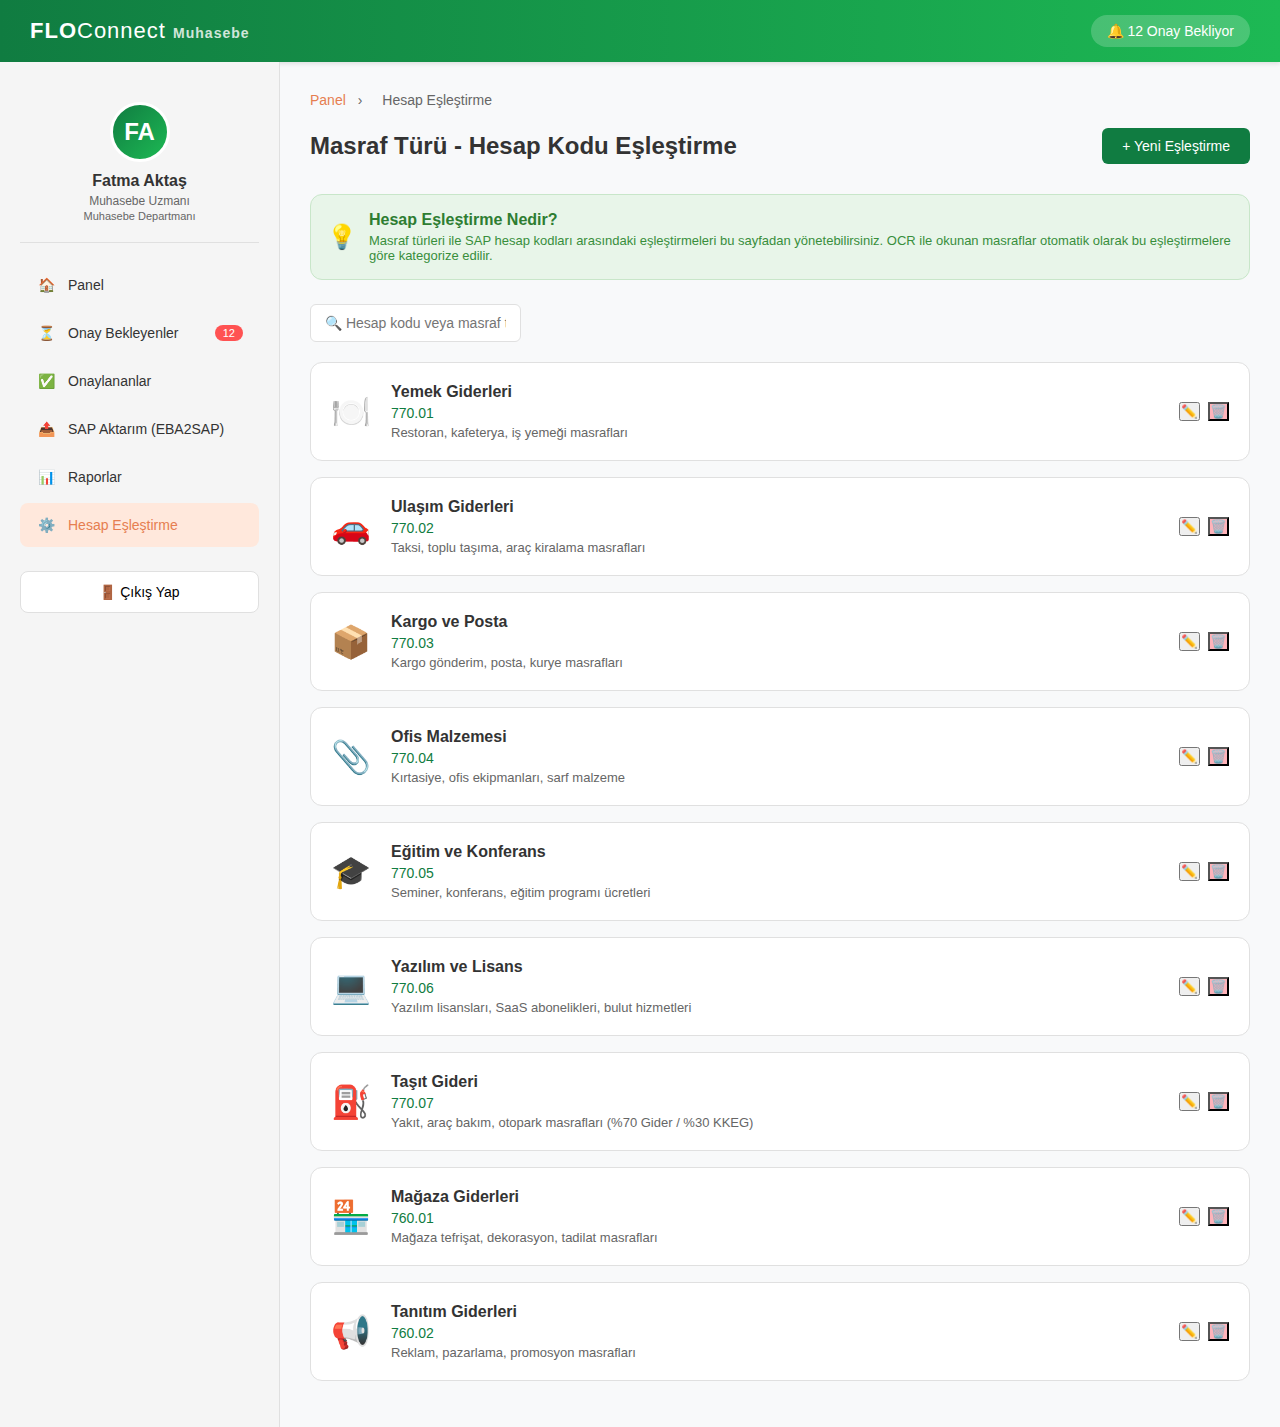
<file: muhasebe-hesap-eslestirme.html>
<!DOCTYPE html>
<html lang="tr">
<head>
    <meta charset="UTF-8">
    <meta name="viewport" content="width=device-width, initial-scale=1.0">
    <title>Hesap Eşleştirme - Muhasebe Paneli</title>
    <link rel="stylesheet" href="css/styles.css">
    <style>
        .muhasebe-header {
            background: linear-gradient(90deg, #107C41 0%, #1DB954 100%);
        }
        .btn-sap {
            background: #107C41;
            color: white;
            padding: 10px 20px;
            border: none;
            border-radius: 6px;
            font-size: 14px;
            font-weight: 500;
            cursor: pointer;
        }
        .btn-sap:hover {
            background: #0D5F31;
        }
        .mapping-card {
            background: white;
            border-radius: 12px;
            padding: 20px;
            margin-bottom: 16px;
            border: 1px solid var(--border-color);
            display: flex;
            align-items: center;
            gap: 20px;
        }
        .mapping-card:hover {
            border-color: #107C41;
        }
        .mapping-icon {
            font-size: 32px;
            flex-shrink: 0;
        }
        .mapping-info {
            flex: 1;
        }
        .mapping-title {
            font-size: 16px;
            font-weight: 600;
            margin-bottom: 4px;
        }
        .mapping-code {
            font-size: 14px;
            color: #107C41;
            font-weight: 500;
        }
        .mapping-desc {
            font-size: 13px;
            color: var(--text-secondary);
            margin-top: 4px;
        }
        .mapping-actions {
            display: flex;
            gap: 8px;
        }
        .modal-overlay {
            position: fixed;
            top: 0;
            left: 0;
            right: 0;
            bottom: 0;
            background: rgba(0, 0, 0, 0.5);
            display: flex;
            align-items: center;
            justify-content: center;
            z-index: 1000;
        }
        .modal-content {
            background: white;
            border-radius: 16px;
            width: 90%;
            max-width: 500px;
        }
        .modal-header {
            display: flex;
            justify-content: space-between;
            align-items: center;
            padding: 20px 24px;
            border-bottom: 1px solid var(--border-color);
        }
        .modal-close {
            background: none;
            border: none;
            font-size: 24px;
            cursor: pointer;
        }
        .btn-secondary {
            padding: 10px 20px;
            background: #F8F9FA;
            border: 1px solid var(--border-color);
            border-radius: 8px;
            cursor: pointer;
        }
    </style>
</head>
<body>
    <!-- Header -->
    <header class="header muhasebe-header">
        <button class="mobile-menu-toggle" onclick="toggleMobileMenu()">☰</button>
        <div class="logo">FLO<span style="font-weight: 300;">Connect</span> <span style="font-size: 14px; opacity: 0.8;">Muhasebe</span></div>
        <div class="header-actions">
            <button class="notification-btn">🔔 12 Onay Bekliyor</button>
        </div>
    </header>

    <!-- Mobile Overlay -->
    <div class="mobile-overlay" onclick="closeMobileMenu()"></div>

    <!-- Main Container -->
    <div class="container">
        <!-- Sidebar -->
        <aside class="sidebar">
            <button class="sidebar-close" onclick="closeMobileMenu()">✕</button>
            <div class="user-profile">
                <div class="user-avatar" style="background: linear-gradient(135deg, #107C41, #1DB954);">FA</div>
                <div class="user-name">Fatma Aktaş</div>
                <div class="user-title">Muhasebe Uzmanı</div>
                <div class="user-role">Muhasebe Departmanı</div>
            </div>

            <ul class="nav-menu">
                <li class="nav-item">
                    <a href="muhasebe-panel.html" class="nav-link">
                        <span class="nav-icon">🏠</span>
                        Panel
                    </a>
                </li>
                <li class="nav-item">
                    <a href="muhasebe-onay-bekleyenler.html" class="nav-link">
                        <span class="nav-icon">⏳</span>
                        Onay Bekleyenler
                        <span style="background: var(--warning-red); color: white; padding: 2px 8px; border-radius: 10px; font-size: 11px; margin-left: auto;">12</span>
                    </a>
                </li>
                <li class="nav-item">
                    <a href="muhasebe-onaylananlar.html" class="nav-link">
                        <span class="nav-icon">✅</span>
                        Onaylananlar
                    </a>
                </li>
                <li class="nav-item">
                    <a href="muhasebe-sap-aktarim.html" class="nav-link">
                        <span class="nav-icon">📤</span>
                        SAP Aktarım (EBA2SAP)
                    </a>
                </li>
                <li class="nav-item">
                    <a href="muhasebe-raporlar.html" class="nav-link">
                        <span class="nav-icon">📊</span>
                        Raporlar
                    </a>
                </li>
                <li class="nav-item">
                    <a href="muhasebe-hesap-eslestirme.html" class="nav-link active">
                        <span class="nav-icon">⚙️</span>
                        Hesap Eşleştirme
                    </a>
                </li>
            </ul>

            <button class="logout-btn" onclick="window.location.href='index.html'">
                🚪 Çıkış Yap
            </button>
        </aside>

        <!-- Main Content -->
        <main class="main-content">
            <!-- Alert Container -->
            <div id="alertContainer"></div>

            <!-- Breadcrumb -->
            <div class="breadcrumb">
                <a href="muhasebe-panel.html">Panel</a>
                <span>›</span>
                <span>Hesap Eşleştirme</span>
            </div>

            <div style="display: flex; justify-content: space-between; align-items: center; margin-bottom: 30px;">
                <h1 class="page-title" style="margin: 0;">Masraf Türü - Hesap Kodu Eşleştirme</h1>
                <button class="btn-sap" onclick="openAddModal()">
                    + Yeni Eşleştirme
                </button>
            </div>

            <!-- Info Box -->
            <div style="background: #E8F5E9; border: 1px solid #C8E6C9; border-radius: 12px; padding: 16px; margin-bottom: 24px;">
                <div style="display: flex; align-items: center; gap: 12px;">
                    <span style="font-size: 24px;">💡</span>
                    <div>
                        <strong style="color: #2E7D32;">Hesap Eşleştirme Nedir?</strong>
                        <p style="font-size: 13px; color: #388E3C; margin-top: 4px;">
                            Masraf türleri ile SAP hesap kodları arasındaki eşleştirmeleri bu sayfadan yönetebilirsiniz.
                            OCR ile okunan masraflar otomatik olarak bu eşleştirmelere göre kategorize edilir.
                        </p>
                    </div>
                </div>
            </div>

            <!-- Search -->
            <div style="margin-bottom: 20px;">
                <input type="text" class="form-input" id="searchInput" placeholder="🔍 Hesap kodu veya masraf türü ara..." style="max-width: 400px;" oninput="filterMappings()">
            </div>

            <!-- Mappings List -->
            <div id="mappingsList">
                <div class="mapping-card" data-code="770.01">
                    <div class="mapping-icon">🍽️</div>
                    <div class="mapping-info">
                        <div class="mapping-title">Yemek Giderleri</div>
                        <div class="mapping-code">770.01</div>
                        <div class="mapping-desc">Restoran, kafeterya, iş yemeği masrafları</div>
                    </div>
                    <div class="mapping-actions">
                        <button class="icon-btn" title="Düzenle" onclick="editMapping('770.01')">✏️</button>
                        <button class="icon-btn" style="background: var(--reject-red);" title="Sil" onclick="deleteMapping('770.01')">🗑️</button>
                    </div>
                </div>

                <div class="mapping-card" data-code="770.02">
                    <div class="mapping-icon">🚗</div>
                    <div class="mapping-info">
                        <div class="mapping-title">Ulaşım Giderleri</div>
                        <div class="mapping-code">770.02</div>
                        <div class="mapping-desc">Taksi, toplu taşıma, araç kiralama masrafları</div>
                    </div>
                    <div class="mapping-actions">
                        <button class="icon-btn" title="Düzenle" onclick="editMapping('770.02')">✏️</button>
                        <button class="icon-btn" style="background: var(--reject-red);" title="Sil" onclick="deleteMapping('770.02')">🗑️</button>
                    </div>
                </div>

                <div class="mapping-card" data-code="770.03">
                    <div class="mapping-icon">📦</div>
                    <div class="mapping-info">
                        <div class="mapping-title">Kargo ve Posta</div>
                        <div class="mapping-code">770.03</div>
                        <div class="mapping-desc">Kargo gönderim, posta, kurye masrafları</div>
                    </div>
                    <div class="mapping-actions">
                        <button class="icon-btn" title="Düzenle" onclick="editMapping('770.03')">✏️</button>
                        <button class="icon-btn" style="background: var(--reject-red);" title="Sil" onclick="deleteMapping('770.03')">🗑️</button>
                    </div>
                </div>

                <div class="mapping-card" data-code="770.04">
                    <div class="mapping-icon">📎</div>
                    <div class="mapping-info">
                        <div class="mapping-title">Ofis Malzemesi</div>
                        <div class="mapping-code">770.04</div>
                        <div class="mapping-desc">Kırtasiye, ofis ekipmanları, sarf malzeme</div>
                    </div>
                    <div class="mapping-actions">
                        <button class="icon-btn" title="Düzenle" onclick="editMapping('770.04')">✏️</button>
                        <button class="icon-btn" style="background: var(--reject-red);" title="Sil" onclick="deleteMapping('770.04')">🗑️</button>
                    </div>
                </div>

                <div class="mapping-card" data-code="770.05">
                    <div class="mapping-icon">🎓</div>
                    <div class="mapping-info">
                        <div class="mapping-title">Eğitim ve Konferans</div>
                        <div class="mapping-code">770.05</div>
                        <div class="mapping-desc">Seminer, konferans, eğitim programı ücretleri</div>
                    </div>
                    <div class="mapping-actions">
                        <button class="icon-btn" title="Düzenle" onclick="editMapping('770.05')">✏️</button>
                        <button class="icon-btn" style="background: var(--reject-red);" title="Sil" onclick="deleteMapping('770.05')">🗑️</button>
                    </div>
                </div>

                <div class="mapping-card" data-code="770.06">
                    <div class="mapping-icon">💻</div>
                    <div class="mapping-info">
                        <div class="mapping-title">Yazılım ve Lisans</div>
                        <div class="mapping-code">770.06</div>
                        <div class="mapping-desc">Yazılım lisansları, SaaS abonelikleri, bulut hizmetleri</div>
                    </div>
                    <div class="mapping-actions">
                        <button class="icon-btn" title="Düzenle" onclick="editMapping('770.06')">✏️</button>
                        <button class="icon-btn" style="background: var(--reject-red);" title="Sil" onclick="deleteMapping('770.06')">🗑️</button>
                    </div>
                </div>

                <div class="mapping-card" data-code="770.07">
                    <div class="mapping-icon">⛽</div>
                    <div class="mapping-info">
                        <div class="mapping-title">Taşıt Gideri</div>
                        <div class="mapping-code">770.07</div>
                        <div class="mapping-desc">Yakıt, araç bakım, otopark masrafları (%70 Gider / %30 KKEG)</div>
                    </div>
                    <div class="mapping-actions">
                        <button class="icon-btn" title="Düzenle" onclick="editMapping('770.07')">✏️</button>
                        <button class="icon-btn" style="background: var(--reject-red);" title="Sil" onclick="deleteMapping('770.07')">🗑️</button>
                    </div>
                </div>

                <div class="mapping-card" data-code="760.01">
                    <div class="mapping-icon">🏪</div>
                    <div class="mapping-info">
                        <div class="mapping-title">Mağaza Giderleri</div>
                        <div class="mapping-code">760.01</div>
                        <div class="mapping-desc">Mağaza tefrişat, dekorasyon, tadilat masrafları</div>
                    </div>
                    <div class="mapping-actions">
                        <button class="icon-btn" title="Düzenle" onclick="editMapping('760.01')">✏️</button>
                        <button class="icon-btn" style="background: var(--reject-red);" title="Sil" onclick="deleteMapping('760.01')">🗑️</button>
                    </div>
                </div>

                <div class="mapping-card" data-code="760.02">
                    <div class="mapping-icon">📢</div>
                    <div class="mapping-info">
                        <div class="mapping-title">Tanıtım Giderleri</div>
                        <div class="mapping-code">760.02</div>
                        <div class="mapping-desc">Reklam, pazarlama, promosyon masrafları</div>
                    </div>
                    <div class="mapping-actions">
                        <button class="icon-btn" title="Düzenle" onclick="editMapping('760.02')">✏️</button>
                        <button class="icon-btn" style="background: var(--reject-red);" title="Sil" onclick="deleteMapping('760.02')">🗑️</button>
                    </div>
                </div>
            </div>
        </main>
    </div>

    <!-- Add/Edit Modal -->
    <div class="modal-overlay" id="mappingModal" style="display: none;">
        <div class="modal-content">
            <div class="modal-header">
                <h3 id="modalTitle">Yeni Eşleştirme Ekle</h3>
                <button class="modal-close" onclick="closeModal()">×</button>
            </div>
            <div style="padding: 24px;">
                <div class="form-group">
                    <label class="form-label">Hesap Kodu</label>
                    <input type="text" class="form-input" id="hesapKodu" placeholder="Örn: 770.01">
                </div>
                <div class="form-group">
                    <label class="form-label">Masraf Türü Adı</label>
                    <input type="text" class="form-input" id="masrafTuru" placeholder="Örn: Yemek Giderleri">
                </div>
                <div class="form-group">
                    <label class="form-label">Açıklama</label>
                    <textarea class="form-input" id="aciklama" rows="3" placeholder="Bu masraf türüne dahil olan harcamalar..."></textarea>
                </div>
                <div class="form-group">
                    <label class="form-label">İkon</label>
                    <select class="form-select" id="ikon">
                        <option value="🍽️">🍽️ Yemek</option>
                        <option value="🚗">🚗 Ulaşım</option>
                        <option value="📦">📦 Kargo</option>
                        <option value="📎">📎 Ofis</option>
                        <option value="🎓">🎓 Eğitim</option>
                        <option value="💻">💻 Yazılım</option>
                        <option value="⛽">⛽ Yakıt</option>
                        <option value="🏪">🏪 Mağaza</option>
                        <option value="📢">📢 Tanıtım</option>
                    </select>
                </div>
            </div>
            <div style="display: flex; justify-content: flex-end; gap: 12px; padding: 16px 24px; border-top: 1px solid var(--border-color);">
                <button class="btn-secondary" onclick="closeModal()">İptal</button>
                <button class="btn-sap" onclick="saveMapping()">Kaydet</button>
            </div>
        </div>
    </div>

    <script src="js/main.js"></script>
    <script>
        function filterMappings() {
            const searchValue = document.getElementById('searchInput').value.toLowerCase();
            const cards = document.querySelectorAll('.mapping-card');

            cards.forEach(card => {
                const text = card.textContent.toLowerCase();
                card.style.display = text.includes(searchValue) ? '' : 'none';
            });
        }

        function openAddModal() {
            document.getElementById('modalTitle').textContent = 'Yeni Eşleştirme Ekle';
            document.getElementById('hesapKodu').value = '';
            document.getElementById('masrafTuru').value = '';
            document.getElementById('aciklama').value = '';
            document.getElementById('mappingModal').style.display = 'flex';
        }

        function editMapping(code) {
            document.getElementById('modalTitle').textContent = 'Eşleştirme Düzenle';
            document.getElementById('hesapKodu').value = code;
            document.getElementById('mappingModal').style.display = 'flex';
        }

        function closeModal() {
            document.getElementById('mappingModal').style.display = 'none';
        }

        function saveMapping() {
            const hesapKodu = document.getElementById('hesapKodu').value;
            const masrafTuru = document.getElementById('masrafTuru').value;

            if (!hesapKodu || !masrafTuru) {
                alert('Lütfen hesap kodu ve masraf türünü giriniz.');
                return;
            }

            closeModal();
            showAlert('success', 'Hesap eşleştirmesi kaydedildi.');
        }

        function deleteMapping(code) {
            if (confirm(`${code} hesap kodunu silmek istediğinize emin misiniz?`)) {
                showAlert('success', `${code} hesap eşleştirmesi silindi.`);
            }
        }
    </script>
</body>
</html>
</file>
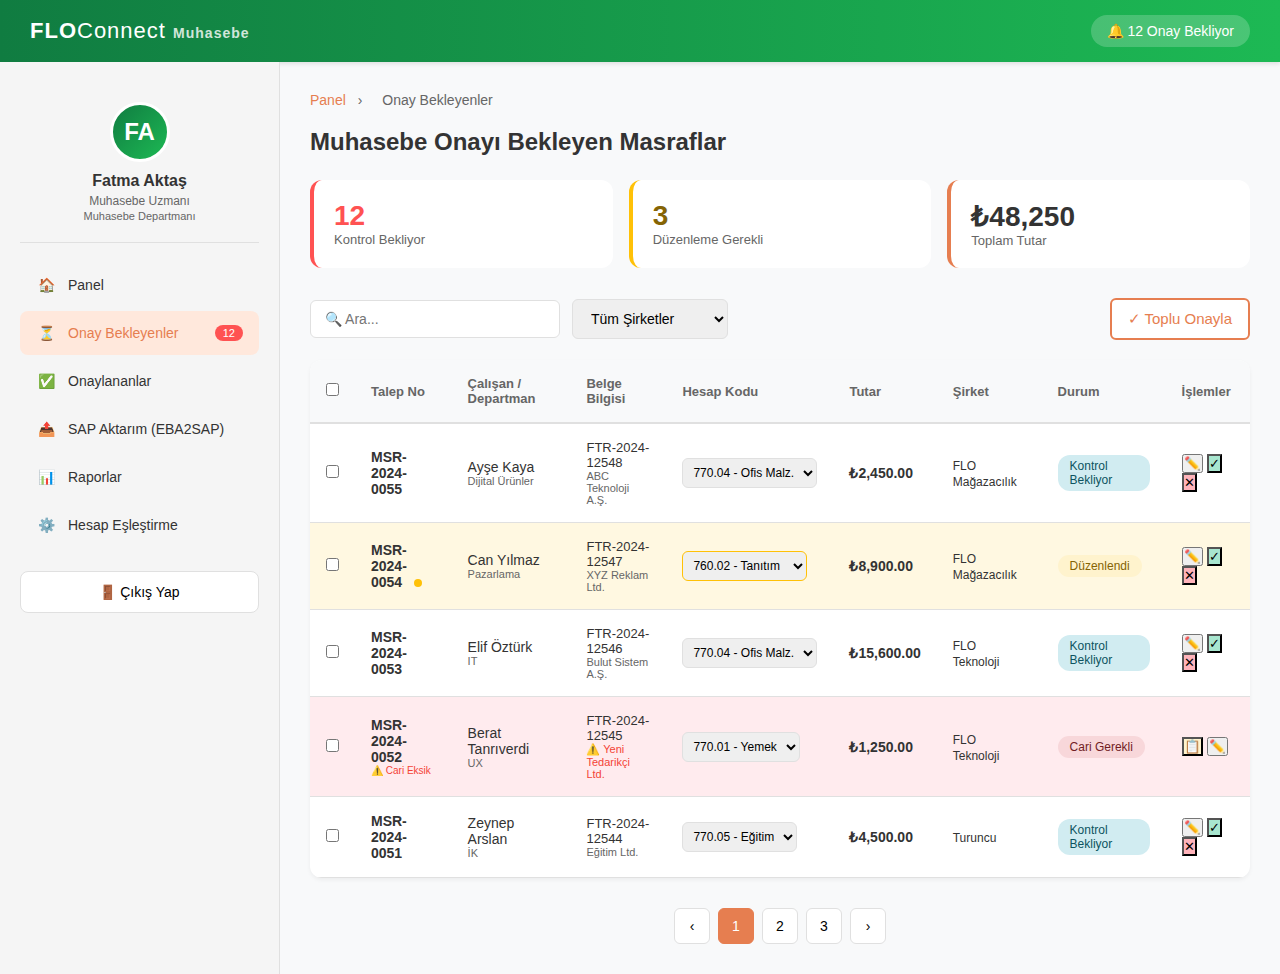
<file: muhasebe-onay-bekleyenler.html>
<!DOCTYPE html>
<html lang="tr">
<head>
    <meta charset="UTF-8">
    <meta name="viewport" content="width=device-width, initial-scale=1.0">
    <title>Onay Bekleyenler - Muhasebe Paneli</title>
    <link rel="stylesheet" href="css/styles.css">
    <style>
        .muhasebe-header {
            background: linear-gradient(90deg, #107C41 0%, #1DB954 100%);
        }
        .btn-sap {
            background: #107C41;
            color: white;
            padding: 10px 20px;
            border: none;
            border-radius: 6px;
            font-size: 14px;
            font-weight: 500;
            cursor: pointer;
            display: flex;
            align-items: center;
            gap: 8px;
        }
        .btn-sap:hover {
            background: #0D5F31;
        }
        .edit-indicator {
            display: inline-block;
            width: 8px;
            height: 8px;
            background: var(--warning-yellow);
            border-radius: 50%;
            margin-left: 8px;
        }
        .modal-overlay {
            position: fixed;
            top: 0;
            left: 0;
            right: 0;
            bottom: 0;
            background: rgba(0, 0, 0, 0.5);
            display: flex;
            align-items: center;
            justify-content: center;
            z-index: 1000;
        }
        .modal-content {
            background: white;
            border-radius: 16px;
            width: 90%;
            max-width: 600px;
            max-height: 90vh;
            overflow-y: auto;
        }
        .modal-header {
            display: flex;
            justify-content: space-between;
            align-items: center;
            padding: 20px 24px;
        }
        .modal-header h3 {
            margin: 0;
            font-size: 18px;
        }
        .modal-close {
            background: none;
            border: none;
            font-size: 28px;
            cursor: pointer;
            line-height: 1;
        }
        .btn-secondary {
            padding: 12px 24px;
            background: #F8F9FA;
            border: 1px solid var(--border-color);
            border-radius: 8px;
            cursor: pointer;
            font-size: 14px;
        }
        .form-textarea {
            width: 100%;
            padding: 12px;
            border: 1px solid var(--border-color);
            border-radius: 8px;
            font-size: 14px;
            font-family: inherit;
            resize: vertical;
        }
    </style>
</head>
<body>
    <!-- Header -->
    <header class="header muhasebe-header">
        <button class="mobile-menu-toggle" onclick="toggleMobileMenu()">☰</button>
        <div class="logo">FLO<span style="font-weight: 300;">Connect</span> <span style="font-size: 14px; opacity: 0.8;">Muhasebe</span></div>
        <div class="header-actions">
            <button class="notification-btn">🔔 12 Onay Bekliyor</button>
        </div>
    </header>

    <!-- Mobile Overlay -->
    <div class="mobile-overlay" onclick="closeMobileMenu()"></div>

    <!-- Main Container -->
    <div class="container">
        <!-- Sidebar -->
        <aside class="sidebar">
            <button class="sidebar-close" onclick="closeMobileMenu()">✕</button>
            <div class="user-profile">
                <div class="user-avatar" style="background: linear-gradient(135deg, #107C41, #1DB954);">FA</div>
                <div class="user-name">Fatma Aktaş</div>
                <div class="user-title">Muhasebe Uzmanı</div>
                <div class="user-role">Muhasebe Departmanı</div>
            </div>

            <ul class="nav-menu">
                <li class="nav-item">
                    <a href="muhasebe-panel.html" class="nav-link">
                        <span class="nav-icon">🏠</span>
                        Panel
                    </a>
                </li>
                <li class="nav-item">
                    <a href="muhasebe-onay-bekleyenler.html" class="nav-link active">
                        <span class="nav-icon">⏳</span>
                        Onay Bekleyenler
                        <span style="background: var(--warning-red); color: white; padding: 2px 8px; border-radius: 10px; font-size: 11px; margin-left: auto;">12</span>
                    </a>
                </li>
                <li class="nav-item">
                    <a href="muhasebe-onaylananlar.html" class="nav-link">
                        <span class="nav-icon">✅</span>
                        Onaylananlar
                    </a>
                </li>
                <li class="nav-item">
                    <a href="muhasebe-sap-aktarim.html" class="nav-link">
                        <span class="nav-icon">📤</span>
                        SAP Aktarım (EBA2SAP)
                    </a>
                </li>
                <li class="nav-item">
                    <a href="muhasebe-raporlar.html" class="nav-link">
                        <span class="nav-icon">📊</span>
                        Raporlar
                    </a>
                </li>
                <li class="nav-item">
                    <a href="muhasebe-hesap-eslestirme.html" class="nav-link">
                        <span class="nav-icon">⚙️</span>
                        Hesap Eşleştirme
                    </a>
                </li>
            </ul>

            <button class="logout-btn" onclick="window.location.href='index.html'">
                🚪 Çıkış Yap
            </button>
        </aside>

        <!-- Main Content -->
        <main class="main-content">
            <!-- Alert Container -->
            <div id="alertContainer"></div>

            <!-- Breadcrumb -->
            <div class="breadcrumb">
                <a href="muhasebe-panel.html">Panel</a>
                <span>›</span>
                <span>Onay Bekleyenler</span>
            </div>

            <h1 class="page-title">Muhasebe Onayı Bekleyen Masraflar</h1>

            <!-- Stats -->
            <div style="display: grid; grid-template-columns: repeat(auto-fit, minmax(180px, 1fr)); gap: 16px; margin-bottom: 30px;">
                <div style="background: white; padding: 20px; border-radius: 12px; border-left: 4px solid var(--warning-red);">
                    <div style="font-size: 28px; font-weight: 700; color: var(--warning-red);">12</div>
                    <div style="font-size: 13px; color: var(--text-secondary);">Kontrol Bekliyor</div>
                </div>
                <div style="background: white; padding: 20px; border-radius: 12px; border-left: 4px solid var(--warning-yellow);">
                    <div style="font-size: 28px; font-weight: 700; color: #856404;">3</div>
                    <div style="font-size: 13px; color: var(--text-secondary);">Düzenleme Gerekli</div>
                </div>
                <div style="background: white; padding: 20px; border-radius: 12px; border-left: 4px solid var(--primary-orange);">
                    <div style="font-size: 28px; font-weight: 700; color: var(--text-primary);">₺48,250</div>
                    <div style="font-size: 13px; color: var(--text-secondary);">Toplam Tutar</div>
                </div>
            </div>

            <!-- Action Bar -->
            <div style="display: flex; justify-content: space-between; align-items: center; margin-bottom: 20px; flex-wrap: wrap; gap: 12px;">
                <div style="display: flex; gap: 12px; align-items: center;">
                    <input type="text" class="form-input" id="searchInput" placeholder="🔍 Ara..." style="width: 250px;" oninput="filterTable()">
                    <select class="form-select" id="companySelect" onchange="filterTable()">
                        <option value="">Tüm Şirketler</option>
                        <option value="FLO Mağazacılık">FLO Mağazacılık</option>
                        <option value="Turuncu">Turuncu</option>
                        <option value="FLO Teknoloji">FLO Teknoloji</option>
                    </select>
                </div>
                <div style="display: flex; gap: 12px;">
                    <button class="btn-outline" style="padding: 10px 16px;" onclick="bulkApprove()">
                        ✓ Toplu Onayla
                    </button>
                </div>
            </div>

            <!-- Table -->
            <div class="table-container">
                <table class="data-table">
                    <thead>
                        <tr>
                            <th style="width: 40px;"><input type="checkbox" onclick="toggleAllCheckboxes(this)"></th>
                            <th>Talep No</th>
                            <th>Çalışan / Departman</th>
                            <th>Belge Bilgisi</th>
                            <th>Hesap Kodu</th>
                            <th>Tutar</th>
                            <th>Şirket</th>
                            <th>Durum</th>
                            <th>İşlemler</th>
                        </tr>
                    </thead>
                    <tbody id="tableBody">
                        <tr data-company="FLO Mağazacılık">
                            <td><input type="checkbox" class="row-select"></td>
                            <td><strong>MSR-2024-0055</strong></td>
                            <td>
                                <div>
                                    <div style="font-weight: 500;">Ayşe Kaya</div>
                                    <div style="font-size: 11px; color: var(--text-secondary);">Dijital Ürünler</div>
                                </div>
                            </td>
                            <td>
                                <div style="font-size: 13px;">FTR-2024-12548</div>
                                <div style="font-size: 11px; color: var(--text-secondary);">ABC Teknoloji A.Ş.</div>
                            </td>
                            <td>
                                <select class="form-select" style="font-size: 12px; padding: 6px;">
                                    <option value="770.04" selected>770.04 - Ofis Malz.</option>
                                    <option value="770.01">770.01 - Yemek</option>
                                    <option value="770.02">770.02 - Ulaşım</option>
                                </select>
                            </td>
                            <td><strong>₺2,450.00</strong></td>
                            <td><span style="font-size: 12px;">FLO Mağazacılık</span></td>
                            <td><span class="status-badge status-waiting">Kontrol Bekliyor</span></td>
                            <td>
                                <div class="action-icons">
                                    <button class="icon-btn" title="Düzenle" onclick="openEditModal('0055')">✏️</button>
                                    <button class="icon-btn" style="background: var(--success-green);" title="Onayla" onclick="approveExpense('0055')">✓</button>
                                    <button class="icon-btn" style="background: var(--reject-red);" title="Reddet" onclick="openRejectModal('0055')">✕</button>
                                </div>
                            </td>
                        </tr>
                        <tr style="background: #FFF8E1;" data-company="FLO Mağazacılık">
                            <td><input type="checkbox" class="row-select"></td>
                            <td>
                                <strong>MSR-2024-0054</strong>
                                <span class="edit-indicator" title="Düzenleme yapıldı"></span>
                            </td>
                            <td>
                                <div>
                                    <div style="font-weight: 500;">Can Yılmaz</div>
                                    <div style="font-size: 11px; color: var(--text-secondary);">Pazarlama</div>
                                </div>
                            </td>
                            <td>
                                <div style="font-size: 13px;">FTR-2024-12547</div>
                                <div style="font-size: 11px; color: var(--text-secondary);">XYZ Reklam Ltd.</div>
                            </td>
                            <td>
                                <select class="form-select" style="font-size: 12px; padding: 6px; border-color: var(--warning-yellow);">
                                    <option value="760.02" selected>760.02 - Tanıtım</option>
                                    <option value="760.01">760.01 - Mağaza</option>
                                </select>
                            </td>
                            <td><strong>₺8,900.00</strong></td>
                            <td><span style="font-size: 12px;">FLO Mağazacılık</span></td>
                            <td><span class="status-badge status-pending">Düzenlendi</span></td>
                            <td>
                                <div class="action-icons">
                                    <button class="icon-btn" title="Düzenle" onclick="openEditModal('0054')">✏️</button>
                                    <button class="icon-btn" style="background: var(--success-green);" title="Onayla" onclick="approveExpense('0054')">✓</button>
                                    <button class="icon-btn" style="background: var(--reject-red);" title="Reddet" onclick="openRejectModal('0054')">✕</button>
                                </div>
                            </td>
                        </tr>
                        <tr data-company="FLO Teknoloji">
                            <td><input type="checkbox" class="row-select"></td>
                            <td><strong>MSR-2024-0053</strong></td>
                            <td>
                                <div>
                                    <div style="font-weight: 500;">Elif Öztürk</div>
                                    <div style="font-size: 11px; color: var(--text-secondary);">IT</div>
                                </div>
                            </td>
                            <td>
                                <div style="font-size: 13px;">FTR-2024-12546</div>
                                <div style="font-size: 11px; color: var(--text-secondary);">Bulut Sistem A.Ş.</div>
                            </td>
                            <td>
                                <select class="form-select" style="font-size: 12px; padding: 6px;">
                                    <option value="770.04" selected>770.04 - Ofis Malz.</option>
                                </select>
                            </td>
                            <td><strong>₺15,600.00</strong></td>
                            <td><span style="font-size: 12px;">FLO Teknoloji</span></td>
                            <td><span class="status-badge status-waiting">Kontrol Bekliyor</span></td>
                            <td>
                                <div class="action-icons">
                                    <button class="icon-btn" title="Düzenle" onclick="openEditModal('0053')">✏️</button>
                                    <button class="icon-btn" style="background: var(--success-green);" title="Onayla" onclick="approveExpense('0053')">✓</button>
                                    <button class="icon-btn" style="background: var(--reject-red);" title="Reddet" onclick="openRejectModal('0053')">✕</button>
                                </div>
                            </td>
                        </tr>
                        <tr style="background: #FFEBEE;" data-company="FLO Teknoloji">
                            <td><input type="checkbox" class="row-select"></td>
                            <td>
                                <strong>MSR-2024-0052</strong>
                                <span style="display: block; font-size: 10px; color: var(--reject-dark);">⚠️ Cari Eksik</span>
                            </td>
                            <td>
                                <div>
                                    <div style="font-weight: 500;">Berat Tanrıverdi</div>
                                    <div style="font-size: 11px; color: var(--text-secondary);">UX</div>
                                </div>
                            </td>
                            <td>
                                <div style="font-size: 13px;">FTR-2024-12545</div>
                                <div style="font-size: 11px; color: var(--reject-dark);">⚠️ Yeni Tedarikçi Ltd.</div>
                            </td>
                            <td>
                                <select class="form-select" style="font-size: 12px; padding: 6px;">
                                    <option value="770.01" selected>770.01 - Yemek</option>
                                </select>
                            </td>
                            <td><strong>₺1,250.00</strong></td>
                            <td><span style="font-size: 12px;">FLO Teknoloji</span></td>
                            <td><span class="status-badge status-rejected">Cari Gerekli</span></td>
                            <td>
                                <div class="action-icons">
                                    <button class="icon-btn" title="Cari Talep Oluştur" style="background: #FFF3CD;" onclick="createCariRequest('0052')">📋</button>
                                    <button class="icon-btn" title="Düzenle" onclick="openEditModal('0052')">✏️</button>
                                </div>
                            </td>
                        </tr>
                        <tr data-company="Turuncu">
                            <td><input type="checkbox" class="row-select"></td>
                            <td><strong>MSR-2024-0051</strong></td>
                            <td>
                                <div>
                                    <div style="font-weight: 500;">Zeynep Arslan</div>
                                    <div style="font-size: 11px; color: var(--text-secondary);">İK</div>
                                </div>
                            </td>
                            <td>
                                <div style="font-size: 13px;">FTR-2024-12544</div>
                                <div style="font-size: 11px; color: var(--text-secondary);">Eğitim Ltd.</div>
                            </td>
                            <td>
                                <select class="form-select" style="font-size: 12px; padding: 6px;">
                                    <option value="770.05" selected>770.05 - Eğitim</option>
                                </select>
                            </td>
                            <td><strong>₺4,500.00</strong></td>
                            <td><span style="font-size: 12px;">Turuncu</span></td>
                            <td><span class="status-badge status-waiting">Kontrol Bekliyor</span></td>
                            <td>
                                <div class="action-icons">
                                    <button class="icon-btn" title="Düzenle" onclick="openEditModal('0051')">✏️</button>
                                    <button class="icon-btn" style="background: var(--success-green);" title="Onayla" onclick="approveExpense('0051')">✓</button>
                                    <button class="icon-btn" style="background: var(--reject-red);" title="Reddet" onclick="openRejectModal('0051')">✕</button>
                                </div>
                            </td>
                        </tr>
                    </tbody>
                </table>
            </div>

            <!-- Pagination -->
            <div class="pagination">
                <button class="page-btn">‹</button>
                <button class="page-btn active">1</button>
                <button class="page-btn">2</button>
                <button class="page-btn">3</button>
                <button class="page-btn">›</button>
            </div>
        </main>
    </div>

    <!-- Düzenleme Modal -->
    <div class="modal-overlay" id="editModal" style="display: none;">
        <div class="modal-content">
            <div class="modal-header" style="background: linear-gradient(135deg, #107C41, #1DB954); color: white; border-radius: 16px 16px 0 0;">
                <h3>✏️ Masraf Düzenleme</h3>
                <button class="modal-close" onclick="closeEditModal()" style="color: white;">×</button>
            </div>
            <div class="modal-body" style="padding: 24px;">
                <div class="form-group">
                    <label class="form-label">Hesap Kodu</label>
                    <select class="form-select" id="editHesapKodu">
                        <option value="770.01">770.01 - Yemek Giderleri</option>
                        <option value="770.02">770.02 - Ulaşım Giderleri</option>
                        <option value="770.03">770.03 - Kargo ve Posta</option>
                        <option value="770.04">770.04 - Ofis Malzemesi</option>
                        <option value="770.05">770.05 - Eğitim ve Konferans</option>
                    </select>
                </div>
                <div class="form-group">
                    <label class="form-label">Düzenleme Nedeni <span style="color: var(--warning-red);">*</span></label>
                    <textarea class="form-textarea" id="editNeden" rows="3" placeholder="Düzenleme nedenini açıklayınız..."></textarea>
                </div>
            </div>
            <div class="modal-footer" style="display: flex; justify-content: flex-end; gap: 12px; padding: 16px 24px; border-top: 1px solid var(--border-color);">
                <button class="btn-secondary" onclick="closeEditModal()">İptal</button>
                <button class="btn-sap" onclick="saveEdit()">Kaydet</button>
            </div>
        </div>
    </div>

    <!-- Red Modal -->
    <div class="modal-overlay" id="rejectModal" style="display: none;">
        <div class="modal-content" style="max-width: 500px;">
            <div class="modal-header" style="background: linear-gradient(135deg, #dc3545, #c82333); color: white; border-radius: 16px 16px 0 0;">
                <h3>❌ Masraf Reddi</h3>
                <button class="modal-close" onclick="closeRejectModal()" style="color: white;">×</button>
            </div>
            <div class="modal-body" style="padding: 24px;">
                <div class="form-group">
                    <label class="form-label">Red Nedeni <span style="color: var(--warning-red);">*</span></label>
                    <select class="form-select" id="rejectReason">
                        <option value="">Seçiniz...</option>
                        <option value="belge_eksik">Belge eksik veya okunamıyor</option>
                        <option value="tutar_uyumsuz">Tutar uyuşmazlığı</option>
                        <option value="hesap_hatali">Yanlış hesap kodu</option>
                        <option value="cari_eksik">Cari hesap eksik</option>
                        <option value="mukerrer">Mükerrer fatura</option>
                        <option value="diger">Diğer</option>
                    </select>
                </div>
                <div class="form-group">
                    <label class="form-label">Açıklama</label>
                    <textarea class="form-textarea" id="rejectNote" rows="3" placeholder="Ek açıklama giriniz..."></textarea>
                </div>
            </div>
            <div class="modal-footer" style="display: flex; justify-content: flex-end; gap: 12px; padding: 16px 24px; border-top: 1px solid var(--border-color);">
                <button class="btn-secondary" onclick="closeRejectModal()">İptal</button>
                <button style="background: linear-gradient(135deg, #dc3545, #c82333); color: white; border: none; padding: 12px 24px; border-radius: 8px; cursor: pointer;" onclick="confirmReject()">Reddet</button>
            </div>
        </div>
    </div>

    <script src="js/main.js"></script>
    <script>
        let currentExpenseId = null;

        function filterTable() {
            const searchValue = document.getElementById('searchInput').value.toLowerCase();
            const companyValue = document.getElementById('companySelect').value;
            const rows = document.querySelectorAll('#tableBody tr');

            rows.forEach(row => {
                const rowText = row.textContent.toLowerCase();
                const rowCompany = row.getAttribute('data-company');

                const searchMatch = searchValue === '' || rowText.includes(searchValue);
                const companyMatch = companyValue === '' || rowCompany === companyValue;

                row.style.display = (searchMatch && companyMatch) ? '' : 'none';
            });
        }

        function toggleAllCheckboxes(source) {
            const checkboxes = document.querySelectorAll('.row-select');
            checkboxes.forEach(cb => cb.checked = source.checked);
        }

        function openEditModal(id) {
            currentExpenseId = id;
            document.getElementById('editModal').style.display = 'flex';
        }

        function closeEditModal() {
            document.getElementById('editModal').style.display = 'none';
            document.getElementById('editNeden').value = '';
            currentExpenseId = null;
        }

        function saveEdit() {
            const neden = document.getElementById('editNeden').value;
            if (!neden.trim()) {
                alert('Lütfen düzenleme nedenini giriniz.');
                return;
            }
            closeEditModal();
            showAlert('success', `MSR-2024-${currentExpenseId} masrafı düzenlendi.`);
        }

        function approveExpense(id) {
            if (confirm(`MSR-2024-${id} numaralı masrafı onaylamak istediğinize emin misiniz?`)) {
                showAlert('success', `MSR-2024-${id} masrafı onaylandı ve SAP aktarım listesine eklendi.`);
            }
        }

        function openRejectModal(id) {
            currentExpenseId = id;
            document.getElementById('rejectModal').style.display = 'flex';
        }

        function closeRejectModal() {
            document.getElementById('rejectModal').style.display = 'none';
            document.getElementById('rejectReason').value = '';
            document.getElementById('rejectNote').value = '';
            currentExpenseId = null;
        }

        function confirmReject() {
            const reason = document.getElementById('rejectReason').value;
            if (!reason) {
                alert('Lütfen red nedenini seçiniz.');
                return;
            }
            closeRejectModal();
            showAlert('error', `MSR-2024-${currentExpenseId} masrafı reddedildi.`);
        }

        function createCariRequest(id) {
            if (confirm(`MSR-2024-${id} için cari hesap açılış talebi oluşturulacak. Devam etmek istiyor musunuz?`)) {
                showAlert('success', `MSR-2024-${id} için cari hesap açılış talebi oluşturuldu.`);
            }
        }

        function bulkApprove() {
            const checkboxes = document.querySelectorAll('.row-select:checked');
            if (checkboxes.length === 0) {
                alert('Lütfen en az bir masraf seçiniz.');
                return;
            }
            if (confirm(`${checkboxes.length} adet masrafı onaylamak istediğinize emin misiniz?`)) {
                showAlert('success', `${checkboxes.length} masraf başarıyla onaylandı.`);
            }
        }
    </script>
</body>
</html>
</file>
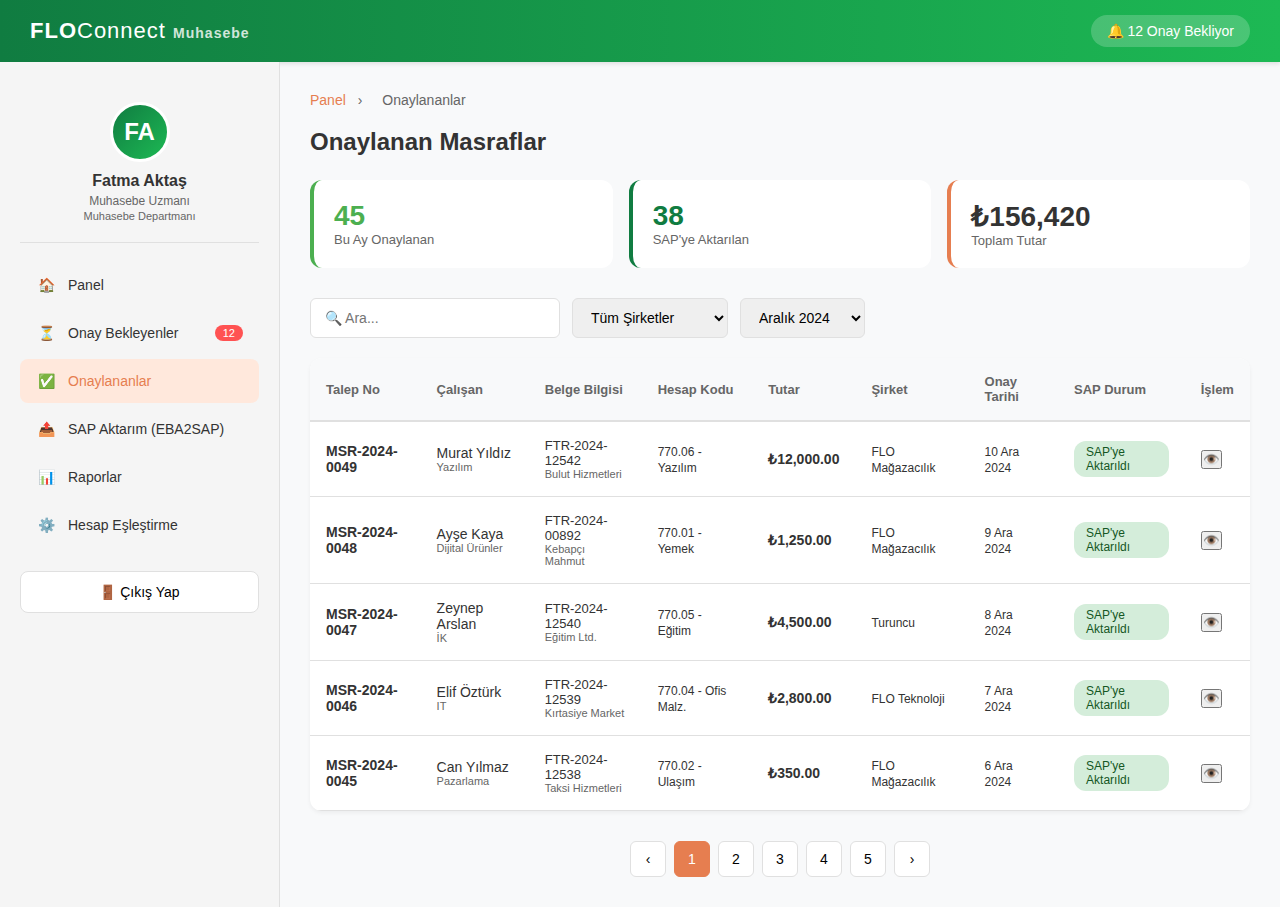
<file: muhasebe-onaylananlar.html>
<!DOCTYPE html>
<html lang="tr">
<head>
    <meta charset="UTF-8">
    <meta name="viewport" content="width=device-width, initial-scale=1.0">
    <title>Onaylananlar - Muhasebe Paneli</title>
    <link rel="stylesheet" href="css/styles.css">
    <style>
        .muhasebe-header {
            background: linear-gradient(90deg, #107C41 0%, #1DB954 100%);
        }
    </style>
</head>
<body>
    <!-- Header -->
    <header class="header muhasebe-header">
        <button class="mobile-menu-toggle" onclick="toggleMobileMenu()">☰</button>
        <div class="logo">FLO<span style="font-weight: 300;">Connect</span> <span style="font-size: 14px; opacity: 0.8;">Muhasebe</span></div>
        <div class="header-actions">
            <button class="notification-btn">🔔 12 Onay Bekliyor</button>
        </div>
    </header>

    <!-- Mobile Overlay -->
    <div class="mobile-overlay" onclick="closeMobileMenu()"></div>

    <!-- Main Container -->
    <div class="container">
        <!-- Sidebar -->
        <aside class="sidebar">
            <button class="sidebar-close" onclick="closeMobileMenu()">✕</button>
            <div class="user-profile">
                <div class="user-avatar" style="background: linear-gradient(135deg, #107C41, #1DB954);">FA</div>
                <div class="user-name">Fatma Aktaş</div>
                <div class="user-title">Muhasebe Uzmanı</div>
                <div class="user-role">Muhasebe Departmanı</div>
            </div>

            <ul class="nav-menu">
                <li class="nav-item">
                    <a href="muhasebe-panel.html" class="nav-link">
                        <span class="nav-icon">🏠</span>
                        Panel
                    </a>
                </li>
                <li class="nav-item">
                    <a href="muhasebe-onay-bekleyenler.html" class="nav-link">
                        <span class="nav-icon">⏳</span>
                        Onay Bekleyenler
                        <span style="background: var(--warning-red); color: white; padding: 2px 8px; border-radius: 10px; font-size: 11px; margin-left: auto;">12</span>
                    </a>
                </li>
                <li class="nav-item">
                    <a href="muhasebe-onaylananlar.html" class="nav-link active">
                        <span class="nav-icon">✅</span>
                        Onaylananlar
                    </a>
                </li>
                <li class="nav-item">
                    <a href="muhasebe-sap-aktarim.html" class="nav-link">
                        <span class="nav-icon">📤</span>
                        SAP Aktarım (EBA2SAP)
                    </a>
                </li>
                <li class="nav-item">
                    <a href="muhasebe-raporlar.html" class="nav-link">
                        <span class="nav-icon">📊</span>
                        Raporlar
                    </a>
                </li>
                <li class="nav-item">
                    <a href="muhasebe-hesap-eslestirme.html" class="nav-link">
                        <span class="nav-icon">⚙️</span>
                        Hesap Eşleştirme
                    </a>
                </li>
            </ul>

            <button class="logout-btn" onclick="window.location.href='index.html'">
                🚪 Çıkış Yap
            </button>
        </aside>

        <!-- Main Content -->
        <main class="main-content">
            <!-- Alert Container -->
            <div id="alertContainer"></div>

            <!-- Breadcrumb -->
            <div class="breadcrumb">
                <a href="muhasebe-panel.html">Panel</a>
                <span>›</span>
                <span>Onaylananlar</span>
            </div>

            <h1 class="page-title">Onaylanan Masraflar</h1>

            <!-- Stats -->
            <div style="display: grid; grid-template-columns: repeat(auto-fit, minmax(180px, 1fr)); gap: 16px; margin-bottom: 30px;">
                <div style="background: white; padding: 20px; border-radius: 12px; border-left: 4px solid var(--success-dark);">
                    <div style="font-size: 28px; font-weight: 700; color: var(--success-dark);">45</div>
                    <div style="font-size: 13px; color: var(--text-secondary);">Bu Ay Onaylanan</div>
                </div>
                <div style="background: white; padding: 20px; border-radius: 12px; border-left: 4px solid #107C41;">
                    <div style="font-size: 28px; font-weight: 700; color: #107C41;">38</div>
                    <div style="font-size: 13px; color: var(--text-secondary);">SAP'ye Aktarılan</div>
                </div>
                <div style="background: white; padding: 20px; border-radius: 12px; border-left: 4px solid var(--primary-orange);">
                    <div style="font-size: 28px; font-weight: 700; color: var(--text-primary);">₺156,420</div>
                    <div style="font-size: 13px; color: var(--text-secondary);">Toplam Tutar</div>
                </div>
            </div>

            <!-- Filters -->
            <div style="display: flex; gap: 12px; margin-bottom: 20px; flex-wrap: wrap;">
                <input type="text" class="form-input" id="searchInput" placeholder="🔍 Ara..." style="width: 250px;" oninput="filterTable()">
                <select class="form-select" id="companySelect" onchange="filterTable()">
                    <option value="">Tüm Şirketler</option>
                    <option value="FLO Mağazacılık">FLO Mağazacılık</option>
                    <option value="Turuncu">Turuncu</option>
                    <option value="FLO Teknoloji">FLO Teknoloji</option>
                </select>
                <select class="form-select" id="monthSelect" onchange="filterTable()">
                    <option value="">Tüm Aylar</option>
                    <option value="12" selected>Aralık 2024</option>
                    <option value="11">Kasım 2024</option>
                    <option value="10">Ekim 2024</option>
                </select>
            </div>

            <!-- Table -->
            <div class="table-container">
                <table class="data-table">
                    <thead>
                        <tr>
                            <th>Talep No</th>
                            <th>Çalışan</th>
                            <th>Belge Bilgisi</th>
                            <th>Hesap Kodu</th>
                            <th>Tutar</th>
                            <th>Şirket</th>
                            <th>Onay Tarihi</th>
                            <th>SAP Durum</th>
                            <th>İşlem</th>
                        </tr>
                    </thead>
                    <tbody id="tableBody">
                        <tr data-company="FLO Mağazacılık">
                            <td><strong>MSR-2024-0049</strong></td>
                            <td>
                                <div style="font-weight: 500;">Murat Yıldız</div>
                                <div style="font-size: 11px; color: var(--text-secondary);">Yazılım</div>
                            </td>
                            <td>
                                <div style="font-size: 13px;">FTR-2024-12542</div>
                                <div style="font-size: 11px; color: var(--text-secondary);">Bulut Hizmetleri</div>
                            </td>
                            <td><span style="font-size: 12px;">770.06 - Yazılım</span></td>
                            <td><strong>₺12,000.00</strong></td>
                            <td><span style="font-size: 12px;">FLO Mağazacılık</span></td>
                            <td><span style="font-size: 12px;">10 Ara 2024</span></td>
                            <td><span class="status-badge status-approved">SAP'ye Aktarıldı</span></td>
                            <td>
                                <button class="icon-btn" title="Detay" onclick="showDetail('0049')">👁️</button>
                            </td>
                        </tr>
                        <tr data-company="FLO Mağazacılık">
                            <td><strong>MSR-2024-0048</strong></td>
                            <td>
                                <div style="font-weight: 500;">Ayşe Kaya</div>
                                <div style="font-size: 11px; color: var(--text-secondary);">Dijital Ürünler</div>
                            </td>
                            <td>
                                <div style="font-size: 13px;">FTR-2024-00892</div>
                                <div style="font-size: 11px; color: var(--text-secondary);">Kebapçı Mahmut</div>
                            </td>
                            <td><span style="font-size: 12px;">770.01 - Yemek</span></td>
                            <td><strong>₺1,250.00</strong></td>
                            <td><span style="font-size: 12px;">FLO Mağazacılık</span></td>
                            <td><span style="font-size: 12px;">9 Ara 2024</span></td>
                            <td><span class="status-badge status-approved">SAP'ye Aktarıldı</span></td>
                            <td>
                                <button class="icon-btn" title="Detay" onclick="showDetail('0048')">👁️</button>
                            </td>
                        </tr>
                        <tr data-company="Turuncu">
                            <td><strong>MSR-2024-0047</strong></td>
                            <td>
                                <div style="font-weight: 500;">Zeynep Arslan</div>
                                <div style="font-size: 11px; color: var(--text-secondary);">İK</div>
                            </td>
                            <td>
                                <div style="font-size: 13px;">FTR-2024-12540</div>
                                <div style="font-size: 11px; color: var(--text-secondary);">Eğitim Ltd.</div>
                            </td>
                            <td><span style="font-size: 12px;">770.05 - Eğitim</span></td>
                            <td><strong>₺4,500.00</strong></td>
                            <td><span style="font-size: 12px;">Turuncu</span></td>
                            <td><span style="font-size: 12px;">8 Ara 2024</span></td>
                            <td><span class="status-badge status-approved">SAP'ye Aktarıldı</span></td>
                            <td>
                                <button class="icon-btn" title="Detay" onclick="showDetail('0047')">👁️</button>
                            </td>
                        </tr>
                        <tr data-company="FLO Teknoloji">
                            <td><strong>MSR-2024-0046</strong></td>
                            <td>
                                <div style="font-weight: 500;">Elif Öztürk</div>
                                <div style="font-size: 11px; color: var(--text-secondary);">IT</div>
                            </td>
                            <td>
                                <div style="font-size: 13px;">FTR-2024-12539</div>
                                <div style="font-size: 11px; color: var(--text-secondary);">Kırtasiye Market</div>
                            </td>
                            <td><span style="font-size: 12px;">770.04 - Ofis Malz.</span></td>
                            <td><strong>₺2,800.00</strong></td>
                            <td><span style="font-size: 12px;">FLO Teknoloji</span></td>
                            <td><span style="font-size: 12px;">7 Ara 2024</span></td>
                            <td><span class="status-badge status-approved">SAP'ye Aktarıldı</span></td>
                            <td>
                                <button class="icon-btn" title="Detay" onclick="showDetail('0046')">👁️</button>
                            </td>
                        </tr>
                        <tr data-company="FLO Mağazacılık">
                            <td><strong>MSR-2024-0045</strong></td>
                            <td>
                                <div style="font-weight: 500;">Can Yılmaz</div>
                                <div style="font-size: 11px; color: var(--text-secondary);">Pazarlama</div>
                            </td>
                            <td>
                                <div style="font-size: 13px;">FTR-2024-12538</div>
                                <div style="font-size: 11px; color: var(--text-secondary);">Taksi Hizmetleri</div>
                            </td>
                            <td><span style="font-size: 12px;">770.02 - Ulaşım</span></td>
                            <td><strong>₺350.00</strong></td>
                            <td><span style="font-size: 12px;">FLO Mağazacılık</span></td>
                            <td><span style="font-size: 12px;">6 Ara 2024</span></td>
                            <td><span class="status-badge status-approved">SAP'ye Aktarıldı</span></td>
                            <td>
                                <button class="icon-btn" title="Detay" onclick="showDetail('0045')">👁️</button>
                            </td>
                        </tr>
                    </tbody>
                </table>
            </div>

            <!-- Pagination -->
            <div class="pagination">
                <button class="page-btn">‹</button>
                <button class="page-btn active">1</button>
                <button class="page-btn">2</button>
                <button class="page-btn">3</button>
                <button class="page-btn">4</button>
                <button class="page-btn">5</button>
                <button class="page-btn">›</button>
            </div>
        </main>
    </div>

    <script src="js/main.js"></script>
    <script>
        function filterTable() {
            const searchValue = document.getElementById('searchInput').value.toLowerCase();
            const companyValue = document.getElementById('companySelect').value;
            const rows = document.querySelectorAll('#tableBody tr');

            rows.forEach(row => {
                const rowText = row.textContent.toLowerCase();
                const rowCompany = row.getAttribute('data-company');

                const searchMatch = searchValue === '' || rowText.includes(searchValue);
                const companyMatch = companyValue === '' || rowCompany === companyValue;

                row.style.display = (searchMatch && companyMatch) ? '' : 'none';
            });
        }

        function showDetail(id) {
            window.location.href = `masraf-detay.html?id=${id}`;
        }
    </script>
</body>
</html>
</file>
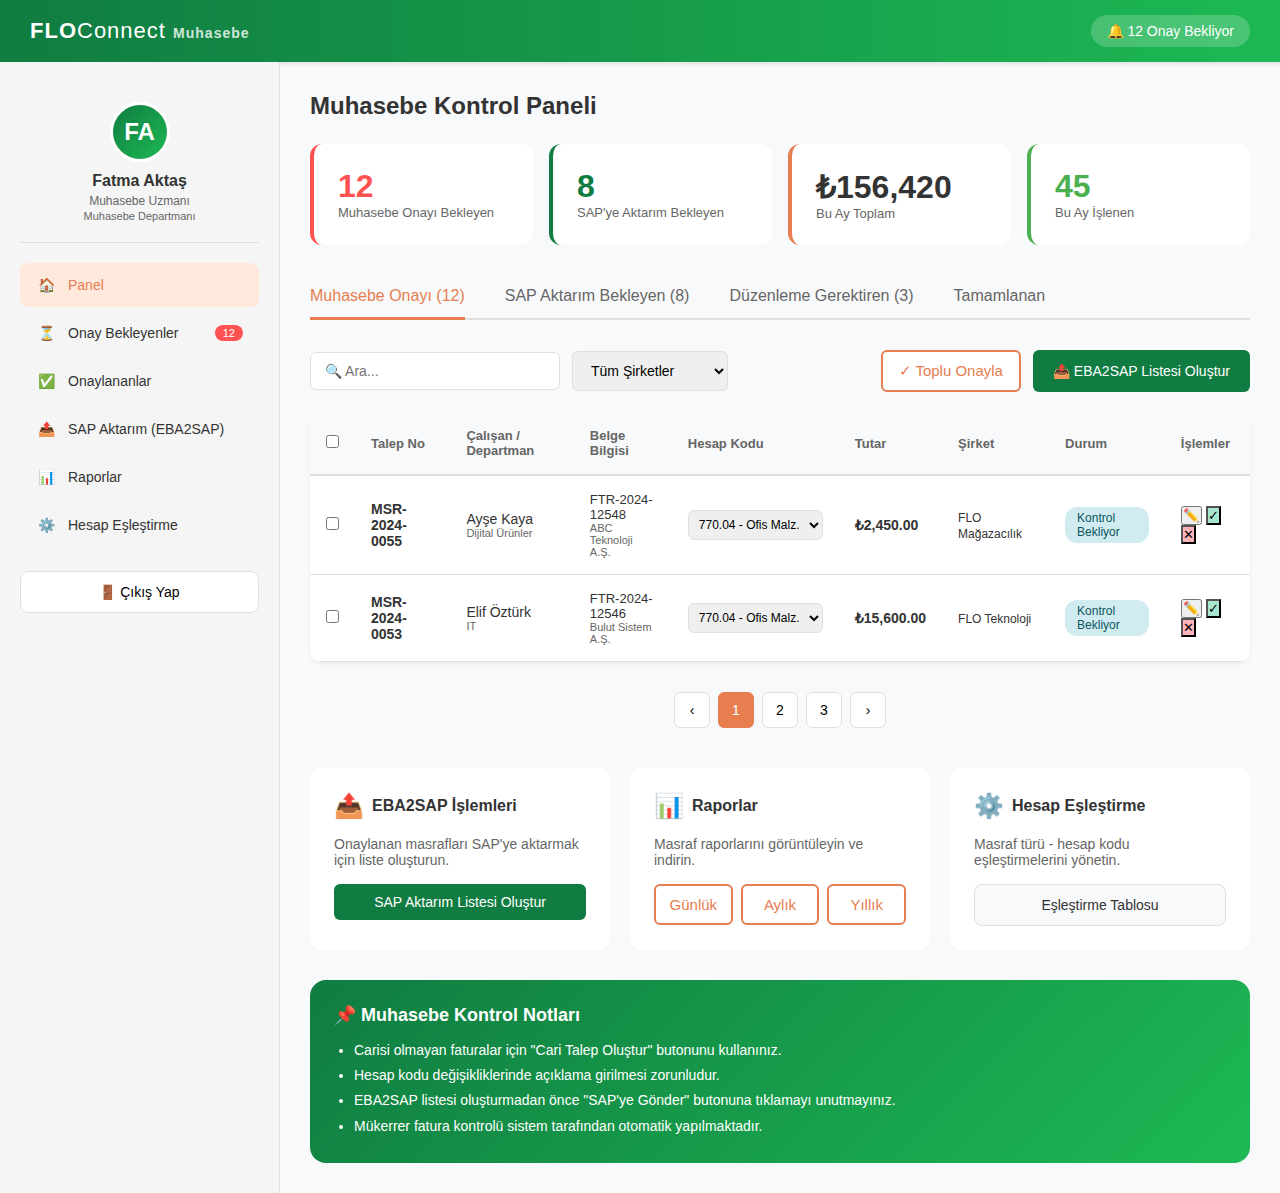
<file: muhasebe-panel.html>
<!DOCTYPE html>
<html lang="tr">
<head>
    <meta charset="UTF-8">
    <meta name="viewport" content="width=device-width, initial-scale=1.0">
    <title>Muhasebe Paneli - FLOConnect</title>
    <link rel="stylesheet" href="css/styles.css">
    <style>
        .muhasebe-header {
            background: linear-gradient(90deg, #107C41 0%, #1DB954 100%);
        }
        .stat-card.muhasebe {
            border-left-color: #107C41;
        }
        .btn-sap {
            background: #107C41;
            color: white;
            padding: 10px 20px;
            border: none;
            border-radius: 6px;
            font-size: 14px;
            font-weight: 500;
            cursor: pointer;
            display: flex;
            align-items: center;
            gap: 8px;
        }
        .btn-sap:hover {
            background: #0D5F31;
        }
        .edit-indicator {
            display: inline-block;
            width: 8px;
            height: 8px;
            background: var(--warning-yellow);
            border-radius: 50%;
            margin-left: 8px;
        }
    </style>
</head>
<body>
    <!-- Header -->
    <header class="header muhasebe-header">
        <button class="mobile-menu-toggle" onclick="toggleMobileMenu()">☰</button>
        <div class="logo">FLO<span style="font-weight: 300;">Connect</span> <span style="font-size: 14px; opacity: 0.8;">Muhasebe</span></div>
        <div class="header-actions">
            <button class="notification-btn">🔔 12 Onay Bekliyor</button>
        </div>
    </header>

    <!-- Mobile Overlay -->
    <div class="mobile-overlay" onclick="closeMobileMenu()"></div>

    <!-- Main Container -->
    <div class="container">
        <!-- Sidebar -->
        <aside class="sidebar">
            <button class="sidebar-close" onclick="closeMobileMenu()">✕</button>
            <div class="user-profile">
                <div class="user-avatar" style="background: linear-gradient(135deg, #107C41, #1DB954);">FA</div>
                <div class="user-name">Fatma Aktaş</div>
                <div class="user-title">Muhasebe Uzmanı</div>
                <div class="user-role">Muhasebe Departmanı</div>
            </div>

            <ul class="nav-menu">
                <li class="nav-item">
                    <a href="muhasebe-panel.html" class="nav-link active">
                        <span class="nav-icon">🏠</span>
                        Panel
                    </a>
                </li>
                <li class="nav-item">
                    <a href="muhasebe-onay-bekleyenler.html" class="nav-link">
                        <span class="nav-icon">⏳</span>
                        Onay Bekleyenler
                        <span style="background: var(--warning-red); color: white; padding: 2px 8px; border-radius: 10px; font-size: 11px; margin-left: auto;">12</span>
                    </a>
                </li>
                <li class="nav-item">
                    <a href="muhasebe-onaylananlar.html" class="nav-link">
                        <span class="nav-icon">✅</span>
                        Onaylananlar
                    </a>
                </li>
                <li class="nav-item">
                    <a href="muhasebe-sap-aktarim.html" class="nav-link">
                        <span class="nav-icon">📤</span>
                        SAP Aktarım (EBA2SAP)
                    </a>
                </li>
                <li class="nav-item">
                    <a href="muhasebe-raporlar.html" class="nav-link">
                        <span class="nav-icon">📊</span>
                        Raporlar
                    </a>
                </li>
                <li class="nav-item">
                    <a href="muhasebe-hesap-eslestirme.html" class="nav-link">
                        <span class="nav-icon">⚙️</span>
                        Hesap Eşleştirme
                    </a>
                </li>
            </ul>

            <button class="logout-btn" onclick="window.location.href='index.html'">
                🚪 Çıkış Yap
            </button>
        </aside>

        <!-- Main Content -->
        <main class="main-content">
            <!-- Alert Container -->
            <div id="alertContainer"></div>

            <h1 class="page-title">Muhasebe Kontrol Paneli</h1>

            <!-- Dashboard Stats -->
            <div style="display: grid; grid-template-columns: repeat(auto-fit, minmax(180px, 1fr)); gap: 16px; margin-bottom: 30px;">
                <div style="background: white; padding: 24px; border-radius: 12px; border-left: 4px solid var(--warning-red);">
                    <div style="font-size: 32px; font-weight: 700; color: var(--warning-red);">12</div>
                    <div style="font-size: 13px; color: var(--text-secondary);">Muhasebe Onayı Bekleyen</div>
                </div>
                <div style="background: white; padding: 24px; border-radius: 12px; border-left: 4px solid #107C41;">
                    <div style="font-size: 32px; font-weight: 700; color: #107C41;">8</div>
                    <div style="font-size: 13px; color: var(--text-secondary);">SAP'ye Aktarım Bekleyen</div>
                </div>
                <div style="background: white; padding: 24px; border-radius: 12px; border-left: 4px solid var(--primary-orange);">
                    <div style="font-size: 32px; font-weight: 700; color: var(--text-primary);">₺156,420</div>
                    <div style="font-size: 13px; color: var(--text-secondary);">Bu Ay Toplam</div>
                </div>
                <div style="background: white; padding: 24px; border-radius: 12px; border-left: 4px solid var(--success-dark);">
                    <div style="font-size: 32px; font-weight: 700; color: var(--success-dark);">45</div>
                    <div style="font-size: 13px; color: var(--text-secondary);">Bu Ay İşlenen</div>
                </div>
            </div>

            <!-- Tabs -->
            <div class="tabs">
                <div class="tab active" onclick="switchTab(this, 'waiting')" data-tab="waiting">Muhasebe Onayı (<span id="countWaiting">12</span>)</div>
                <div class="tab" onclick="switchTab(this, 'sap')" data-tab="sap">SAP Aktarım Bekleyen (<span id="countSap">8</span>)</div>
                <div class="tab" onclick="switchTab(this, 'edit')" data-tab="edit">Düzenleme Gerektiren (<span id="countEdit">3</span>)</div>
                <div class="tab" onclick="switchTab(this, 'completed')" data-tab="completed">Tamamlanan</div>
            </div>

            <!-- Action Bar -->
            <div style="display: flex; justify-content: space-between; align-items: center; margin-bottom: 20px; flex-wrap: wrap; gap: 12px;">
                <div style="display: flex; gap: 12px; align-items: center;">
                    <input type="text" class="form-input" id="searchInput" placeholder="🔍 Ara..." style="width: 250px;" oninput="applyFilters()">
                    <select class="form-select" id="companySelect" onchange="applyFilters()">
                        <option value="">Tüm Şirketler</option>
                        <option value="FLO Mağazacılık">FLO Mağazacılık</option>
                        <option value="Turuncu">Turuncu</option>
                        <option value="FLO Teknoloji">FLO Teknoloji</option>
                    </select>
                </div>
                <div style="display: flex; gap: 12px;">
                    <button class="btn-outline" style="padding: 10px 16px;" onclick="bulkApprove()">
                        ✓ Toplu Onayla
                    </button>
                    <button class="btn-sap" onclick="createSAPList()">
                        📤 EBA2SAP Listesi Oluştur
                    </button>
                </div>
            </div>

            <!-- Table -->
            <div class="table-container">
                <table class="data-table">
                    <thead>
                        <tr>
                            <th style="width: 40px;"><input type="checkbox"></th>
                            <th>Talep No</th>
                            <th>Çalışan / Departman</th>
                            <th>Belge Bilgisi</th>
                            <th>Hesap Kodu</th>
                            <th>Tutar</th>
                            <th>Şirket</th>
                            <th>Durum</th>
                            <th>İşlemler</th>
                        </tr>
                    </thead>
                    <tbody id="expenseTableBody">
                        <tr id="row-0055" data-status="waiting" data-company="FLO Mağazacılık">
                            <td><input type="checkbox" class="row-select"></td>
                            <td><strong>MSR-2024-0055</strong></td>
                            <td>
                                <div>
                                    <div style="font-weight: 500;">Ayşe Kaya</div>
                                    <div style="font-size: 11px; color: var(--text-secondary);">Dijital Ürünler</div>
                                </div>
                            </td>
                            <td>
                                <div style="font-size: 13px;">FTR-2024-12548</div>
                                <div style="font-size: 11px; color: var(--text-secondary);">ABC Teknoloji A.Ş.</div>
                            </td>
                            <td>
                                <select class="form-select" style="font-size: 12px; padding: 6px;" id="hesap-0055">
                                    <option value="770.04" selected>770.04 - Ofis Malz.</option>
                                    <option value="770.01">770.01 - Yemek</option>
                                    <option value="770.02">770.02 - Ulaşım</option>
                                </select>
                            </td>
                            <td><strong>₺2,450.00</strong></td>
                            <td><span style="font-size: 12px;">FLO Mağazacılık</span></td>
                            <td><span class="status-badge status-waiting" id="status-0055">Kontrol Bekliyor</span></td>
                            <td>
                                <div class="action-icons">
                                    <button class="icon-btn" title="Düzenle" onclick="openEditModal('0055', 'Ayşe Kaya', '₺2,450.00', 'ABC Teknoloji A.Ş.')">✏️</button>
                                    <button class="icon-btn" style="background: var(--success-green);" title="Onayla" onclick="approveExpense('0055')">✓</button>
                                    <button class="icon-btn" style="background: var(--reject-red);" title="Reddet" onclick="openRejectModal('0055')">✕</button>
                                </div>
                            </td>
                        </tr>
                        <tr style="background: #FFF8E1;" id="row-0054" data-status="edit" data-company="FLO Mağazacılık">
                            <td><input type="checkbox" class="row-select"></td>
                            <td>
                                <strong>MSR-2024-0054</strong>
                                <span class="edit-indicator" title="Düzenleme yapıldı"></span>
                            </td>
                            <td>
                                <div>
                                    <div style="font-weight: 500;">Can Yılmaz</div>
                                    <div style="font-size: 11px; color: var(--text-secondary);">Pazarlama</div>
                                </div>
                            </td>
                            <td>
                                <div style="font-size: 13px;">FTR-2024-12547</div>
                                <div style="font-size: 11px; color: var(--text-secondary);">XYZ Reklam Ltd.</div>
                            </td>
                            <td>
                                <select class="form-select" style="font-size: 12px; padding: 6px; border-color: var(--warning-yellow);" id="hesap-0054">
                                    <option value="760.02" selected>760.02 - Tanıtım</option>
                                    <option value="760.01">760.01 - Mağaza</option>
                                </select>
                            </td>
                            <td><strong>₺8,900.00</strong></td>
                            <td><span style="font-size: 12px;">FLO Mağazacılık</span></td>
                            <td><span class="status-badge status-pending" id="status-0054">Düzenlendi</span></td>
                            <td>
                                <div class="action-icons">
                                    <button class="icon-btn" title="Düzenle" onclick="openEditModal('0054', 'Can Yılmaz', '₺8,900.00', 'XYZ Reklam Ltd.')">✏️</button>
                                    <button class="icon-btn" style="background: var(--success-green);" title="Onayla" onclick="approveExpense('0054')">✓</button>
                                    <button class="icon-btn" style="background: var(--reject-red);" title="Reddet" onclick="openRejectModal('0054')">✕</button>
                                </div>
                            </td>
                        </tr>
                        <tr id="row-0053" data-status="waiting" data-company="FLO Teknoloji">
                            <td><input type="checkbox" class="row-select"></td>
                            <td><strong>MSR-2024-0053</strong></td>
                            <td>
                                <div>
                                    <div style="font-weight: 500;">Elif Öztürk</div>
                                    <div style="font-size: 11px; color: var(--text-secondary);">IT</div>
                                </div>
                            </td>
                            <td>
                                <div style="font-size: 13px;">FTR-2024-12546</div>
                                <div style="font-size: 11px; color: var(--text-secondary);">Bulut Sistem A.Ş.</div>
                            </td>
                            <td>
                                <select class="form-select" style="font-size: 12px; padding: 6px;" id="hesap-0053">
                                    <option value="770.04" selected>770.04 - Ofis Malz.</option>
                                </select>
                            </td>
                            <td><strong>₺15,600.00</strong></td>
                            <td><span style="font-size: 12px;">FLO Teknoloji</span></td>
                            <td><span class="status-badge status-waiting" id="status-0053">Kontrol Bekliyor</span></td>
                            <td>
                                <div class="action-icons">
                                    <button class="icon-btn" title="Düzenle" onclick="openEditModal('0053', 'Elif Öztürk', '₺15,600.00', 'Bulut Sistem A.Ş.')">✏️</button>
                                    <button class="icon-btn" style="background: var(--success-green);" title="Onayla" onclick="approveExpense('0053')">✓</button>
                                    <button class="icon-btn" style="background: var(--reject-red);" title="Reddet" onclick="openRejectModal('0053')">✕</button>
                                </div>
                            </td>
                        </tr>
                        <tr style="background: #FFEBEE;" id="row-0052" data-status="cari" data-company="FLO Teknoloji">
                            <td><input type="checkbox" class="row-select"></td>
                            <td>
                                <strong>MSR-2024-0052</strong>
                                <span style="display: block; font-size: 10px; color: var(--reject-dark);">⚠️ Cari Eksik</span>
                            </td>
                            <td>
                                <div>
                                    <div style="font-weight: 500;">Berat Tanrıverdi</div>
                                    <div style="font-size: 11px; color: var(--text-secondary);">UX</div>
                                </div>
                            </td>
                            <td>
                                <div style="font-size: 13px;">FTR-2024-12545</div>
                                <div style="font-size: 11px; color: var(--reject-dark);">⚠️ Yeni Tedarikçi Ltd.</div>
                            </td>
                            <td>
                                <select class="form-select" style="font-size: 12px; padding: 6px;" id="hesap-0052">
                                    <option value="770.01" selected>770.01 - Yemek</option>
                                </select>
                            </td>
                            <td><strong>₺1,250.00</strong></td>
                            <td><span style="font-size: 12px;">FLO Teknoloji</span></td>
                            <td><span class="status-badge status-rejected" id="status-0052">Cari Gerekli</span></td>
                            <td>
                                <div class="action-icons">
                                    <button class="icon-btn" title="Cari Talep Oluştur" style="background: #FFF3CD;" onclick="createCariRequest('0052')">📋</button>
                                    <button class="icon-btn" title="Düzenle" onclick="openEditModal('0052', 'Berat Tanrıverdi', '₺1,250.00', 'Yeni Tedarikçi Ltd.')">✏️</button>
                                </div>
                            </td>
                        </tr>
                        <!-- SAP Aktarım Bekleyen -->
                        <tr id="row-0051" data-status="approved" data-company="FLO Mağazacılık" style="background: #E8F5E9;">
                            <td><input type="checkbox" class="row-select"></td>
                            <td><strong>MSR-2024-0051</strong></td>
                            <td>
                                <div>
                                    <div style="font-weight: 500;">Ahmet Demir</div>
                                    <div style="font-size: 11px; color: var(--text-secondary);">Satış</div>
                                </div>
                            </td>
                            <td>
                                <div style="font-size: 13px;">FTR-2024-12544</div>
                                <div style="font-size: 11px; color: var(--text-secondary);">Kargo A.Ş.</div>
                            </td>
                            <td>
                                <select class="form-select" style="font-size: 12px; padding: 6px;" id="hesap-0051">
                                    <option value="770.03" selected>770.03 - Kargo</option>
                                </select>
                            </td>
                            <td><strong>₺680.00</strong></td>
                            <td><span style="font-size: 12px;">FLO Mağazacılık</span></td>
                            <td><span class="status-badge status-approved" id="status-0051">SAP Bekliyor</span></td>
                            <td>
                                <div class="action-icons">
                                    <button class="icon-btn" title="Detay">👁️</button>
                                </div>
                            </td>
                        </tr>
                        <tr id="row-0050" data-status="approved" data-company="Turuncu" style="background: #E8F5E9;">
                            <td><input type="checkbox" class="row-select"></td>
                            <td><strong>MSR-2024-0050</strong></td>
                            <td>
                                <div>
                                    <div style="font-weight: 500;">Zeynep Arslan</div>
                                    <div style="font-size: 11px; color: var(--text-secondary);">İK</div>
                                </div>
                            </td>
                            <td>
                                <div style="font-size: 13px;">FTR-2024-12543</div>
                                <div style="font-size: 11px; color: var(--text-secondary);">Eğitim Ltd.</div>
                            </td>
                            <td>
                                <select class="form-select" style="font-size: 12px; padding: 6px;" id="hesap-0050">
                                    <option value="770.05" selected>770.05 - Eğitim</option>
                                </select>
                            </td>
                            <td><strong>₺4,500.00</strong></td>
                            <td><span style="font-size: 12px;">Turuncu</span></td>
                            <td><span class="status-badge status-approved" id="status-0050">SAP Bekliyor</span></td>
                            <td>
                                <div class="action-icons">
                                    <button class="icon-btn" title="Detay">👁️</button>
                                </div>
                            </td>
                        </tr>
                        <!-- Tamamlanan -->
                        <tr id="row-0049" data-status="completed" data-company="FLO Teknoloji">
                            <td><input type="checkbox" class="row-select" disabled></td>
                            <td><strong>MSR-2024-0049</strong></td>
                            <td>
                                <div>
                                    <div style="font-weight: 500;">Murat Yıldız</div>
                                    <div style="font-size: 11px; color: var(--text-secondary);">Yazılım</div>
                                </div>
                            </td>
                            <td>
                                <div style="font-size: 13px;">FTR-2024-12542</div>
                                <div style="font-size: 11px; color: var(--text-secondary);">Bulut Hizmetleri</div>
                            </td>
                            <td>
                                <span style="font-size: 12px; padding: 6px;">770.06 - Yazılım</span>
                            </td>
                            <td><strong>₺12,000.00</strong></td>
                            <td><span style="font-size: 12px;">FLO Teknoloji</span></td>
                            <td><span class="status-badge status-approved" id="status-0049">SAP'ye Aktarıldı</span></td>
                            <td>
                                <div class="action-icons">
                                    <button class="icon-btn" title="Detay">👁️</button>
                                </div>
                            </td>
                        </tr>
                        <tr id="row-0048" data-status="rejected" data-company="FLO Mağazacılık" style="background: #FFEBEE;">
                            <td><input type="checkbox" class="row-select" disabled></td>
                            <td><strong>MSR-2024-0048</strong></td>
                            <td>
                                <div>
                                    <div style="font-weight: 500;">Seda Kara</div>
                                    <div style="font-size: 11px; color: var(--text-secondary);">Finans</div>
                                </div>
                            </td>
                            <td>
                                <div style="font-size: 13px;">FTR-2024-12541</div>
                                <div style="font-size: 11px; color: var(--text-secondary);">Bilinmeyen Firma</div>
                            </td>
                            <td>
                                <span style="font-size: 12px; padding: 6px;">770.01 - Yemek</span>
                            </td>
                            <td><strong>₺890.00</strong></td>
                            <td><span style="font-size: 12px;">FLO Mağazacılık</span></td>
                            <td><span class="status-badge status-rejected" id="status-0048">Reddedildi</span></td>
                            <td>
                                <div class="action-icons">
                                    <button class="icon-btn" title="Detay">👁️</button>
                                </div>
                            </td>
                        </tr>
                    </tbody>
                </table>
            </div>

            <!-- Pagination -->
            <div class="pagination">
                <button class="page-btn">‹</button>
                <button class="page-btn active">1</button>
                <button class="page-btn">2</button>
                <button class="page-btn">3</button>
                <button class="page-btn">›</button>
            </div>

            <!-- Quick Actions -->
            <div style="margin-top: 40px; display: grid; grid-template-columns: repeat(auto-fit, minmax(280px, 1fr)); gap: 20px;">
                <div style="background: white; border-radius: 12px; padding: 24px;">
                    <h3 style="font-size: 16px; margin-bottom: 16px; display: flex; align-items: center; gap: 8px;">
                        <span style="font-size: 24px;">📤</span> EBA2SAP İşlemleri
                    </h3>
                    <p style="font-size: 14px; color: var(--text-secondary); margin-bottom: 16px;">
                        Onaylanan masrafları SAP'ye aktarmak için liste oluşturun.
                    </p>
                    <button class="btn-sap" style="width: 100%; justify-content: center;">
                        SAP Aktarım Listesi Oluştur
                    </button>
                </div>

                <div style="background: white; border-radius: 12px; padding: 24px;" id="reportsSection">
                    <h3 style="font-size: 16px; margin-bottom: 16px; display: flex; align-items: center; gap: 8px;">
                        <span style="font-size: 24px;">📊</span> Raporlar
                    </h3>
                    <p style="font-size: 14px; color: var(--text-secondary); margin-bottom: 16px;">
                        Masraf raporlarını görüntüleyin ve indirin.
                    </p>
                    <div style="display: flex; gap: 8px;">
                        <button class="btn-outline" style="flex: 1; padding: 10px;">Günlük</button>
                        <button class="btn-outline" style="flex: 1; padding: 10px;">Aylık</button>
                        <button class="btn-outline" style="flex: 1; padding: 10px;">Yıllık</button>
                    </div>
                </div>

                <div style="background: white; border-radius: 12px; padding: 24px;" id="hesapSection">
                    <h3 style="font-size: 16px; margin-bottom: 16px; display: flex; align-items: center; gap: 8px;">
                        <span style="font-size: 24px;">⚙️</span> Hesap Eşleştirme
                    </h3>
                    <p style="font-size: 14px; color: var(--text-secondary); margin-bottom: 16px;">
                        Masraf türü - hesap kodu eşleştirmelerini yönetin.
                    </p>
                    <button class="btn-secondary" style="width: 100%;">
                        Eşleştirme Tablosu
                    </button>
                </div>
            </div>

            <!-- Info Box -->
            <div style="margin-top: 30px; background: linear-gradient(135deg, #107C41, #1DB954); border-radius: 16px; padding: 24px; color: white;">
                <h3 style="font-size: 18px; margin-bottom: 12px;">📌 Muhasebe Kontrol Notları</h3>
                <ul style="font-size: 14px; line-height: 1.8; padding-left: 20px;">
                    <li>Carisi olmayan faturalar için "Cari Talep Oluştur" butonunu kullanınız.</li>
                    <li>Hesap kodu değişikliklerinde açıklama girilmesi zorunludur.</li>
                    <li>EBA2SAP listesi oluşturmadan önce "SAP'ye Gönder" butonuna tıklamayı unutmayınız.</li>
                    <li>Mükerrer fatura kontrolü sistem tarafından otomatik yapılmaktadır.</li>
                </ul>
            </div>
        </main>
    </div>

    <!-- Düzenleme Modal -->
    <div class="modal-overlay" id="editModal" style="display: none;">
        <div class="modal-content" style="max-width: 600px;">
            <div class="modal-header" style="background: linear-gradient(135deg, #107C41, #1DB954); color: white; border-radius: 16px 16px 0 0;">
                <h3>✏️ Masraf Düzenleme</h3>
                <button class="modal-close" onclick="closeEditModal()" style="color: white;">×</button>
            </div>
            <div class="modal-body" style="padding: 24px;">
                <div style="background: #F8F9FA; border-radius: 8px; padding: 16px; margin-bottom: 20px;">
                    <div style="display: grid; grid-template-columns: 1fr 1fr; gap: 12px;">
                        <div>
                            <span style="font-size: 12px; color: var(--text-secondary);">Talep No</span>
                            <div style="font-weight: 600;" id="editTalepNo">MSR-2024-0055</div>
                        </div>
                        <div>
                            <span style="font-size: 12px; color: var(--text-secondary);">Çalışan</span>
                            <div style="font-weight: 600;" id="editCalisan">Ayşe Kaya</div>
                        </div>
                        <div>
                            <span style="font-size: 12px; color: var(--text-secondary);">Tutar</span>
                            <div style="font-weight: 600;" id="editTutar">₺2,450.00</div>
                        </div>
                        <div>
                            <span style="font-size: 12px; color: var(--text-secondary);">Firma</span>
                            <div style="font-weight: 600;" id="editFirma">ABC Teknoloji A.Ş.</div>
                        </div>
                    </div>
                </div>

                <div class="form-group">
                    <label class="form-label">Hesap Kodu</label>
                    <select class="form-select" id="editHesapKodu">
                        <option value="770.01">770.01 - Yemek Giderleri</option>
                        <option value="770.02">770.02 - Ulaşım Giderleri</option>
                        <option value="770.03">770.03 - Kargo ve Posta</option>
                        <option value="770.04">770.04 - Ofis Malzemesi</option>
                        <option value="770.05">770.05 - Eğitim ve Konferans</option>
                        <option value="770.06">770.06 - Yazılım ve Lisans</option>
                        <option value="770.07">770.07 - Taşıt Gideri</option>
                        <option value="760.01">760.01 - Mağaza Giderleri</option>
                        <option value="760.02">760.02 - Tanıtım Giderleri</option>
                    </select>
                </div>

                <div class="form-group">
                    <label class="form-label">Tutar Düzeltmesi (İsteğe bağlı)</label>
                    <input type="number" class="form-input" id="editTutarInput" placeholder="Yeni tutar giriniz...">
                </div>

                <div class="form-group">
                    <label class="form-label">Düzenleme Nedeni <span style="color: var(--warning-red);">*</span></label>
                    <textarea class="form-textarea" id="editNeden" rows="3" placeholder="Düzenleme nedenini açıklayınız..."></textarea>
                </div>
            </div>
            <div class="modal-footer" style="display: flex; justify-content: flex-end; gap: 12px; padding: 16px 24px; border-top: 1px solid var(--border-color);">
                <button class="btn-secondary" onclick="closeEditModal()">İptal</button>
                <button class="btn-sap" onclick="saveEdit()">Kaydet</button>
            </div>
        </div>
    </div>

    <!-- Red Modal -->
    <div class="modal-overlay" id="rejectModal" style="display: none;">
        <div class="modal-content" style="max-width: 500px;">
            <div class="modal-header" style="background: linear-gradient(135deg, #dc3545, #c82333); color: white; border-radius: 16px 16px 0 0;">
                <h3>❌ Masraf Reddi</h3>
                <button class="modal-close" onclick="closeRejectModal()" style="color: white;">×</button>
            </div>
            <div class="modal-body" style="padding: 24px;">
                <p style="margin-bottom: 16px;">Masraf talebini reddetmek istediğinize emin misiniz?</p>
                <div style="background: #FFF5F5; border-radius: 8px; padding: 12px; margin-bottom: 20px;">
                    <strong id="rejectTalepNo">MSR-2024-0055</strong>
                </div>

                <div class="form-group">
                    <label class="form-label">Red Nedeni <span style="color: var(--warning-red);">*</span></label>
                    <select class="form-select" id="rejectReason">
                        <option value="">Seçiniz...</option>
                        <option value="belge_eksik">Belge eksik veya okunamıyor</option>
                        <option value="tutar_uyumsuz">Tutar uyuşmazlığı</option>
                        <option value="hesap_hatali">Yanlış hesap kodu</option>
                        <option value="cari_eksik">Cari hesap eksik</option>
                        <option value="mukerrer">Mükerrer fatura</option>
                        <option value="politika_disi">Şirket politikasına aykırı</option>
                        <option value="diger">Diğer</option>
                    </select>
                </div>

                <div class="form-group">
                    <label class="form-label">Açıklama</label>
                    <textarea class="form-textarea" id="rejectNote" rows="3" placeholder="Ek açıklama giriniz..."></textarea>
                </div>
            </div>
            <div class="modal-footer" style="display: flex; justify-content: flex-end; gap: 12px; padding: 16px 24px; border-top: 1px solid var(--border-color);">
                <button class="btn-secondary" onclick="closeRejectModal()">İptal</button>
                <button class="btn-reject" onclick="confirmReject()" style="background: linear-gradient(135deg, #dc3545, #c82333); color: white; border: none; padding: 12px 24px; border-radius: 8px; cursor: pointer;">Reddet</button>
            </div>
        </div>
    </div>

    <script src="js/main.js"></script>
    <script>
        // Current expense ID being edited/rejected
        let currentExpenseId = null;

        // =====================
        // DÜZENLEME FONKSİYONLARI
        // =====================
        function openEditModal(id, calisan, tutar, firma) {
            currentExpenseId = id;
            document.getElementById('editTalepNo').textContent = 'MSR-2024-' + id;
            document.getElementById('editCalisan').textContent = calisan;
            document.getElementById('editTutar').textContent = tutar;
            document.getElementById('editFirma').textContent = firma;

            // Mevcut hesap kodunu seç
            const currentHesap = document.getElementById('hesap-' + id);
            if (currentHesap) {
                document.getElementById('editHesapKodu').value = currentHesap.value;
            }

            document.getElementById('editModal').style.display = 'flex';
        }

        function closeEditModal() {
            document.getElementById('editModal').style.display = 'none';
            document.getElementById('editNeden').value = '';
            document.getElementById('editTutarInput').value = '';
            currentExpenseId = null;
        }

        function saveEdit() {
            const neden = document.getElementById('editNeden').value;
            const yeniHesapKodu = document.getElementById('editHesapKodu').value;

            if (!neden.trim()) {
                alert('Lütfen düzenleme nedenini giriniz.');
                return;
            }

            // Hesap kodunu güncelle
            const hesapSelect = document.getElementById('hesap-' + currentExpenseId);
            if (hesapSelect) {
                hesapSelect.value = yeniHesapKodu;
                hesapSelect.style.borderColor = 'var(--warning-yellow)';
            }

            // Satırı vurgula
            const row = document.getElementById('row-' + currentExpenseId);
            if (row) {
                row.style.background = '#FFF8E1';
            }

            // Durumu güncelle
            const status = document.getElementById('status-' + currentExpenseId);
            if (status) {
                status.textContent = 'Düzenlendi';
                status.className = 'status-badge status-pending';
            }

            closeEditModal();
            showAlert('success', `MSR-2024-${currentExpenseId} masrafı düzenlendi.`);
        }

        // =====================
        // ONAYLAMA FONKSİYONLARI
        // =====================
        function approveExpense(id) {
            if (confirm(`MSR-2024-${id} numaralı masrafı onaylamak istediğinize emin misiniz?`)) {
                // Durumu güncelle
                const status = document.getElementById('status-' + id);
                if (status) {
                    status.textContent = 'Onaylandı';
                    status.className = 'status-badge status-approved';
                }

                // Satır stilini güncelle
                const row = document.getElementById('row-' + id);
                if (row) {
                    row.style.background = '#E8F5E9';
                }

                showAlert('success', `MSR-2024-${id} masrafı başarıyla onaylandı ve SAP aktarım listesine eklendi.`);
            }
        }

        // =====================
        // RED FONKSİYONLARI
        // =====================
        function openRejectModal(id) {
            currentExpenseId = id;
            document.getElementById('rejectTalepNo').textContent = 'MSR-2024-' + id;
            document.getElementById('rejectModal').style.display = 'flex';
        }

        function closeRejectModal() {
            document.getElementById('rejectModal').style.display = 'none';
            document.getElementById('rejectReason').value = '';
            document.getElementById('rejectNote').value = '';
            currentExpenseId = null;
        }

        function confirmReject() {
            const reason = document.getElementById('rejectReason').value;

            if (!reason) {
                alert('Lütfen red nedenini seçiniz.');
                return;
            }

            // Durumu güncelle
            const status = document.getElementById('status-' + currentExpenseId);
            if (status) {
                status.textContent = 'Reddedildi';
                status.className = 'status-badge status-rejected';
            }

            // Satır stilini güncelle
            const row = document.getElementById('row-' + currentExpenseId);
            if (row) {
                row.style.background = '#FFEBEE';
            }

            closeRejectModal();
            showAlert('error', `MSR-2024-${currentExpenseId} masrafı reddedildi.`);
        }

        // =====================
        // CARİ TALEP FONKSİYONU
        // =====================
        function createCariRequest(id) {
            if (confirm(`MSR-2024-${id} için cari hesap açılış talebi oluşturulacak. Devam etmek istiyor musunuz?`)) {
                showAlert('success', `MSR-2024-${id} için cari hesap açılış talebi oluşturuldu ve ilgili birime iletildi.`);
            }
        }

        // =====================
        // TOPLU İŞLEMLER
        // =====================
        function bulkApprove() {
            const checkboxes = document.querySelectorAll('.row-select:checked');
            if (checkboxes.length === 0) {
                alert('Lütfen en az bir masraf seçiniz.');
                return;
            }

            if (confirm(`${checkboxes.length} adet masrafı onaylamak istediğinize emin misiniz?`)) {
                checkboxes.forEach(cb => {
                    const row = cb.closest('tr');
                    const statusBadge = row.querySelector('.status-badge');
                    if (statusBadge) {
                        statusBadge.textContent = 'Onaylandı';
                        statusBadge.className = 'status-badge status-approved';
                    }
                    row.style.background = '#E8F5E9';
                    cb.checked = false;
                });

                showAlert('success', `${checkboxes.length} masraf başarıyla onaylandı.`);
            }
        }

        // =====================
        // SAP LİSTESİ OLUŞTURMA
        // =====================
        function createSAPList() {
            // Onaylanan masrafları say
            const approvedRows = document.querySelectorAll('.status-badge.status-approved');

            if (approvedRows.length === 0) {
                alert('SAP aktarım listesi için önce masrafları onaylamanız gerekmektedir.');
                return;
            }

            if (confirm(`${approvedRows.length} adet onaylı masraf için SAP aktarım listesi (EBA2SAP) oluşturulacak. Devam etmek istiyor musunuz?`)) {
                showAlert('success', `EBA2SAP listesi başarıyla oluşturuldu! ${approvedRows.length} masraf SAP'ye aktarım için hazır.`);
            }
        }

        // =====================
        // TAB VE FİLTRE FONKSİYONLARI
        // =====================
        let currentTab = 'waiting';

        function switchTab(element, tabName) {
            // Tüm tab'lardan active class'ı kaldır
            document.querySelectorAll('.tabs .tab').forEach(tab => {
                tab.classList.remove('active');
            });
            // Tıklanan tab'a active class'ı ekle
            element.classList.add('active');

            currentTab = tabName;
            applyFilters();

            // Sidebar aktif linkini güncelle
            updateSidebarActiveLink(tabName);
        }

        function applyFilters() {
            const searchValue = document.getElementById('searchInput').value.toLowerCase();
            const companyValue = document.getElementById('companySelect').value;
            const rows = document.querySelectorAll('#expenseTableBody tr');

            let visibleCount = 0;

            rows.forEach(row => {
                const rowStatus = row.getAttribute('data-status');
                const rowCompany = row.getAttribute('data-company');
                const rowText = row.textContent.toLowerCase();

                // Tab filtresi
                let tabMatch = false;
                if (currentTab === 'waiting') {
                    tabMatch = rowStatus === 'waiting';
                } else if (currentTab === 'sap') {
                    tabMatch = rowStatus === 'approved' || rowStatus === 'sap';
                } else if (currentTab === 'edit') {
                    tabMatch = rowStatus === 'edit' || rowStatus === 'cari';
                } else if (currentTab === 'completed') {
                    tabMatch = rowStatus === 'completed' || rowStatus === 'rejected';
                } else {
                    tabMatch = true;
                }

                // Arama filtresi
                const searchMatch = searchValue === '' || rowText.includes(searchValue);

                // Şirket filtresi
                const companyMatch = companyValue === '' || rowCompany === companyValue;

                // Tüm filtreler eşleşirse göster
                if (tabMatch && searchMatch && companyMatch) {
                    row.style.display = '';
                    visibleCount++;
                } else {
                    row.style.display = 'none';
                }
            });

            // Sonuç yoksa mesaj göster
            showNoResultsMessage(visibleCount);
        }

        function showNoResultsMessage(count) {
            let noResultsRow = document.getElementById('noResultsRow');

            if (count === 0) {
                if (!noResultsRow) {
                    noResultsRow = document.createElement('tr');
                    noResultsRow.id = 'noResultsRow';
                    noResultsRow.innerHTML = '<td colspan="9" style="text-align: center; padding: 40px; color: var(--text-secondary);">Aramanıza uygun sonuç bulunamadı.</td>';
                    document.getElementById('expenseTableBody').appendChild(noResultsRow);
                }
                noResultsRow.style.display = '';
            } else if (noResultsRow) {
                noResultsRow.style.display = 'none';
            }
        }

        // =====================
        // SIDEBAR NAVİGASYON FONKSİYONLARI
        // =====================
        function navigateToTab(tabName) {
            const tabElement = document.querySelector(`.tabs .tab[data-tab="${tabName}"]`);
            if (tabElement) {
                switchTab(tabElement, tabName);
                // Tabloya scroll et
                document.querySelector('.table-container').scrollIntoView({ behavior: 'smooth', block: 'start' });
            }
        }

        function updateSidebarActiveLink(tabName) {
            // Tüm nav-link'lerden active class'ı kaldır (Panel hariç)
            document.querySelectorAll('.nav-menu .nav-link').forEach(link => {
                if (link.id !== 'navPanel') {
                    link.classList.remove('active');
                }
            });
        }

        function scrollToReports() {
            const reportsSection = document.getElementById('reportsSection');
            if (reportsSection) {
                reportsSection.scrollIntoView({ behavior: 'smooth', block: 'start' });
            } else {
                showAlert('info', 'Raporlar bölümü yakında eklenecektir.');
            }
        }

        function scrollToHesapEslestirme() {
            const hesapSection = document.getElementById('hesapSection');
            if (hesapSection) {
                hesapSection.scrollIntoView({ behavior: 'smooth', block: 'start' });
            } else {
                showAlert('info', 'Hesap Eşleştirme bölümü yakında eklenecektir.');
            }
        }

        // Sayfa yüklendiğinde ilk tab'ı uygula
        document.addEventListener('DOMContentLoaded', function() {
            applyFilters();
        });
    </script>

    <style>
        /* Modal Stilleri */
        .modal-overlay {
            position: fixed;
            top: 0;
            left: 0;
            right: 0;
            bottom: 0;
            background: rgba(0, 0, 0, 0.5);
            display: flex;
            align-items: center;
            justify-content: center;
            z-index: 1000;
        }
        .modal-content {
            background: white;
            border-radius: 16px;
            width: 90%;
            max-height: 90vh;
            overflow-y: auto;
        }
        .modal-header {
            display: flex;
            justify-content: space-between;
            align-items: center;
            padding: 20px 24px;
        }
        .modal-header h3 {
            margin: 0;
            font-size: 18px;
        }
        .modal-close {
            background: none;
            border: none;
            font-size: 28px;
            cursor: pointer;
            line-height: 1;
        }
        .btn-secondary {
            padding: 12px 24px;
            background: #F8F9FA;
            border: 1px solid var(--border-color);
            border-radius: 8px;
            cursor: pointer;
            font-size: 14px;
        }
        .btn-secondary:hover {
            background: #E9ECEF;
        }
        .form-textarea {
            width: 100%;
            padding: 12px;
            border: 1px solid var(--border-color);
            border-radius: 8px;
            font-size: 14px;
            font-family: inherit;
            resize: vertical;
        }
        .btn-reject {
            transition: all 0.2s;
        }
        .btn-reject:hover {
            transform: translateY(-2px);
            box-shadow: 0 4px 12px rgba(220, 53, 69, 0.4);
        }
    </style>
</body>
</html>
</file>
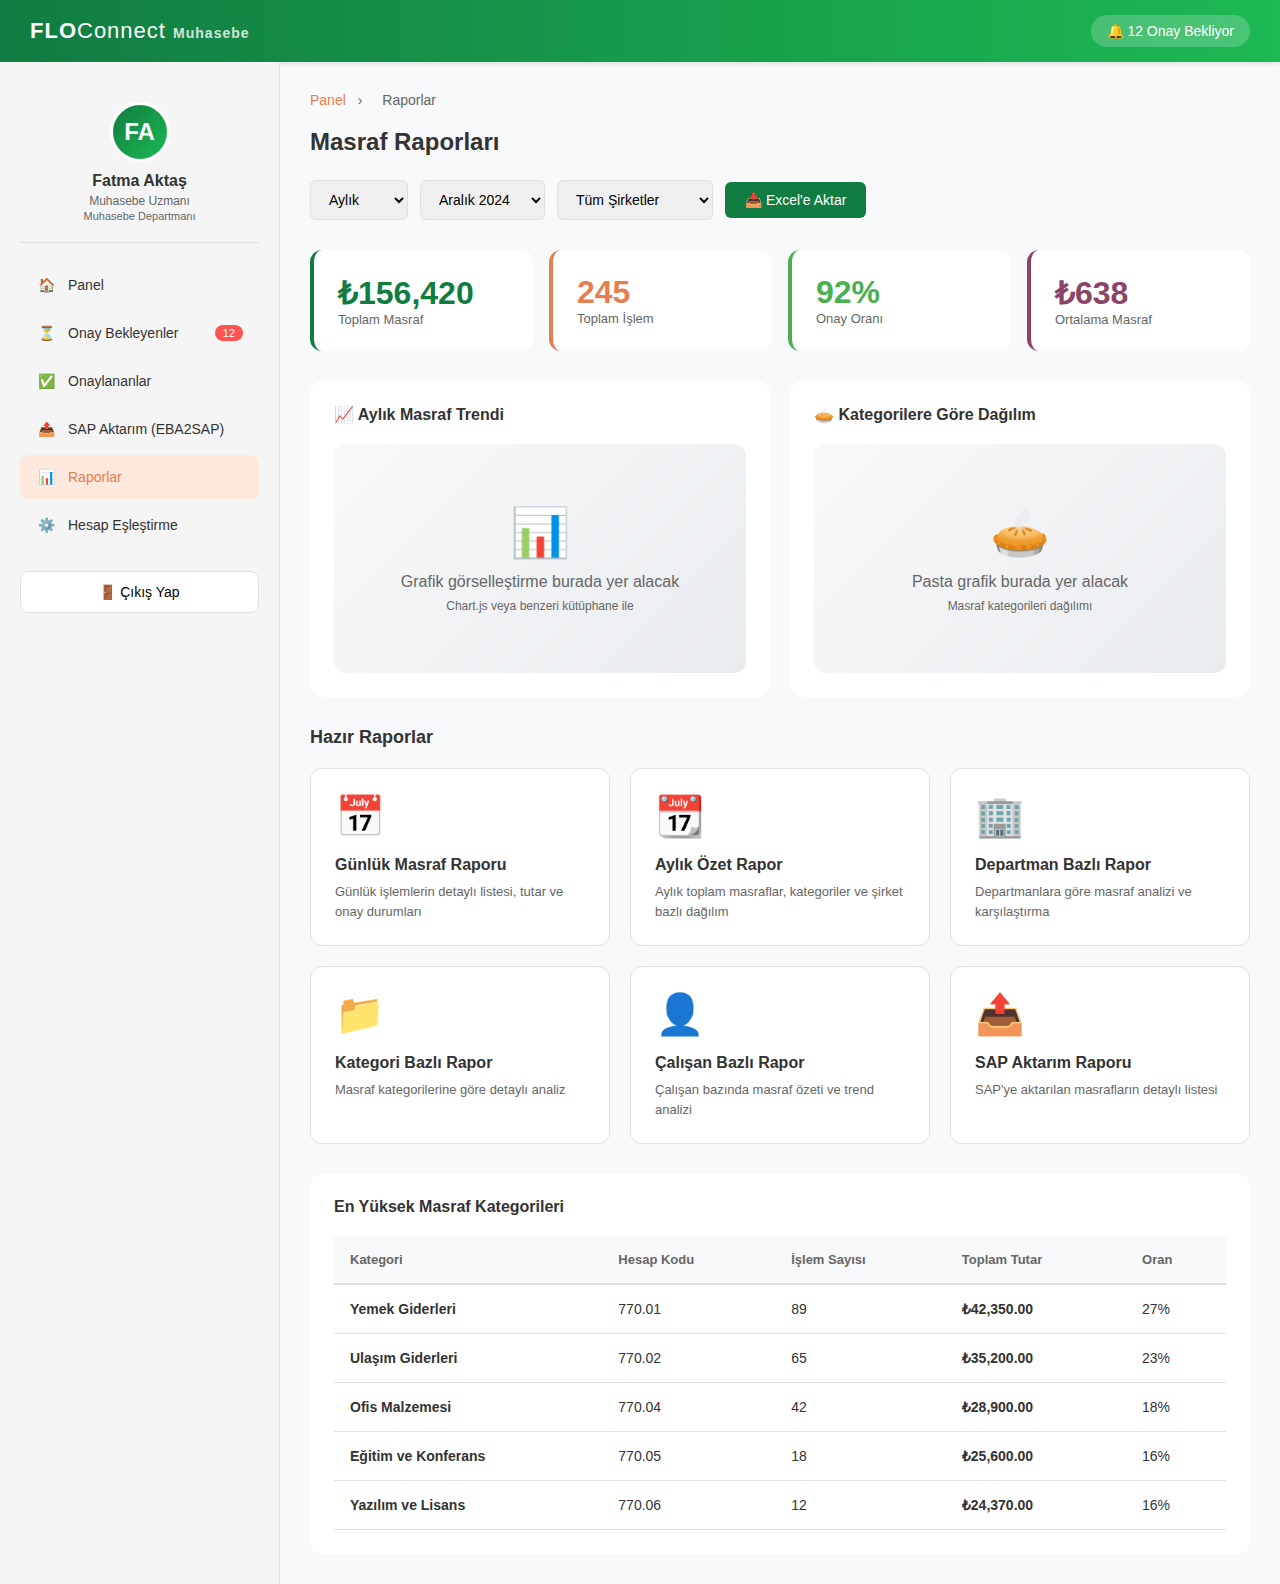
<file: muhasebe-raporlar.html>
<!DOCTYPE html>
<html lang="tr">
<head>
    <meta charset="UTF-8">
    <meta name="viewport" content="width=device-width, initial-scale=1.0">
    <title>Raporlar - Muhasebe Paneli</title>
    <link rel="stylesheet" href="css/styles.css">
    <style>
        .muhasebe-header {
            background: linear-gradient(90deg, #107C41 0%, #1DB954 100%);
        }
        .report-card {
            background: white;
            border-radius: 12px;
            padding: 24px;
            border: 1px solid var(--border-color);
            transition: all 0.3s;
            cursor: pointer;
        }
        .report-card:hover {
            border-color: #107C41;
            box-shadow: 0 4px 12px rgba(16, 124, 65, 0.15);
            transform: translateY(-2px);
        }
        .report-icon {
            font-size: 40px;
            margin-bottom: 16px;
        }
        .report-title {
            font-size: 16px;
            font-weight: 600;
            margin-bottom: 8px;
        }
        .report-desc {
            font-size: 13px;
            color: var(--text-secondary);
            line-height: 1.5;
        }
        .chart-placeholder {
            background: linear-gradient(135deg, #f8f9fa, #e9ecef);
            border-radius: 12px;
            padding: 60px 20px;
            text-align: center;
            color: var(--text-secondary);
        }
        .btn-export {
            background: #107C41;
            color: white;
            padding: 10px 20px;
            border: none;
            border-radius: 6px;
            font-size: 14px;
            font-weight: 500;
            cursor: pointer;
            display: inline-flex;
            align-items: center;
            gap: 8px;
        }
        .btn-export:hover {
            background: #0D5F31;
        }
    </style>
</head>
<body>
    <!-- Header -->
    <header class="header muhasebe-header">
        <button class="mobile-menu-toggle" onclick="toggleMobileMenu()">☰</button>
        <div class="logo">FLO<span style="font-weight: 300;">Connect</span> <span style="font-size: 14px; opacity: 0.8;">Muhasebe</span></div>
        <div class="header-actions">
            <button class="notification-btn">🔔 12 Onay Bekliyor</button>
        </div>
    </header>

    <!-- Mobile Overlay -->
    <div class="mobile-overlay" onclick="closeMobileMenu()"></div>

    <!-- Main Container -->
    <div class="container">
        <!-- Sidebar -->
        <aside class="sidebar">
            <button class="sidebar-close" onclick="closeMobileMenu()">✕</button>
            <div class="user-profile">
                <div class="user-avatar" style="background: linear-gradient(135deg, #107C41, #1DB954);">FA</div>
                <div class="user-name">Fatma Aktaş</div>
                <div class="user-title">Muhasebe Uzmanı</div>
                <div class="user-role">Muhasebe Departmanı</div>
            </div>

            <ul class="nav-menu">
                <li class="nav-item">
                    <a href="muhasebe-panel.html" class="nav-link">
                        <span class="nav-icon">🏠</span>
                        Panel
                    </a>
                </li>
                <li class="nav-item">
                    <a href="muhasebe-onay-bekleyenler.html" class="nav-link">
                        <span class="nav-icon">⏳</span>
                        Onay Bekleyenler
                        <span style="background: var(--warning-red); color: white; padding: 2px 8px; border-radius: 10px; font-size: 11px; margin-left: auto;">12</span>
                    </a>
                </li>
                <li class="nav-item">
                    <a href="muhasebe-onaylananlar.html" class="nav-link">
                        <span class="nav-icon">✅</span>
                        Onaylananlar
                    </a>
                </li>
                <li class="nav-item">
                    <a href="muhasebe-sap-aktarim.html" class="nav-link">
                        <span class="nav-icon">📤</span>
                        SAP Aktarım (EBA2SAP)
                    </a>
                </li>
                <li class="nav-item">
                    <a href="muhasebe-raporlar.html" class="nav-link active">
                        <span class="nav-icon">📊</span>
                        Raporlar
                    </a>
                </li>
                <li class="nav-item">
                    <a href="muhasebe-hesap-eslestirme.html" class="nav-link">
                        <span class="nav-icon">⚙️</span>
                        Hesap Eşleştirme
                    </a>
                </li>
            </ul>

            <button class="logout-btn" onclick="window.location.href='index.html'">
                🚪 Çıkış Yap
            </button>
        </aside>

        <!-- Main Content -->
        <main class="main-content">
            <!-- Alert Container -->
            <div id="alertContainer"></div>

            <!-- Breadcrumb -->
            <div class="breadcrumb">
                <a href="muhasebe-panel.html">Panel</a>
                <span>›</span>
                <span>Raporlar</span>
            </div>

            <h1 class="page-title">Masraf Raporları</h1>

            <!-- Filters -->
            <div style="display: flex; gap: 12px; margin-bottom: 30px; flex-wrap: wrap; align-items: center;">
                <select class="form-select" id="periodSelect">
                    <option value="day">Günlük</option>
                    <option value="week">Haftalık</option>
                    <option value="month" selected>Aylık</option>
                    <option value="year">Yıllık</option>
                </select>
                <select class="form-select" id="monthSelect">
                    <option value="12" selected>Aralık 2024</option>
                    <option value="11">Kasım 2024</option>
                    <option value="10">Ekim 2024</option>
                    <option value="09">Eylül 2024</option>
                </select>
                <select class="form-select" id="companySelect">
                    <option value="">Tüm Şirketler</option>
                    <option value="flo">FLO Mağazacılık</option>
                    <option value="turuncu">Turuncu</option>
                    <option value="teknoloji">FLO Teknoloji</option>
                </select>
                <button class="btn-export" onclick="exportReport()">
                    📥 Excel'e Aktar
                </button>
            </div>

            <!-- Summary Stats -->
            <div style="display: grid; grid-template-columns: repeat(auto-fit, minmax(200px, 1fr)); gap: 16px; margin-bottom: 30px;">
                <div style="background: white; padding: 24px; border-radius: 12px; border-left: 4px solid #107C41;">
                    <div style="font-size: 32px; font-weight: 700; color: #107C41;">₺156,420</div>
                    <div style="font-size: 13px; color: var(--text-secondary);">Toplam Masraf</div>
                </div>
                <div style="background: white; padding: 24px; border-radius: 12px; border-left: 4px solid var(--primary-orange);">
                    <div style="font-size: 32px; font-weight: 700; color: var(--primary-orange);">245</div>
                    <div style="font-size: 13px; color: var(--text-secondary);">Toplam İşlem</div>
                </div>
                <div style="background: white; padding: 24px; border-radius: 12px; border-left: 4px solid var(--success-dark);">
                    <div style="font-size: 32px; font-weight: 700; color: var(--success-dark);">92%</div>
                    <div style="font-size: 13px; color: var(--text-secondary);">Onay Oranı</div>
                </div>
                <div style="background: white; padding: 24px; border-radius: 12px; border-left: 4px solid var(--primary-burgundy);">
                    <div style="font-size: 32px; font-weight: 700; color: var(--primary-burgundy);">₺638</div>
                    <div style="font-size: 13px; color: var(--text-secondary);">Ortalama Masraf</div>
                </div>
            </div>

            <!-- Charts Section -->
            <div style="display: grid; grid-template-columns: repeat(auto-fit, minmax(400px, 1fr)); gap: 20px; margin-bottom: 30px;">
                <div style="background: white; border-radius: 12px; padding: 24px;">
                    <h3 style="font-size: 16px; margin-bottom: 20px;">📈 Aylık Masraf Trendi</h3>
                    <div class="chart-placeholder">
                        <div style="font-size: 48px; margin-bottom: 12px;">📊</div>
                        <p>Grafik görselleştirme burada yer alacak</p>
                        <p style="font-size: 12px; margin-top: 8px;">Chart.js veya benzeri kütüphane ile</p>
                    </div>
                </div>
                <div style="background: white; border-radius: 12px; padding: 24px;">
                    <h3 style="font-size: 16px; margin-bottom: 20px;">🥧 Kategorilere Göre Dağılım</h3>
                    <div class="chart-placeholder">
                        <div style="font-size: 48px; margin-bottom: 12px;">🥧</div>
                        <p>Pasta grafik burada yer alacak</p>
                        <p style="font-size: 12px; margin-top: 8px;">Masraf kategorileri dağılımı</p>
                    </div>
                </div>
            </div>

            <!-- Report Types -->
            <h2 style="font-size: 18px; margin-bottom: 20px;">Hazır Raporlar</h2>
            <div style="display: grid; grid-template-columns: repeat(auto-fit, minmax(280px, 1fr)); gap: 20px; margin-bottom: 30px;">
                <div class="report-card" onclick="generateReport('daily')">
                    <div class="report-icon">📅</div>
                    <div class="report-title">Günlük Masraf Raporu</div>
                    <div class="report-desc">Günlük işlemlerin detaylı listesi, tutar ve onay durumları</div>
                </div>
                <div class="report-card" onclick="generateReport('monthly')">
                    <div class="report-icon">📆</div>
                    <div class="report-title">Aylık Özet Rapor</div>
                    <div class="report-desc">Aylık toplam masraflar, kategoriler ve şirket bazlı dağılım</div>
                </div>
                <div class="report-card" onclick="generateReport('department')">
                    <div class="report-icon">🏢</div>
                    <div class="report-title">Departman Bazlı Rapor</div>
                    <div class="report-desc">Departmanlara göre masraf analizi ve karşılaştırma</div>
                </div>
                <div class="report-card" onclick="generateReport('category')">
                    <div class="report-icon">📁</div>
                    <div class="report-title">Kategori Bazlı Rapor</div>
                    <div class="report-desc">Masraf kategorilerine göre detaylı analiz</div>
                </div>
                <div class="report-card" onclick="generateReport('employee')">
                    <div class="report-icon">👤</div>
                    <div class="report-title">Çalışan Bazlı Rapor</div>
                    <div class="report-desc">Çalışan bazında masraf özeti ve trend analizi</div>
                </div>
                <div class="report-card" onclick="generateReport('sap')">
                    <div class="report-icon">📤</div>
                    <div class="report-title">SAP Aktarım Raporu</div>
                    <div class="report-desc">SAP'ye aktarılan masrafların detaylı listesi</div>
                </div>
            </div>

            <!-- Top Categories Table -->
            <div style="background: white; border-radius: 12px; padding: 24px;">
                <h3 style="font-size: 16px; margin-bottom: 20px;">En Yüksek Masraf Kategorileri</h3>
                <table class="data-table">
                    <thead>
                        <tr>
                            <th>Kategori</th>
                            <th>Hesap Kodu</th>
                            <th>İşlem Sayısı</th>
                            <th>Toplam Tutar</th>
                            <th>Oran</th>
                        </tr>
                    </thead>
                    <tbody>
                        <tr>
                            <td><strong>Yemek Giderleri</strong></td>
                            <td>770.01</td>
                            <td>89</td>
                            <td><strong>₺42,350.00</strong></td>
                            <td>27%</td>
                        </tr>
                        <tr>
                            <td><strong>Ulaşım Giderleri</strong></td>
                            <td>770.02</td>
                            <td>65</td>
                            <td><strong>₺35,200.00</strong></td>
                            <td>23%</td>
                        </tr>
                        <tr>
                            <td><strong>Ofis Malzemesi</strong></td>
                            <td>770.04</td>
                            <td>42</td>
                            <td><strong>₺28,900.00</strong></td>
                            <td>18%</td>
                        </tr>
                        <tr>
                            <td><strong>Eğitim ve Konferans</strong></td>
                            <td>770.05</td>
                            <td>18</td>
                            <td><strong>₺25,600.00</strong></td>
                            <td>16%</td>
                        </tr>
                        <tr>
                            <td><strong>Yazılım ve Lisans</strong></td>
                            <td>770.06</td>
                            <td>12</td>
                            <td><strong>₺24,370.00</strong></td>
                            <td>16%</td>
                        </tr>
                    </tbody>
                </table>
            </div>
        </main>
    </div>

    <script src="js/main.js"></script>
    <script>
        function exportReport() {
            showAlert('success', 'Rapor Excel dosyası olarak indiriliyor...');
        }

        function generateReport(type) {
            const reportNames = {
                'daily': 'Günlük Masraf Raporu',
                'monthly': 'Aylık Özet Rapor',
                'department': 'Departman Bazlı Rapor',
                'category': 'Kategori Bazlı Rapor',
                'employee': 'Çalışan Bazlı Rapor',
                'sap': 'SAP Aktarım Raporu'
            };
            showAlert('info', `${reportNames[type]} hazırlanıyor...`);
        }
    </script>
</body>
</html>
</file>
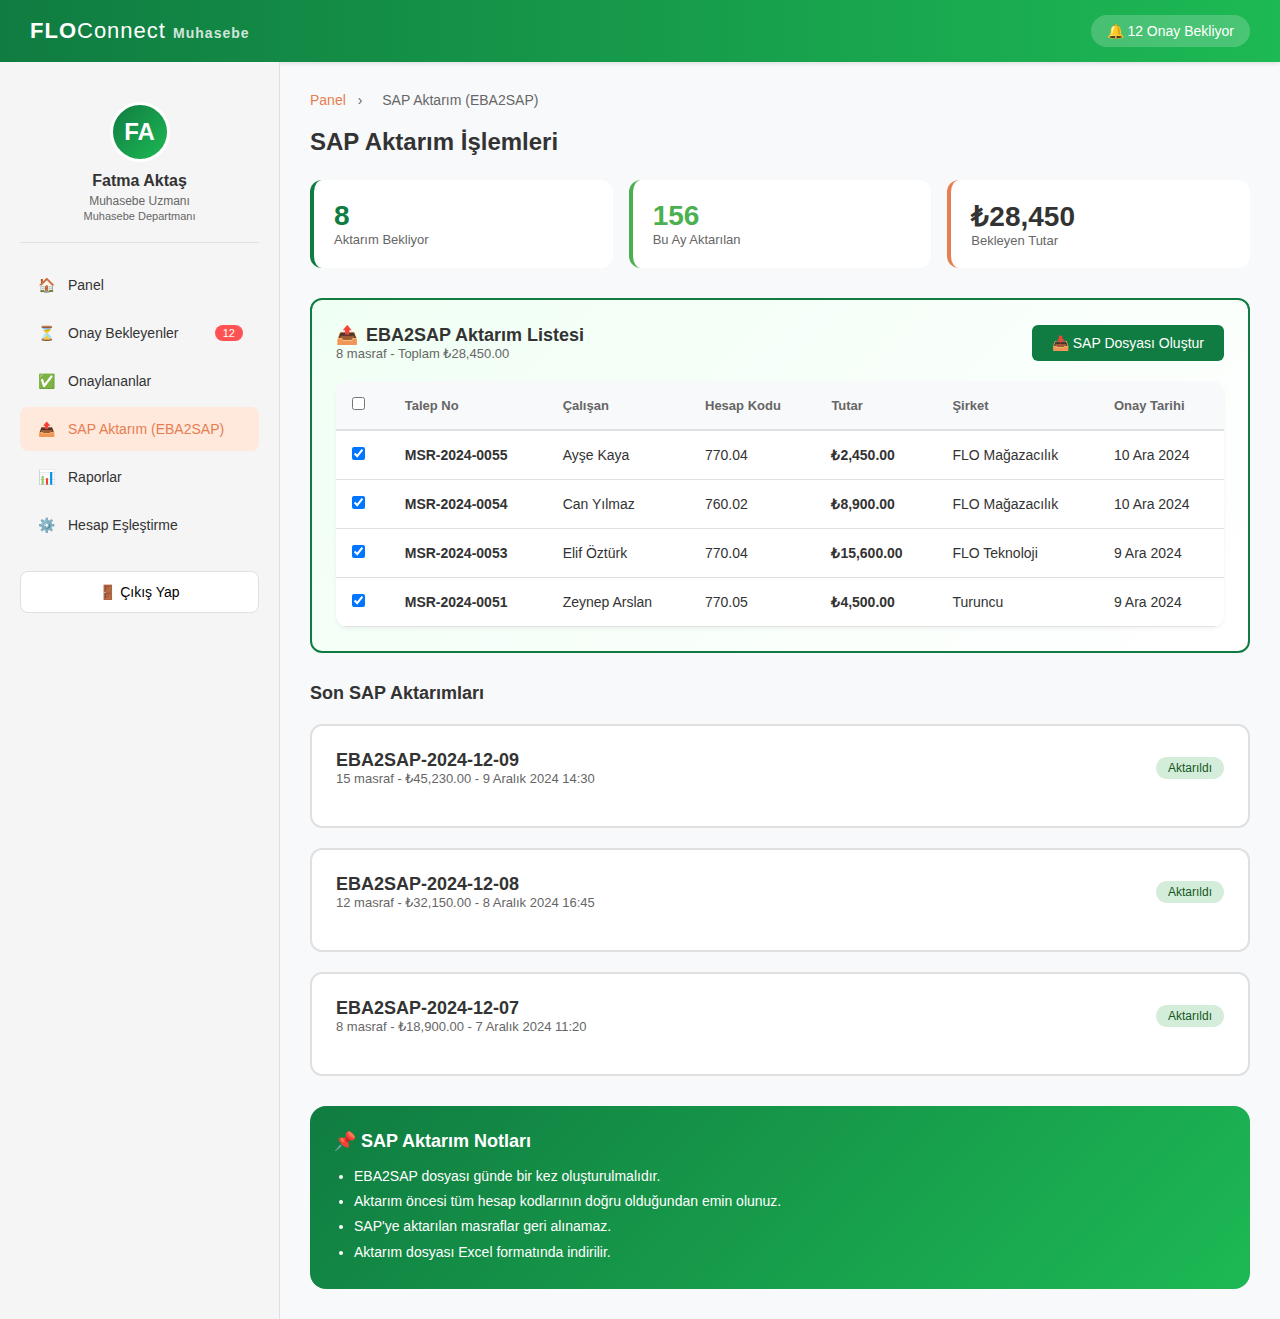
<file: muhasebe-sap-aktarim.html>
<!DOCTYPE html>
<html lang="tr">
<head>
    <meta charset="UTF-8">
    <meta name="viewport" content="width=device-width, initial-scale=1.0">
    <title>SAP Aktarım - Muhasebe Paneli</title>
    <link rel="stylesheet" href="css/styles.css">
    <style>
        .muhasebe-header {
            background: linear-gradient(90deg, #107C41 0%, #1DB954 100%);
        }
        .btn-sap {
            background: #107C41;
            color: white;
            padding: 10px 20px;
            border: none;
            border-radius: 6px;
            font-size: 14px;
            font-weight: 500;
            cursor: pointer;
            display: flex;
            align-items: center;
            gap: 8px;
        }
        .btn-sap:hover {
            background: #0D5F31;
        }
        .sap-card {
            background: white;
            border-radius: 12px;
            padding: 24px;
            margin-bottom: 20px;
            border: 2px solid var(--border-color);
        }
        .sap-card.ready {
            border-color: #107C41;
            background: linear-gradient(135deg, #f0fff4, #ffffff);
        }
        .sap-list-header {
            display: flex;
            justify-content: space-between;
            align-items: center;
            margin-bottom: 16px;
        }
        .sap-list-title {
            font-size: 18px;
            font-weight: 600;
            display: flex;
            align-items: center;
            gap: 8px;
        }
        .sap-list-meta {
            font-size: 13px;
            color: var(--text-secondary);
        }
    </style>
</head>
<body>
    <!-- Header -->
    <header class="header muhasebe-header">
        <button class="mobile-menu-toggle" onclick="toggleMobileMenu()">☰</button>
        <div class="logo">FLO<span style="font-weight: 300;">Connect</span> <span style="font-size: 14px; opacity: 0.8;">Muhasebe</span></div>
        <div class="header-actions">
            <button class="notification-btn">🔔 12 Onay Bekliyor</button>
        </div>
    </header>

    <!-- Mobile Overlay -->
    <div class="mobile-overlay" onclick="closeMobileMenu()"></div>

    <!-- Main Container -->
    <div class="container">
        <!-- Sidebar -->
        <aside class="sidebar">
            <button class="sidebar-close" onclick="closeMobileMenu()">✕</button>
            <div class="user-profile">
                <div class="user-avatar" style="background: linear-gradient(135deg, #107C41, #1DB954);">FA</div>
                <div class="user-name">Fatma Aktaş</div>
                <div class="user-title">Muhasebe Uzmanı</div>
                <div class="user-role">Muhasebe Departmanı</div>
            </div>

            <ul class="nav-menu">
                <li class="nav-item">
                    <a href="muhasebe-panel.html" class="nav-link">
                        <span class="nav-icon">🏠</span>
                        Panel
                    </a>
                </li>
                <li class="nav-item">
                    <a href="muhasebe-onay-bekleyenler.html" class="nav-link">
                        <span class="nav-icon">⏳</span>
                        Onay Bekleyenler
                        <span style="background: var(--warning-red); color: white; padding: 2px 8px; border-radius: 10px; font-size: 11px; margin-left: auto;">12</span>
                    </a>
                </li>
                <li class="nav-item">
                    <a href="muhasebe-onaylananlar.html" class="nav-link">
                        <span class="nav-icon">✅</span>
                        Onaylananlar
                    </a>
                </li>
                <li class="nav-item">
                    <a href="muhasebe-sap-aktarim.html" class="nav-link active">
                        <span class="nav-icon">📤</span>
                        SAP Aktarım (EBA2SAP)
                    </a>
                </li>
                <li class="nav-item">
                    <a href="muhasebe-raporlar.html" class="nav-link">
                        <span class="nav-icon">📊</span>
                        Raporlar
                    </a>
                </li>
                <li class="nav-item">
                    <a href="muhasebe-hesap-eslestirme.html" class="nav-link">
                        <span class="nav-icon">⚙️</span>
                        Hesap Eşleştirme
                    </a>
                </li>
            </ul>

            <button class="logout-btn" onclick="window.location.href='index.html'">
                🚪 Çıkış Yap
            </button>
        </aside>

        <!-- Main Content -->
        <main class="main-content">
            <!-- Alert Container -->
            <div id="alertContainer"></div>

            <!-- Breadcrumb -->
            <div class="breadcrumb">
                <a href="muhasebe-panel.html">Panel</a>
                <span>›</span>
                <span>SAP Aktarım (EBA2SAP)</span>
            </div>

            <h1 class="page-title">SAP Aktarım İşlemleri</h1>

            <!-- Stats -->
            <div style="display: grid; grid-template-columns: repeat(auto-fit, minmax(180px, 1fr)); gap: 16px; margin-bottom: 30px;">
                <div style="background: white; padding: 20px; border-radius: 12px; border-left: 4px solid #107C41;">
                    <div style="font-size: 28px; font-weight: 700; color: #107C41;">8</div>
                    <div style="font-size: 13px; color: var(--text-secondary);">Aktarım Bekliyor</div>
                </div>
                <div style="background: white; padding: 20px; border-radius: 12px; border-left: 4px solid var(--success-dark);">
                    <div style="font-size: 28px; font-weight: 700; color: var(--success-dark);">156</div>
                    <div style="font-size: 13px; color: var(--text-secondary);">Bu Ay Aktarılan</div>
                </div>
                <div style="background: white; padding: 20px; border-radius: 12px; border-left: 4px solid var(--primary-orange);">
                    <div style="font-size: 28px; font-weight: 700; color: var(--text-primary);">₺28,450</div>
                    <div style="font-size: 13px; color: var(--text-secondary);">Bekleyen Tutar</div>
                </div>
            </div>

            <!-- Aktarım Bekleyen Liste -->
            <div class="sap-card ready">
                <div class="sap-list-header">
                    <div>
                        <div class="sap-list-title">
                            <span style="color: #107C41;">📤</span> EBA2SAP Aktarım Listesi
                        </div>
                        <div class="sap-list-meta">8 masraf - Toplam ₺28,450.00</div>
                    </div>
                    <button class="btn-sap" onclick="createSAPExport()">
                        📥 SAP Dosyası Oluştur
                    </button>
                </div>

                <div class="table-container" style="margin-top: 20px;">
                    <table class="data-table">
                        <thead>
                            <tr>
                                <th><input type="checkbox" onclick="toggleAllCheckboxes(this)"></th>
                                <th>Talep No</th>
                                <th>Çalışan</th>
                                <th>Hesap Kodu</th>
                                <th>Tutar</th>
                                <th>Şirket</th>
                                <th>Onay Tarihi</th>
                            </tr>
                        </thead>
                        <tbody>
                            <tr>
                                <td><input type="checkbox" class="row-select" checked></td>
                                <td><strong>MSR-2024-0055</strong></td>
                                <td>Ayşe Kaya</td>
                                <td>770.04</td>
                                <td><strong>₺2,450.00</strong></td>
                                <td>FLO Mağazacılık</td>
                                <td>10 Ara 2024</td>
                            </tr>
                            <tr>
                                <td><input type="checkbox" class="row-select" checked></td>
                                <td><strong>MSR-2024-0054</strong></td>
                                <td>Can Yılmaz</td>
                                <td>760.02</td>
                                <td><strong>₺8,900.00</strong></td>
                                <td>FLO Mağazacılık</td>
                                <td>10 Ara 2024</td>
                            </tr>
                            <tr>
                                <td><input type="checkbox" class="row-select" checked></td>
                                <td><strong>MSR-2024-0053</strong></td>
                                <td>Elif Öztürk</td>
                                <td>770.04</td>
                                <td><strong>₺15,600.00</strong></td>
                                <td>FLO Teknoloji</td>
                                <td>9 Ara 2024</td>
                            </tr>
                            <tr>
                                <td><input type="checkbox" class="row-select" checked></td>
                                <td><strong>MSR-2024-0051</strong></td>
                                <td>Zeynep Arslan</td>
                                <td>770.05</td>
                                <td><strong>₺4,500.00</strong></td>
                                <td>Turuncu</td>
                                <td>9 Ara 2024</td>
                            </tr>
                        </tbody>
                    </table>
                </div>
            </div>

            <!-- Son Aktarımlar -->
            <h2 style="font-size: 18px; margin: 30px 0 20px;">Son SAP Aktarımları</h2>

            <div class="sap-card">
                <div class="sap-list-header">
                    <div>
                        <div class="sap-list-title">EBA2SAP-2024-12-09</div>
                        <div class="sap-list-meta">15 masraf - ₺45,230.00 - 9 Aralık 2024 14:30</div>
                    </div>
                    <span class="status-badge status-approved">Aktarıldı</span>
                </div>
            </div>

            <div class="sap-card">
                <div class="sap-list-header">
                    <div>
                        <div class="sap-list-title">EBA2SAP-2024-12-08</div>
                        <div class="sap-list-meta">12 masraf - ₺32,150.00 - 8 Aralık 2024 16:45</div>
                    </div>
                    <span class="status-badge status-approved">Aktarıldı</span>
                </div>
            </div>

            <div class="sap-card">
                <div class="sap-list-header">
                    <div>
                        <div class="sap-list-title">EBA2SAP-2024-12-07</div>
                        <div class="sap-list-meta">8 masraf - ₺18,900.00 - 7 Aralık 2024 11:20</div>
                    </div>
                    <span class="status-badge status-approved">Aktarıldı</span>
                </div>
            </div>

            <!-- Info Box -->
            <div style="margin-top: 30px; background: linear-gradient(135deg, #107C41, #1DB954); border-radius: 16px; padding: 24px; color: white;">
                <h3 style="font-size: 18px; margin-bottom: 12px;">📌 SAP Aktarım Notları</h3>
                <ul style="font-size: 14px; line-height: 1.8; padding-left: 20px;">
                    <li>EBA2SAP dosyası günde bir kez oluşturulmalıdır.</li>
                    <li>Aktarım öncesi tüm hesap kodlarının doğru olduğundan emin olunuz.</li>
                    <li>SAP'ye aktarılan masraflar geri alınamaz.</li>
                    <li>Aktarım dosyası Excel formatında indirilir.</li>
                </ul>
            </div>
        </main>
    </div>

    <script src="js/main.js"></script>
    <script>
        function toggleAllCheckboxes(source) {
            const checkboxes = document.querySelectorAll('.row-select');
            checkboxes.forEach(cb => cb.checked = source.checked);
        }

        function createSAPExport() {
            const checked = document.querySelectorAll('.row-select:checked');
            if (checked.length === 0) {
                alert('Lütfen en az bir masraf seçiniz.');
                return;
            }

            if (confirm(`${checked.length} adet masraf için SAP aktarım dosyası (EBA2SAP) oluşturulacak. Devam etmek istiyor musunuz?`)) {
                showAlert('success', `EBA2SAP dosyası başarıyla oluşturuldu! ${checked.length} masraf SAP'ye aktarım için hazır.`);
            }
        }
    </script>
</body>
</html>
</file>
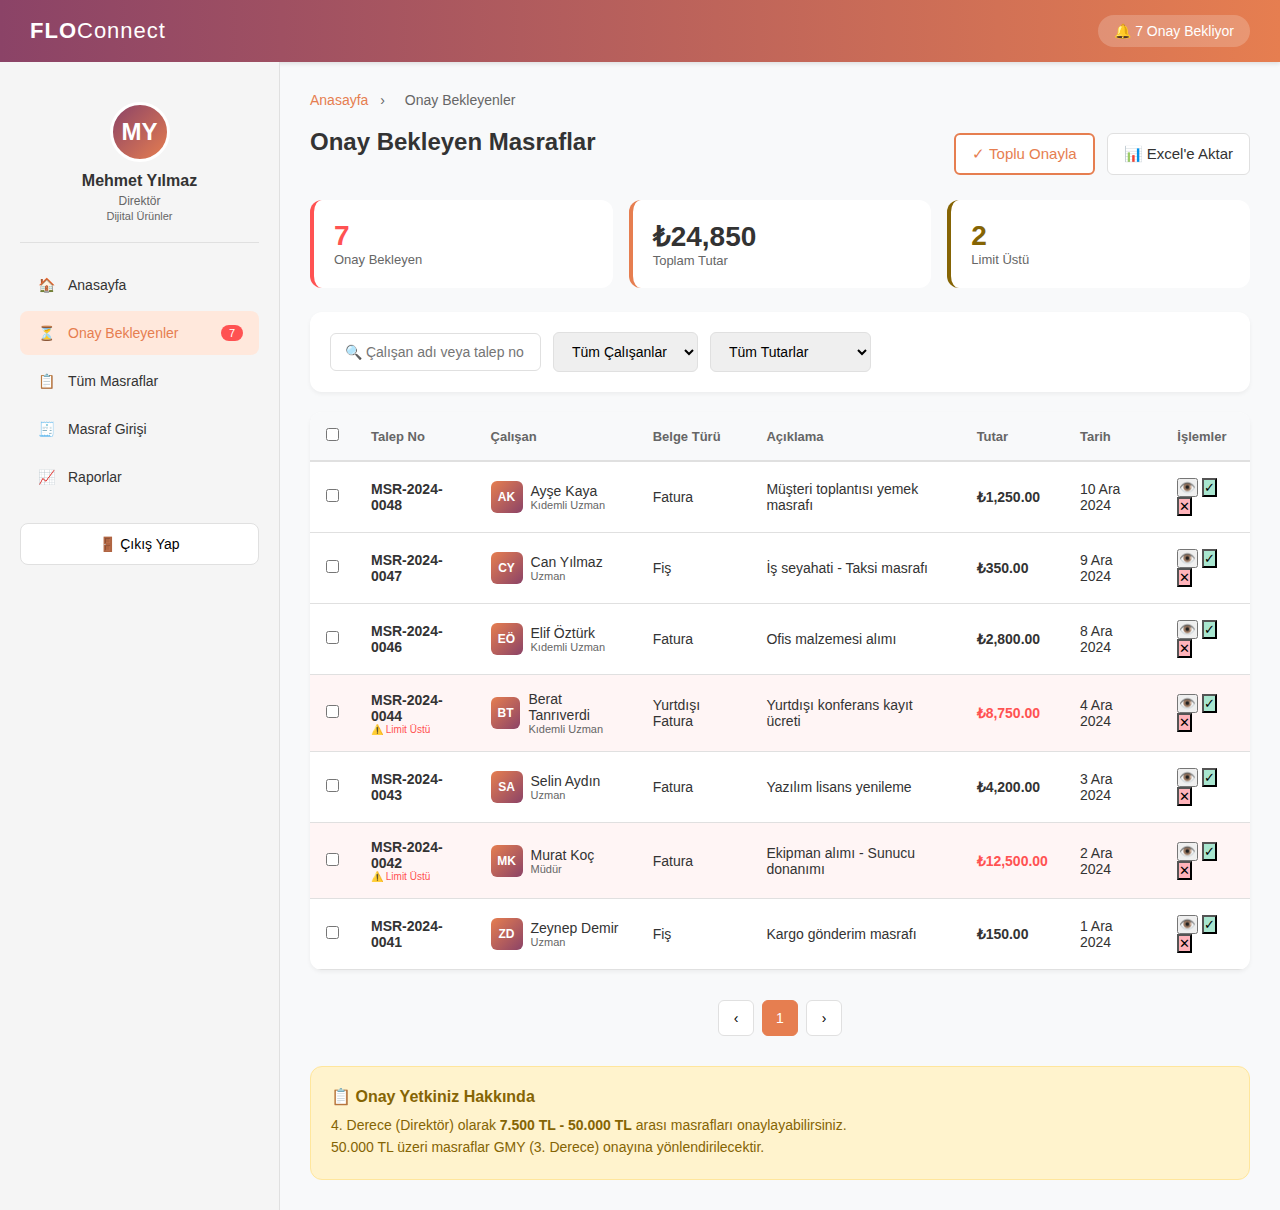
<file: onay-listesi.html>
<!DOCTYPE html>
<html lang="tr">
<head>
    <meta charset="UTF-8">
    <meta name="viewport" content="width=device-width, initial-scale=1.0">
    <title>Onay Bekleyenler - FLOConnect</title>
    <link rel="stylesheet" href="css/styles.css">
</head>
<body>
    <!-- Header -->
    <header class="header">
        <button class="mobile-menu-toggle" onclick="toggleMobileMenu()">☰</button>
        <div class="logo">FLO<span style="font-weight: 300;">Connect</span></div>
        <div class="header-actions">
            <button class="notification-btn">🔔 7 Onay Bekliyor</button>
        </div>
    </header>

    <!-- Mobile Overlay -->
    <div class="mobile-overlay" onclick="closeMobileMenu()"></div>

    <!-- Main Container -->
    <div class="container">
        <!-- Sidebar -->
        <aside class="sidebar">
            <button class="sidebar-close" onclick="closeMobileMenu()">✕</button>
            <div class="user-profile">
                <div class="user-avatar">MY</div>
                <div class="user-name">Mehmet Yılmaz</div>
                <div class="user-title">Direktör</div>
                <div class="user-role">Dijital Ürünler</div>
            </div>

            <ul class="nav-menu">
                <li class="nav-item">
                    <a href="yonetici-anasayfa.html" class="nav-link">
                        <span class="nav-icon">🏠</span>
                        Anasayfa
                    </a>
                </li>
                <li class="nav-item">
                    <a href="onay-listesi.html" class="nav-link active">
                        <span class="nav-icon">⏳</span>
                        Onay Bekleyenler
                        <span style="background: var(--warning-red); color: white; padding: 2px 8px; border-radius: 10px; font-size: 11px; margin-left: auto;">7</span>
                    </a>
                </li>
                <li class="nav-item">
                    <a href="masraf-listesi.html?view=all" class="nav-link">
                        <span class="nav-icon">📋</span>
                        Tüm Masraflar
                    </a>
                </li>
                <li class="nav-item">
                    <a href="masraf-formu.html" class="nav-link">
                        <span class="nav-icon">🧾</span>
                        Masraf Girişi
                    </a>
                </li>
                <li class="nav-item">
                    <a href="#" class="nav-link">
                        <span class="nav-icon">📈</span>
                        Raporlar
                    </a>
                </li>
            </ul>

            <button class="logout-btn" onclick="window.location.href='index.html'">
                🚪 Çıkış Yap
            </button>
        </aside>

        <!-- Main Content -->
        <main class="main-content">
            <!-- Alert Container -->
            <div id="alertContainer"></div>

            <!-- Breadcrumb -->
            <div class="breadcrumb">
                <a href="yonetici-anasayfa.html">Anasayfa</a>
                <span>›</span>
                <span>Onay Bekleyenler</span>
            </div>

            <div class="content-header">
                <h1 class="page-title">Onay Bekleyen Masraflar</h1>
                <div style="display: flex; gap: 12px;">
                    <button class="btn-outline" style="padding: 10px 16px;" onclick="bulkApprove()">
                        ✓ Toplu Onayla
                    </button>
                    <button class="btn-secondary" style="padding: 10px 16px;">
                        📊 Excel'e Aktar
                    </button>
                </div>
            </div>

            <!-- Summary Cards -->
            <div style="display: grid; grid-template-columns: repeat(auto-fit, minmax(200px, 1fr)); gap: 16px; margin-bottom: 24px;">
                <div style="background: white; padding: 20px; border-radius: 12px; border-left: 4px solid var(--warning-red);">
                    <div style="font-size: 28px; font-weight: 700; color: var(--warning-red);">7</div>
                    <div style="font-size: 13px; color: var(--text-secondary);">Onay Bekleyen</div>
                </div>
                <div style="background: white; padding: 20px; border-radius: 12px; border-left: 4px solid var(--primary-orange);">
                    <div style="font-size: 28px; font-weight: 700; color: var(--text-primary);">₺24,850</div>
                    <div style="font-size: 13px; color: var(--text-secondary);">Toplam Tutar</div>
                </div>
                <div style="background: white; padding: 20px; border-radius: 12px; border-left: 4px solid #856404;">
                    <div style="font-size: 28px; font-weight: 700; color: #856404;">2</div>
                    <div style="font-size: 13px; color: var(--text-secondary);">Limit Üstü</div>
                </div>
            </div>

            <!-- Filter Section -->
            <div class="filter-section">
                <div class="filter-controls">
                    <div class="form-group" style="min-width: 200px;">
                        <input type="text" class="form-input" placeholder="🔍 Çalışan adı veya talep no ara...">
                    </div>
                    <div class="form-group">
                        <select class="form-select">
                            <option value="">Tüm Çalışanlar</option>
                            <option value="ayse">Ayşe Kaya</option>
                            <option value="can">Can Yılmaz</option>
                            <option value="elif">Elif Öztürk</option>
                        </select>
                    </div>
                    <div class="form-group">
                        <select class="form-select">
                            <option value="">Tüm Tutarlar</option>
                            <option value="0-1000">0 - 1.000 TL</option>
                            <option value="1000-5000">1.000 - 5.000 TL</option>
                            <option value="5000-10000">5.000 - 10.000 TL</option>
                            <option value="10000+">10.000 TL+</option>
                        </select>
                    </div>
                </div>
            </div>

            <!-- Table View -->
            <div class="table-container">
                <table class="data-table">
                    <thead>
                        <tr>
                            <th style="width: 40px;">
                                <input type="checkbox" id="selectAll" onchange="toggleSelectAll()">
                            </th>
                            <th>Talep No</th>
                            <th>Çalışan</th>
                            <th>Belge Türü</th>
                            <th>Açıklama</th>
                            <th>Tutar</th>
                            <th>Tarih</th>
                            <th>İşlemler</th>
                        </tr>
                    </thead>
                    <tbody>
                        <tr>
                            <td><input type="checkbox" class="row-select"></td>
                            <td><strong>MSR-2024-0048</strong></td>
                            <td>
                                <div style="display: flex; align-items: center; gap: 8px;">
                                    <div style="width: 32px; height: 32px; border-radius: 6px; background: linear-gradient(135deg, var(--primary-orange), var(--primary-burgundy)); color: white; display: flex; align-items: center; justify-content: center; font-size: 12px; font-weight: 600;">AK</div>
                                    <div>
                                        <div style="font-weight: 500;">Ayşe Kaya</div>
                                        <div style="font-size: 11px; color: var(--text-secondary);">Kıdemli Uzman</div>
                                    </div>
                                </div>
                            </td>
                            <td>Fatura</td>
                            <td>Müşteri toplantısı yemek masrafı</td>
                            <td><strong>₺1,250.00</strong></td>
                            <td>10 Ara 2024</td>
                            <td>
                                <div class="action-icons">
                                    <button class="icon-btn" title="Detay" onclick="showDetail('0048')">👁️</button>
                                    <button class="icon-btn" style="background: var(--success-green);" title="Onayla" onclick="approveRequest('0048')">✓</button>
                                    <button class="icon-btn" style="background: var(--reject-red);" title="Reddet" onclick="rejectRequest('0048')">✕</button>
                                </div>
                            </td>
                        </tr>
                        <tr>
                            <td><input type="checkbox" class="row-select"></td>
                            <td><strong>MSR-2024-0047</strong></td>
                            <td>
                                <div style="display: flex; align-items: center; gap: 8px;">
                                    <div style="width: 32px; height: 32px; border-radius: 6px; background: linear-gradient(135deg, var(--primary-orange), var(--primary-burgundy)); color: white; display: flex; align-items: center; justify-content: center; font-size: 12px; font-weight: 600;">CY</div>
                                    <div>
                                        <div style="font-weight: 500;">Can Yılmaz</div>
                                        <div style="font-size: 11px; color: var(--text-secondary);">Uzman</div>
                                    </div>
                                </div>
                            </td>
                            <td>Fiş</td>
                            <td>İş seyahati - Taksi masrafı</td>
                            <td><strong>₺350.00</strong></td>
                            <td>9 Ara 2024</td>
                            <td>
                                <div class="action-icons">
                                    <button class="icon-btn" title="Detay" onclick="showDetail('0047')">👁️</button>
                                    <button class="icon-btn" style="background: var(--success-green);" title="Onayla" onclick="approveRequest('0047')">✓</button>
                                    <button class="icon-btn" style="background: var(--reject-red);" title="Reddet" onclick="rejectRequest('0047')">✕</button>
                                </div>
                            </td>
                        </tr>
                        <tr>
                            <td><input type="checkbox" class="row-select"></td>
                            <td><strong>MSR-2024-0046</strong></td>
                            <td>
                                <div style="display: flex; align-items: center; gap: 8px;">
                                    <div style="width: 32px; height: 32px; border-radius: 6px; background: linear-gradient(135deg, var(--primary-orange), var(--primary-burgundy)); color: white; display: flex; align-items: center; justify-content: center; font-size: 12px; font-weight: 600;">EÖ</div>
                                    <div>
                                        <div style="font-weight: 500;">Elif Öztürk</div>
                                        <div style="font-size: 11px; color: var(--text-secondary);">Kıdemli Uzman</div>
                                    </div>
                                </div>
                            </td>
                            <td>Fatura</td>
                            <td>Ofis malzemesi alımı</td>
                            <td><strong>₺2,800.00</strong></td>
                            <td>8 Ara 2024</td>
                            <td>
                                <div class="action-icons">
                                    <button class="icon-btn" title="Detay" onclick="showDetail('0046')">👁️</button>
                                    <button class="icon-btn" style="background: var(--success-green);" title="Onayla" onclick="approveRequest('0046')">✓</button>
                                    <button class="icon-btn" style="background: var(--reject-red);" title="Reddet" onclick="rejectRequest('0046')">✕</button>
                                </div>
                            </td>
                        </tr>
                        <tr style="background: #FFF5F5;">
                            <td><input type="checkbox" class="row-select"></td>
                            <td>
                                <strong>MSR-2024-0044</strong>
                                <span style="display: block; font-size: 10px; color: var(--warning-red);">⚠️ Limit Üstü</span>
                            </td>
                            <td>
                                <div style="display: flex; align-items: center; gap: 8px;">
                                    <div style="width: 32px; height: 32px; border-radius: 6px; background: linear-gradient(135deg, var(--primary-orange), var(--primary-burgundy)); color: white; display: flex; align-items: center; justify-content: center; font-size: 12px; font-weight: 600;">BT</div>
                                    <div>
                                        <div style="font-weight: 500;">Berat Tanrıverdi</div>
                                        <div style="font-size: 11px; color: var(--text-secondary);">Kıdemli Uzman</div>
                                    </div>
                                </div>
                            </td>
                            <td>Yurtdışı Fatura</td>
                            <td>Yurtdışı konferans kayıt ücreti</td>
                            <td><strong style="color: var(--warning-red);">₺8,750.00</strong></td>
                            <td>4 Ara 2024</td>
                            <td>
                                <div class="action-icons">
                                    <button class="icon-btn" title="Detay" onclick="showDetail('0044')">👁️</button>
                                    <button class="icon-btn" style="background: var(--success-green);" title="Onayla" onclick="approveRequest('0044')">✓</button>
                                    <button class="icon-btn" style="background: var(--reject-red);" title="Reddet" onclick="rejectRequest('0044')">✕</button>
                                </div>
                            </td>
                        </tr>
                        <tr>
                            <td><input type="checkbox" class="row-select"></td>
                            <td><strong>MSR-2024-0043</strong></td>
                            <td>
                                <div style="display: flex; align-items: center; gap: 8px;">
                                    <div style="width: 32px; height: 32px; border-radius: 6px; background: linear-gradient(135deg, var(--primary-orange), var(--primary-burgundy)); color: white; display: flex; align-items: center; justify-content: center; font-size: 12px; font-weight: 600;">SA</div>
                                    <div>
                                        <div style="font-weight: 500;">Selin Aydın</div>
                                        <div style="font-size: 11px; color: var(--text-secondary);">Uzman</div>
                                    </div>
                                </div>
                            </td>
                            <td>Fatura</td>
                            <td>Yazılım lisans yenileme</td>
                            <td><strong>₺4,200.00</strong></td>
                            <td>3 Ara 2024</td>
                            <td>
                                <div class="action-icons">
                                    <button class="icon-btn" title="Detay" onclick="showDetail('0043')">👁️</button>
                                    <button class="icon-btn" style="background: var(--success-green);" title="Onayla" onclick="approveRequest('0043')">✓</button>
                                    <button class="icon-btn" style="background: var(--reject-red);" title="Reddet" onclick="rejectRequest('0043')">✕</button>
                                </div>
                            </td>
                        </tr>
                        <tr style="background: #FFF5F5;">
                            <td><input type="checkbox" class="row-select"></td>
                            <td>
                                <strong>MSR-2024-0042</strong>
                                <span style="display: block; font-size: 10px; color: var(--warning-red);">⚠️ Limit Üstü</span>
                            </td>
                            <td>
                                <div style="display: flex; align-items: center; gap: 8px;">
                                    <div style="width: 32px; height: 32px; border-radius: 6px; background: linear-gradient(135deg, var(--primary-orange), var(--primary-burgundy)); color: white; display: flex; align-items: center; justify-content: center; font-size: 12px; font-weight: 600;">MK</div>
                                    <div>
                                        <div style="font-weight: 500;">Murat Koç</div>
                                        <div style="font-size: 11px; color: var(--text-secondary);">Müdür</div>
                                    </div>
                                </div>
                            </td>
                            <td>Fatura</td>
                            <td>Ekipman alımı - Sunucu donanımı</td>
                            <td><strong style="color: var(--warning-red);">₺12,500.00</strong></td>
                            <td>2 Ara 2024</td>
                            <td>
                                <div class="action-icons">
                                    <button class="icon-btn" title="Detay" onclick="showDetail('0042')">👁️</button>
                                    <button class="icon-btn" style="background: var(--success-green);" title="Onayla" onclick="approveRequest('0042')">✓</button>
                                    <button class="icon-btn" style="background: var(--reject-red);" title="Reddet" onclick="rejectRequest('0042')">✕</button>
                                </div>
                            </td>
                        </tr>
                        <tr>
                            <td><input type="checkbox" class="row-select"></td>
                            <td><strong>MSR-2024-0041</strong></td>
                            <td>
                                <div style="display: flex; align-items: center; gap: 8px;">
                                    <div style="width: 32px; height: 32px; border-radius: 6px; background: linear-gradient(135deg, var(--primary-orange), var(--primary-burgundy)); color: white; display: flex; align-items: center; justify-content: center; font-size: 12px; font-weight: 600;">ZD</div>
                                    <div>
                                        <div style="font-weight: 500;">Zeynep Demir</div>
                                        <div style="font-size: 11px; color: var(--text-secondary);">Uzman</div>
                                    </div>
                                </div>
                            </td>
                            <td>Fiş</td>
                            <td>Kargo gönderim masrafı</td>
                            <td><strong>₺150.00</strong></td>
                            <td>1 Ara 2024</td>
                            <td>
                                <div class="action-icons">
                                    <button class="icon-btn" title="Detay" onclick="showDetail('0041')">👁️</button>
                                    <button class="icon-btn" style="background: var(--success-green);" title="Onayla" onclick="approveRequest('0041')">✓</button>
                                    <button class="icon-btn" style="background: var(--reject-red);" title="Reddet" onclick="rejectRequest('0041')">✕</button>
                                </div>
                            </td>
                        </tr>
                    </tbody>
                </table>
            </div>

            <!-- Pagination -->
            <div class="pagination">
                <button class="page-btn">‹</button>
                <button class="page-btn active">1</button>
                <button class="page-btn">›</button>
            </div>

            <!-- Info Box -->
            <div style="margin-top: 30px; background: #FFF3CD; border: 1px solid #FFE69C; border-radius: 12px; padding: 20px;">
                <h4 style="color: #856404; margin-bottom: 8px;">📋 Onay Yetkiniz Hakkında</h4>
                <p style="font-size: 14px; color: #856404; line-height: 1.6;">
                    4. Derece (Direktör) olarak <strong>7.500 TL - 50.000 TL</strong> arası masrafları onaylayabilirsiniz.<br>
                    50.000 TL üzeri masraflar GMY (3. Derece) onayına yönlendirilecektir.
                </p>
            </div>
        </main>
    </div>

    <script src="js/main.js"></script>
    <script>
        function toggleSelectAll() {
            const selectAll = document.getElementById('selectAll');
            const checkboxes = document.querySelectorAll('.row-select');
            checkboxes.forEach(cb => cb.checked = selectAll.checked);
        }

        function bulkApprove() {
            const selected = document.querySelectorAll('.row-select:checked');
            if (selected.length === 0) {
                alert('Lütfen onaylanacak masrafları seçiniz.');
                return;
            }
            if (confirm(`${selected.length} adet masrafı onaylamak istediğinize emin misiniz?`)) {
                showAlert('success', `${selected.length} masraf başarıyla onaylandı.`);
            }
        }

        function showDetail(id) {
            window.location.href = `masraf-detay.html?id=${id}&role=manager`;
        }
    </script>
</body>
</html>
</file>
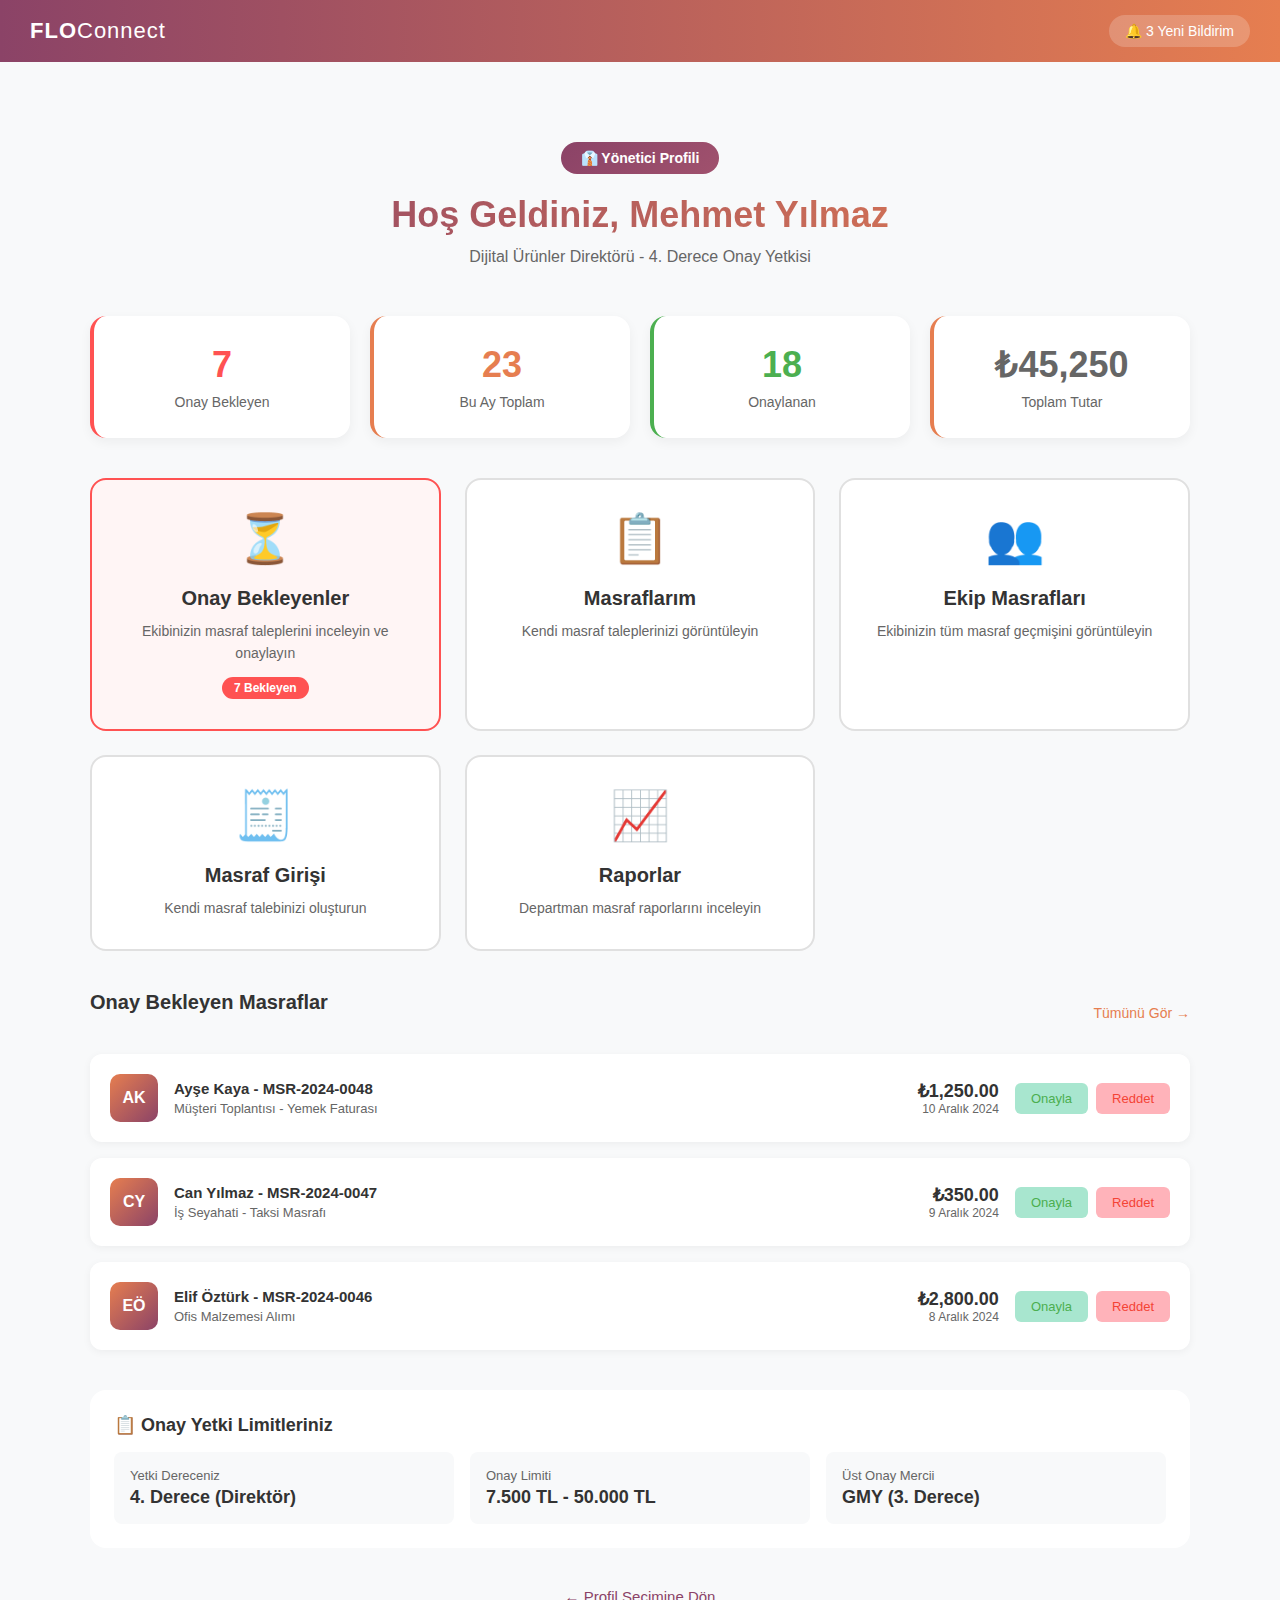
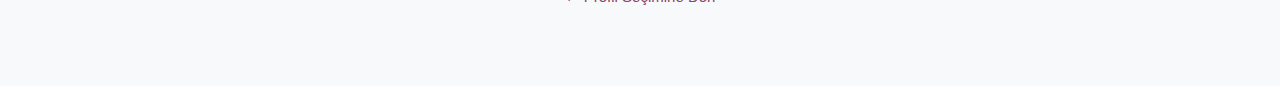
<file: yonetici-anasayfa.html>
<!DOCTYPE html>
<html lang="tr">
<head>
    <meta charset="UTF-8">
    <meta name="viewport" content="width=device-width, initial-scale=1.0">
    <title>Yönetici Anasayfa - FLOConnect Masraf</title>
    <link rel="stylesheet" href="css/styles.css">
    <style>
        .welcome-container {
            max-width: 1100px;
            margin: 40px auto;
        }
        .user-welcome {
            text-align: center;
            margin-bottom: 50px;
        }
        .user-welcome h1 {
            font-size: 36px;
            font-weight: 700;
            background: linear-gradient(90deg, var(--primary-burgundy) 0%, var(--primary-orange) 100%);
            -webkit-background-clip: text;
            -webkit-text-fill-color: transparent;
            margin-bottom: 12px;
        }
        .user-welcome .role-badge {
            display: inline-block;
            padding: 8px 20px;
            background: linear-gradient(135deg, var(--primary-burgundy), #A0516D);
            color: white;
            border-radius: 20px;
            font-size: 14px;
            font-weight: 600;
            margin-bottom: 20px;
        }
        .user-welcome p {
            font-size: 16px;
            color: var(--text-secondary);
        }
        .dashboard-stats {
            display: grid;
            grid-template-columns: repeat(auto-fit, minmax(200px, 1fr));
            gap: 20px;
            margin-bottom: 40px;
        }
        .stat-card {
            background: white;
            padding: 28px;
            border-radius: 16px;
            text-align: center;
            box-shadow: 0 4px 12px rgba(0,0,0,0.05);
            border-left: 4px solid var(--primary-orange);
        }
        .stat-card.urgent {
            border-left-color: var(--warning-red);
        }
        .stat-card.success {
            border-left-color: var(--success-dark);
        }
        .stat-value {
            font-size: 36px;
            font-weight: 700;
            margin-bottom: 8px;
        }
        .stat-label {
            font-size: 14px;
            color: var(--text-secondary);
        }
        .module-grid {
            display: grid;
            grid-template-columns: repeat(auto-fit, minmax(min(280px, 100%), 1fr));
            gap: 24px;
            margin-top: 30px;
        }
        .module-card {
            background: white;
            border: 2px solid var(--border-color);
            border-radius: 16px;
            padding: 30px;
            text-align: center;
            transition: all 0.3s;
            cursor: pointer;
            text-decoration: none;
            color: inherit;
            display: block;
        }
        .module-card:hover {
            border-color: var(--primary-burgundy);
            box-shadow: 0 8px 24px rgba(139, 67, 103, 0.2);
            transform: translateY(-4px);
        }
        .module-card.highlight {
            border-color: var(--warning-red);
            background: #FFF5F5;
        }
        .module-icon {
            font-size: 48px;
            margin-bottom: 20px;
        }
        .module-title {
            font-size: 20px;
            font-weight: 600;
            margin-bottom: 10px;
            color: var(--text-primary);
        }
        .module-description {
            font-size: 14px;
            color: var(--text-secondary);
            line-height: 1.6;
        }
        .module-badge {
            display: inline-block;
            background: var(--warning-red);
            color: white;
            padding: 4px 12px;
            border-radius: 12px;
            font-size: 12px;
            font-weight: 600;
            margin-top: 12px;
        }
        .pending-approvals {
            margin-top: 40px;
        }
        .section-header {
            display: flex;
            justify-content: space-between;
            align-items: center;
            margin-bottom: 20px;
        }
        .section-title {
            font-size: 20px;
            font-weight: 600;
            color: var(--text-primary);
        }
        .view-all {
            color: var(--primary-orange);
            text-decoration: none;
            font-size: 14px;
            font-weight: 500;
        }
        .approval-card {
            background: white;
            border-radius: 12px;
            padding: 20px;
            margin-bottom: 16px;
            box-shadow: 0 2px 8px rgba(0,0,0,0.05);
            display: flex;
            align-items: center;
            gap: 16px;
        }
        .approval-avatar {
            width: 48px;
            height: 48px;
            border-radius: 10px;
            background: linear-gradient(135deg, var(--primary-orange), var(--primary-burgundy));
            color: white;
            display: flex;
            align-items: center;
            justify-content: center;
            font-weight: 600;
            flex-shrink: 0;
        }
        .approval-info {
            flex: 1;
        }
        .approval-info h4 {
            font-size: 15px;
            font-weight: 600;
            margin-bottom: 4px;
        }
        .approval-info p {
            font-size: 13px;
            color: var(--text-secondary);
        }
        .approval-amount {
            text-align: right;
        }
        .approval-amount .amount {
            font-size: 18px;
            font-weight: 700;
            color: var(--text-primary);
        }
        .approval-amount .date {
            font-size: 12px;
            color: var(--text-secondary);
        }
        .approval-actions {
            display: flex;
            gap: 8px;
        }
        .btn-sm {
            padding: 8px 16px;
            border-radius: 6px;
            font-size: 13px;
            font-weight: 500;
            cursor: pointer;
            border: none;
            transition: all 0.3s;
        }
        .btn-sm.approve {
            background: var(--success-green);
            color: var(--success-dark);
        }
        .btn-sm.reject {
            background: var(--reject-red);
            color: var(--reject-dark);
        }
        .back-link {
            text-align: center;
            margin-top: 40px;
        }
        .back-link a {
            color: var(--primary-burgundy);
            text-decoration: none;
            font-size: 15px;
        }

        /* Responsive */
        @media (max-width: 768px) {
            .welcome-container {
                margin: 20px auto;
                padding: 0 15px;
            }
            .user-welcome h1 {
                font-size: 26px;
            }
            .dashboard-stats {
                grid-template-columns: repeat(2, 1fr);
            }
            .module-grid {
                grid-template-columns: 1fr;
            }
            .approval-card {
                flex-direction: column;
                text-align: center;
            }
            .approval-amount {
                text-align: center;
                margin: 12px 0;
            }
        }
    </style>
</head>
<body>
    <!-- Header -->
    <header class="header">
        <div class="logo">FLO<span style="font-weight: 300;">Connect</span></div>
        <button class="notification-btn">
            🔔 3 Yeni Bildirim
        </button>
    </header>

    <!-- Main Container -->
    <div style="min-height: calc(100vh - 60px); padding: 40px; background: #F8F9FA;">
        <div class="welcome-container">
            <div class="user-welcome">
                <span class="role-badge">👔 Yönetici Profili</span>
                <h1>Hoş Geldiniz, Mehmet Yılmaz</h1>
                <p>Dijital Ürünler Direktörü - 4. Derece Onay Yetkisi</p>
            </div>

            <!-- Dashboard Stats -->
            <div class="dashboard-stats">
                <div class="stat-card urgent">
                    <div class="stat-value" style="color: var(--warning-red);">7</div>
                    <div class="stat-label">Onay Bekleyen</div>
                </div>
                <div class="stat-card">
                    <div class="stat-value" style="color: var(--primary-orange);">23</div>
                    <div class="stat-label">Bu Ay Toplam</div>
                </div>
                <div class="stat-card success">
                    <div class="stat-value" style="color: var(--success-dark);">18</div>
                    <div class="stat-label">Onaylanan</div>
                </div>
                <div class="stat-card">
                    <div class="stat-value" style="color: var(--text-secondary);">₺45,250</div>
                    <div class="stat-label">Toplam Tutar</div>
                </div>
            </div>

            <!-- Module Grid -->
            <div class="module-grid">
                <a href="onay-listesi.html" class="module-card highlight">
                    <div class="module-icon">⏳</div>
                    <h3 class="module-title">Onay Bekleyenler</h3>
                    <p class="module-description">
                        Ekibinizin masraf taleplerini inceleyin ve onaylayın
                    </p>
                    <span class="module-badge">7 Bekleyen</span>
                </a>

                <a href="masraf-listesi.html?view=all" class="module-card">
                    <div class="module-icon">📋</div>
                    <h3 class="module-title">Masraflarım</h3>
                    <p class="module-description">
                        Kendi masraf taleplerinizi görüntüleyin
                    </p>
                </a>

                <a href="masraf-listesi.html?view=team" class="module-card">
                    <div class="module-icon">👥</div>
                    <h3 class="module-title">Ekip Masrafları</h3>
                    <p class="module-description">
                        Ekibinizin tüm masraf geçmişini görüntüleyin
                    </p>
                </a>

                <a href="masraf-formu.html?role=manager" class="module-card">
                    <div class="module-icon">🧾</div>
                    <h3 class="module-title">Masraf Girişi</h3>
                    <p class="module-description">
                        Kendi masraf talebinizi oluşturun
                    </p>
                </a>

                <a href="#" class="module-card">
                    <div class="module-icon">📈</div>
                    <h3 class="module-title">Raporlar</h3>
                    <p class="module-description">
                        Departman masraf raporlarını inceleyin
                    </p>
                </a>
            </div>

            <!-- Pending Approvals Preview -->
            <div class="pending-approvals">
                <div class="section-header">
                    <h3 class="section-title">Onay Bekleyen Masraflar</h3>
                    <a href="onay-listesi.html" class="view-all">Tümünü Gör →</a>
                </div>

                <div class="approval-card">
                    <div class="approval-avatar">AK</div>
                    <div class="approval-info">
                        <h4>Ayşe Kaya - MSR-2024-0048</h4>
                        <p>Müşteri Toplantısı - Yemek Faturası</p>
                    </div>
                    <div class="approval-amount">
                        <div class="amount">₺1,250.00</div>
                        <div class="date">10 Aralık 2024</div>
                    </div>
                    <div class="approval-actions">
                        <button class="btn-sm approve" onclick="approveRequest('0048')">Onayla</button>
                        <button class="btn-sm reject" onclick="rejectRequest('0048')">Reddet</button>
                    </div>
                </div>

                <div class="approval-card">
                    <div class="approval-avatar">CY</div>
                    <div class="approval-info">
                        <h4>Can Yılmaz - MSR-2024-0047</h4>
                        <p>İş Seyahati - Taksi Masrafı</p>
                    </div>
                    <div class="approval-amount">
                        <div class="amount">₺350.00</div>
                        <div class="date">9 Aralık 2024</div>
                    </div>
                    <div class="approval-actions">
                        <button class="btn-sm approve" onclick="approveRequest('0047')">Onayla</button>
                        <button class="btn-sm reject" onclick="rejectRequest('0047')">Reddet</button>
                    </div>
                </div>

                <div class="approval-card">
                    <div class="approval-avatar">EÖ</div>
                    <div class="approval-info">
                        <h4>Elif Öztürk - MSR-2024-0046</h4>
                        <p>Ofis Malzemesi Alımı</p>
                    </div>
                    <div class="approval-amount">
                        <div class="amount">₺2,800.00</div>
                        <div class="date">8 Aralık 2024</div>
                    </div>
                    <div class="approval-actions">
                        <button class="btn-sm approve" onclick="approveRequest('0046')">Onayla</button>
                        <button class="btn-sm reject" onclick="rejectRequest('0046')">Reddet</button>
                    </div>
                </div>
            </div>

            <!-- Approval Limits Info -->
            <div style="margin-top: 40px; background: white; border-radius: 16px; padding: 24px;">
                <h3 style="font-size: 18px; margin-bottom: 16px; color: var(--text-primary);">📋 Onay Yetki Limitleriniz</h3>
                <div style="display: grid; grid-template-columns: repeat(auto-fit, minmax(200px, 1fr)); gap: 16px;">
                    <div style="padding: 16px; background: #F8F9FA; border-radius: 8px;">
                        <div style="font-size: 13px; color: var(--text-secondary); margin-bottom: 4px;">Yetki Dereceniz</div>
                        <div style="font-size: 18px; font-weight: 600;">4. Derece (Direktör)</div>
                    </div>
                    <div style="padding: 16px; background: #F8F9FA; border-radius: 8px;">
                        <div style="font-size: 13px; color: var(--text-secondary); margin-bottom: 4px;">Onay Limiti</div>
                        <div style="font-size: 18px; font-weight: 600;">7.500 TL - 50.000 TL</div>
                    </div>
                    <div style="padding: 16px; background: #F8F9FA; border-radius: 8px;">
                        <div style="font-size: 13px; color: var(--text-secondary); margin-bottom: 4px;">Üst Onay Mercii</div>
                        <div style="font-size: 18px; font-weight: 600;">GMY (3. Derece)</div>
                    </div>
                </div>
            </div>

            <!-- Back Link -->
            <div class="back-link">
                <a href="index.html">← Profil Seçimine Dön</a>
            </div>
        </div>
    </div>

    <script src="js/main.js"></script>
</body>
</html>
</file>
<file: css/styles.css>
/* FLOConnect Masraf Modülü - Ana Stil Dosyası */

* {
    margin: 0;
    padding: 0;
    box-sizing: border-box;
}

:root {
    --primary-burgundy: #8B4367;
    --primary-orange: #E67E50;
    --sidebar-bg: #F5F5F5;
    --sidebar-active: #FFE8DC;
    --card-bg: #FFFFFF;
    --text-primary: #333333;
    --text-secondary: #666666;
    --border-color: #E0E0E0;
    --success-green: #A8E6CF;
    --success-dark: #4CAF50;
    --reject-red: #FFB3BA;
    --reject-dark: #F44336;
    --warning-red: #FF5252;
    --warning-yellow: #FFC107;
    --status-pending: #FFF3CD;
    --status-approved: #D4EDDA;
    --status-rejected: #F8D7DA;
    --status-waiting: #D1ECF1;
    --status-draft: #E9ECEF;
}

body {
    font-family: 'Segoe UI', Tahoma, Geneva, Verdana, sans-serif;
    background-color: #F8F9FA;
    color: var(--text-primary);
    overflow-x: hidden;
    width: 100%;
}

/* Header */
.header {
    background: linear-gradient(90deg, var(--primary-burgundy) 0%, var(--primary-orange) 100%);
    padding: 15px 30px;
    display: flex;
    justify-content: space-between;
    align-items: center;
    box-shadow: 0 2px 4px rgba(0,0,0,0.1);
}

.logo {
    color: white;
    font-size: 22px;
    font-weight: 700;
    letter-spacing: 1px;
}

.header-actions {
    display: flex;
    align-items: center;
    gap: 12px;
}

.notification-btn {
    background: rgba(255, 255, 255, 0.2);
    border: none;
    color: white;
    padding: 8px 16px;
    border-radius: 20px;
    cursor: pointer;
    display: flex;
    align-items: center;
    gap: 6px;
    font-size: 14px;
    transition: background 0.3s;
}

.notification-btn:hover {
    background: rgba(255, 255, 255, 0.3);
}

/* Layout */
.container {
    display: flex;
    min-height: calc(100vh - 60px);
    overflow-x: hidden;
    width: 100%;
}

/* Sidebar */
.sidebar {
    width: 280px;
    background: var(--sidebar-bg);
    padding: 20px;
    border-right: 1px solid var(--border-color);
}

.user-profile {
    text-align: center;
    padding: 20px 0;
    border-bottom: 1px solid var(--border-color);
    margin-bottom: 20px;
}

.user-avatar {
    width: 60px;
    height: 60px;
    border-radius: 50%;
    background: linear-gradient(135deg, var(--primary-burgundy), var(--primary-orange));
    color: white;
    display: flex;
    align-items: center;
    justify-content: center;
    margin: 0 auto 10px;
    font-size: 24px;
    font-weight: bold;
    border: 3px solid white;
}

.user-name {
    font-weight: 600;
    font-size: 16px;
    margin-bottom: 4px;
}

.user-title {
    font-size: 12px;
    color: var(--text-secondary);
    margin-bottom: 2px;
}

.user-role {
    font-size: 11px;
    color: var(--text-secondary);
}

/* Navigation Menu */
.nav-menu {
    list-style: none;
}

.nav-item {
    margin-bottom: 4px;
}

.nav-link {
    display: flex;
    align-items: center;
    padding: 12px 16px;
    color: var(--text-primary);
    text-decoration: none;
    border-radius: 8px;
    transition: all 0.3s;
    font-size: 14px;
    gap: 12px;
}

.nav-link:hover {
    background: rgba(230, 126, 80, 0.1);
}

.nav-link.active {
    background: var(--sidebar-active);
    color: var(--primary-orange);
    font-weight: 500;
}

.nav-icon {
    width: 20px;
    height: 20px;
    display: inline-flex;
    align-items: center;
    justify-content: center;
}

.logout-btn {
    margin-top: 20px;
    width: 100%;
    padding: 12px;
    background: white;
    border: 1px solid var(--border-color);
    border-radius: 8px;
    cursor: pointer;
    font-size: 14px;
    transition: all 0.3s;
}

.logout-btn:hover {
    background: #f0f0f0;
}

/* Main Content */
.main-content {
    flex: 1;
    padding: 30px;
}

/* Breadcrumb */
.breadcrumb {
    font-size: 14px;
    color: var(--text-secondary);
    margin-bottom: 20px;
}

.breadcrumb a {
    color: var(--primary-orange);
    text-decoration: none;
}

.breadcrumb span {
    margin: 0 8px;
}

/* Page Title */
.page-title {
    font-size: 24px;
    font-weight: 600;
    margin-bottom: 24px;
    color: var(--text-primary);
}

/* Tabs */
.tabs {
    display: flex;
    gap: 40px;
    border-bottom: 2px solid var(--border-color);
    margin-bottom: 30px;
}

.tab {
    padding: 12px 0;
    font-size: 16px;
    color: var(--text-secondary);
    cursor: pointer;
    border-bottom: 3px solid transparent;
    margin-bottom: -2px;
    transition: all 0.3s;
}

.tab.active {
    color: var(--primary-orange);
    border-bottom-color: var(--primary-orange);
    font-weight: 500;
}

/* Content Header */
.content-header {
    display: flex;
    justify-content: space-between;
    align-items: center;
    margin-bottom: 20px;
}

.content-title {
    font-size: 20px;
    font-weight: 600;
}

/* Card Grid */
.card-grid {
    display: grid;
    grid-template-columns: repeat(auto-fill, minmax(min(320px, 100%), 1fr));
    gap: 20px;
    margin-bottom: 30px;
    max-width: 100%;
}

.request-card {
    background: var(--card-bg);
    border: 1px solid var(--border-color);
    border-radius: 12px;
    padding: 20px;
    transition: all 0.3s;
    box-shadow: 0 2px 4px rgba(0,0,0,0.05);
}

.request-card:hover {
    box-shadow: 0 4px 12px rgba(0,0,0,0.1);
    transform: translateY(-2px);
}

.card-header {
    display: flex;
    align-items: center;
    gap: 12px;
    margin-bottom: 16px;
}

.card-avatar {
    width: 48px;
    height: 48px;
    border-radius: 8px;
    background: linear-gradient(135deg, var(--primary-orange), var(--primary-burgundy));
    color: white;
    display: flex;
    align-items: center;
    justify-content: center;
    font-size: 18px;
    font-weight: bold;
    flex-shrink: 0;
}

.card-user-info h3 {
    font-size: 15px;
    font-weight: 600;
    margin-bottom: 2px;
}

.card-user-info p {
    font-size: 12px;
    color: var(--text-secondary);
}

.card-details {
    display: grid;
    gap: 8px;
    margin-bottom: 16px;
}

.detail-row {
    display: flex;
    font-size: 13px;
}

.detail-label {
    color: var(--text-secondary);
    min-width: 100px;
}

.detail-value {
    color: var(--text-primary);
    font-weight: 500;
}

.card-link {
    color: var(--primary-orange);
    font-size: 13px;
    text-decoration: none;
    display: inline-block;
    margin-bottom: 16px;
    cursor: pointer;
}

.card-actions {
    display: flex;
    gap: 10px;
}

/* Buttons */
.btn {
    flex: 1;
    padding: 10px;
    border: none;
    border-radius: 6px;
    font-size: 14px;
    font-weight: 500;
    cursor: pointer;
    transition: all 0.3s;
}

.btn-approve {
    background: var(--success-green);
    color: var(--success-dark);
}

.btn-approve:hover {
    background: #95D9BB;
}

.btn-reject {
    background: var(--reject-red);
    color: var(--reject-dark);
}

.btn-reject:hover {
    background: #FF9FA5;
}

.btn-primary {
    background: var(--primary-orange);
    color: white;
    padding: 12px 32px;
    border: none;
    border-radius: 6px;
    font-size: 15px;
    font-weight: 500;
    cursor: pointer;
    transition: all 0.3s;
}

.btn-primary:hover {
    background: #D56D42;
    box-shadow: 0 4px 12px rgba(230, 126, 80, 0.3);
}

.btn-secondary {
    background: white;
    color: var(--text-primary);
    padding: 12px 32px;
    border: 1px solid var(--border-color);
    border-radius: 6px;
    font-size: 15px;
    font-weight: 500;
    cursor: pointer;
    transition: all 0.3s;
}

.btn-secondary:hover {
    background: #F8F9FA;
}

.btn-outline {
    background: white;
    color: var(--primary-orange);
    padding: 12px 32px;
    border: 2px solid var(--primary-orange);
    border-radius: 6px;
    font-size: 15px;
    font-weight: 500;
    cursor: pointer;
    transition: all 0.3s;
}

.btn-outline:hover {
    background: var(--primary-orange);
    color: white;
}

/* Table View */
.table-container {
    background: white;
    border-radius: 12px;
    overflow: hidden;
    box-shadow: 0 2px 4px rgba(0,0,0,0.05);
}

.data-table {
    width: 100%;
    border-collapse: collapse;
}

.data-table thead {
    background: #F8F9FA;
}

.data-table th {
    padding: 16px;
    text-align: left;
    font-size: 13px;
    font-weight: 600;
    color: var(--text-secondary);
    border-bottom: 2px solid var(--border-color);
}

.data-table td {
    padding: 16px;
    font-size: 14px;
    border-bottom: 1px solid var(--border-color);
}

.data-table tr:hover {
    background: #FAFAFA;
}

/* Status Badges */
.status-badge {
    display: inline-block;
    padding: 4px 12px;
    border-radius: 12px;
    font-size: 12px;
    font-weight: 500;
}

.status-approved {
    background: var(--status-approved);
    color: #155724;
}

.status-pending {
    background: var(--status-pending);
    color: #856404;
}

.status-rejected {
    background: var(--status-rejected);
    color: #721c24;
}

.status-waiting {
    background: var(--status-waiting);
    color: #0c5460;
}

.status-draft {
    background: var(--status-draft);
    color: #495057;
}

/* Form Styles */
.form-container {
    background: white;
    border-radius: 12px;
    padding: 30px;
    box-shadow: 0 2px 4px rgba(0,0,0,0.05);
}

.form-section {
    margin-bottom: 30px;
    padding-bottom: 30px;
    border-bottom: 1px solid var(--border-color);
}

.form-section:last-child {
    border-bottom: none;
    margin-bottom: 0;
    padding-bottom: 0;
}

.section-title {
    font-size: 16px;
    font-weight: 600;
    color: var(--primary-orange);
    margin-bottom: 20px;
    display: flex;
    align-items: center;
    gap: 8px;
}

.section-number {
    width: 28px;
    height: 28px;
    border-radius: 50%;
    background: var(--primary-orange);
    color: white;
    display: flex;
    align-items: center;
    justify-content: center;
    font-size: 14px;
}

.form-row {
    display: grid;
    grid-template-columns: repeat(auto-fit, minmax(min(250px, 100%), 1fr));
    gap: 20px;
    margin-bottom: 20px;
    max-width: 100%;
}

.form-group {
    display: flex;
    flex-direction: column;
}

.form-label {
    font-size: 14px;
    font-weight: 500;
    margin-bottom: 8px;
    color: var(--text-primary);
}

.form-label.required::after {
    content: " *";
    color: var(--warning-red);
}

.form-input,
.form-select,
.form-textarea {
    padding: 10px 14px;
    border: 1px solid var(--border-color);
    border-radius: 6px;
    font-size: 14px;
    font-family: inherit;
    transition: all 0.3s;
}

.form-input:focus,
.form-select:focus,
.form-textarea:focus {
    outline: none;
    border-color: var(--primary-orange);
    box-shadow: 0 0 0 3px rgba(230, 126, 80, 0.1);
}

.form-textarea {
    resize: vertical;
    min-height: 100px;
}

.form-input:disabled,
.form-select:disabled {
    background: #F5F5F5;
    cursor: not-allowed;
}

/* File Upload - OCR Area */
.file-upload-area {
    border: 2px dashed var(--border-color);
    border-radius: 12px;
    padding: 40px;
    text-align: center;
    cursor: pointer;
    transition: all 0.3s;
    background: #FAFAFA;
}

.file-upload-area:hover {
    border-color: var(--primary-orange);
    background: rgba(230, 126, 80, 0.05);
}

.file-upload-area.dragover {
    border-color: var(--primary-orange);
    background: rgba(230, 126, 80, 0.1);
}

.file-upload-area input[type="file"] {
    display: none;
}

.upload-icon {
    font-size: 48px;
    margin-bottom: 16px;
}

.upload-text {
    font-size: 16px;
    color: var(--text-primary);
    margin-bottom: 8px;
}

.upload-hint {
    font-size: 13px;
    color: var(--text-secondary);
}

/* OCR Preview */
.ocr-preview {
    display: none;
    margin-top: 20px;
    padding: 20px;
    background: white;
    border-radius: 8px;
    border: 1px solid var(--border-color);
}

.ocr-preview.active {
    display: block;
}

.ocr-image-container {
    display: flex;
    gap: 20px;
    align-items: flex-start;
}

.ocr-image {
    max-width: 300px;
    border-radius: 8px;
    border: 1px solid var(--border-color);
}

.ocr-data {
    flex: 1;
}

.ocr-field {
    display: flex;
    align-items: center;
    padding: 10px 0;
    border-bottom: 1px solid var(--border-color);
}

.ocr-field:last-child {
    border-bottom: none;
}

.ocr-field-label {
    min-width: 150px;
    font-size: 13px;
    color: var(--text-secondary);
}

.ocr-field-value {
    flex: 1;
    font-weight: 500;
}

.ocr-confidence {
    display: flex;
    align-items: center;
    gap: 8px;
    margin-left: 12px;
}

.confidence-bar {
    width: 60px;
    height: 6px;
    background: #E0E0E0;
    border-radius: 3px;
    overflow: hidden;
}

.confidence-fill {
    height: 100%;
    background: var(--success-dark);
    border-radius: 3px;
}

.confidence-fill.medium {
    background: var(--warning-yellow);
}

.confidence-fill.low {
    background: var(--warning-red);
}

/* Uploaded Files List */
.uploaded-files {
    margin-top: 20px;
}

.uploaded-file {
    display: flex;
    align-items: center;
    padding: 12px 16px;
    background: white;
    border: 1px solid var(--border-color);
    border-radius: 8px;
    margin-bottom: 10px;
}

.uploaded-file-icon {
    font-size: 24px;
    margin-right: 12px;
}

.uploaded-file-info {
    flex: 1;
}

.uploaded-file-name {
    font-weight: 500;
    font-size: 14px;
}

.uploaded-file-size {
    font-size: 12px;
    color: var(--text-secondary);
}

.uploaded-file-status {
    display: flex;
    align-items: center;
    gap: 8px;
}

.uploaded-file-remove {
    background: none;
    border: none;
    color: var(--warning-red);
    cursor: pointer;
    font-size: 18px;
    padding: 4px;
}

/* Amount Summary */
.amount-summary {
    background: linear-gradient(135deg, var(--primary-orange), #F4A460);
    border-radius: 12px;
    padding: 24px;
    color: white;
    margin-top: 20px;
}

.amount-row {
    display: flex;
    justify-content: space-between;
    padding: 8px 0;
    font-size: 14px;
}

.amount-row.total {
    border-top: 1px solid rgba(255,255,255,0.3);
    margin-top: 12px;
    padding-top: 16px;
    font-size: 18px;
    font-weight: 600;
}

/* Alerts */
.alert {
    padding: 12px 16px;
    border-radius: 6px;
    margin-bottom: 20px;
    font-size: 14px;
    display: flex;
    align-items: flex-start;
    gap: 12px;
}

.alert-icon {
    font-size: 18px;
    flex-shrink: 0;
}

.alert-warning {
    background: #FFF3CD;
    color: #856404;
    border: 1px solid #FFE69C;
}

.alert-info {
    background: #D1ECF1;
    color: #0c5460;
    border: 1px solid #BEE5EB;
}

.alert-error {
    background: #F8D7DA;
    color: #721c24;
    border: 1px solid #F5C6CB;
}

.alert-success {
    background: #D4EDDA;
    color: #155724;
    border: 1px solid #C3E6CB;
}

/* Form Actions */
.form-actions {
    display: flex;
    gap: 16px;
    justify-content: flex-end;
    margin-top: 30px;
}

/* Search Bar */
.search-bar {
    display: flex;
    align-items: center;
    background: white;
    border: 1px solid var(--border-color);
    border-radius: 8px;
    padding: 10px 16px;
    margin-bottom: 20px;
    gap: 10px;
}

.search-bar input {
    border: none;
    outline: none;
    flex: 1;
    font-size: 14px;
}

/* Filter Section */
.filter-section {
    background: white;
    border-radius: 12px;
    padding: 20px;
    margin-bottom: 20px;
    box-shadow: 0 2px 4px rgba(0,0,0,0.05);
}

.filter-controls {
    display: flex;
    gap: 12px;
    align-items: center;
    flex-wrap: wrap;
}

/* Pagination */
.pagination {
    display: flex;
    justify-content: center;
    align-items: center;
    gap: 8px;
    margin-top: 30px;
}

.page-btn {
    width: 36px;
    height: 36px;
    border: 1px solid var(--border-color);
    background: white;
    border-radius: 6px;
    cursor: pointer;
    font-size: 14px;
    transition: all 0.3s;
}

.page-btn:hover {
    background: #F8F9FA;
}

.page-btn.active {
    background: var(--primary-orange);
    color: white;
    border-color: var(--primary-orange);
}

/* Approval Flow Timeline */
.approval-timeline {
    display: flex;
    align-items: center;
    justify-content: space-between;
    padding: 20px 0;
    margin: 20px 0;
}

.approval-step {
    display: flex;
    flex-direction: column;
    align-items: center;
    flex: 1;
    position: relative;
}

.approval-step::after {
    content: '';
    position: absolute;
    top: 20px;
    left: 50%;
    width: 100%;
    height: 2px;
    background: var(--border-color);
    z-index: 0;
}

.approval-step:last-child::after {
    display: none;
}

.step-circle {
    width: 40px;
    height: 40px;
    border-radius: 50%;
    background: white;
    border: 2px solid var(--border-color);
    display: flex;
    align-items: center;
    justify-content: center;
    font-size: 16px;
    z-index: 1;
    margin-bottom: 8px;
}

.approval-step.completed .step-circle {
    background: var(--success-dark);
    border-color: var(--success-dark);
    color: white;
}

.approval-step.current .step-circle {
    background: var(--primary-orange);
    border-color: var(--primary-orange);
    color: white;
}

.approval-step.rejected .step-circle {
    background: var(--reject-dark);
    border-color: var(--reject-dark);
    color: white;
}

.step-label {
    font-size: 12px;
    color: var(--text-secondary);
    text-align: center;
}

.step-person {
    font-size: 11px;
    color: var(--text-secondary);
    margin-top: 4px;
}

/* Mobile Menu Toggle */
.mobile-menu-toggle {
    display: none;
    background: rgba(255, 255, 255, 0.2);
    border: none;
    color: white;
    padding: 8px 12px;
    border-radius: 8px;
    cursor: pointer;
    font-size: 20px;
}

/* Mobile Overlay */
.mobile-overlay {
    display: none;
    position: fixed;
    top: 0;
    left: 0;
    width: 100%;
    height: 100%;
    background: rgba(0, 0, 0, 0.5);
    z-index: 998;
}

.mobile-overlay.active {
    display: block;
}

/* Sidebar Close Button */
.sidebar-close {
    display: none;
    position: absolute;
    top: 15px;
    right: 15px;
    background: none;
    border: none;
    font-size: 24px;
    cursor: pointer;
    color: var(--text-secondary);
}

/* ========================================
   RESPONSIVE STYLES
   ======================================== */

/* Tablet - 1024px */
@media (max-width: 1024px) {
    .sidebar {
        width: 240px;
    }

    .card-grid {
        grid-template-columns: repeat(auto-fill, minmax(min(280px, 100%), 1fr));
    }

    .main-content {
        padding: 20px;
    }

    .form-container {
        padding: 20px;
    }
}

/* Mobile - 768px */
@media (max-width: 768px) {
    .header {
        padding: 12px 16px;
    }

    .logo {
        font-size: 18px;
    }

    .mobile-menu-toggle {
        display: block;
    }

    .container {
        flex-direction: column;
    }

    .sidebar {
        position: fixed;
        top: 0;
        left: -100%;
        width: 280px;
        height: 100vh;
        z-index: 999;
        transition: left 0.3s ease;
        overflow-y: auto;
        box-shadow: 2px 0 10px rgba(0, 0, 0, 0.1);
    }

    .sidebar.active,
    .sidebar.open {
        left: 0;
    }

    .sidebar-close {
        display: block;
    }

    .main-content {
        padding: 16px;
        margin-left: 0 !important;
        width: 100%;
    }

    .content-header {
        flex-direction: column;
        align-items: flex-start;
        gap: 12px;
    }

    .tabs {
        gap: 16px;
        overflow-x: auto;
    }

    .tab {
        font-size: 14px;
        white-space: nowrap;
    }

    .card-grid {
        grid-template-columns: 1fr;
        gap: 16px;
    }

    .form-row {
        grid-template-columns: 1fr;
        gap: 12px;
    }

    .form-actions {
        flex-direction: column;
        gap: 12px;
    }

    .form-actions .btn-primary,
    .form-actions .btn-secondary,
    .form-actions .btn-outline {
        width: 100%;
        padding: 14px;
    }

    .table-container {
        overflow-x: auto;
    }

    .data-table {
        min-width: 600px;
    }

    .filter-controls {
        flex-direction: column;
    }

    .filter-controls .form-group {
        width: 100%;
    }

    .ocr-image-container {
        flex-direction: column;
    }

    .ocr-image {
        max-width: 100%;
    }

    .approval-timeline {
        flex-direction: column;
        gap: 20px;
    }

    .approval-step::after {
        display: none;
    }
}

/* Mobile Portrait - 480px */
@media (max-width: 480px) {
    .header {
        padding: 10px 12px;
    }

    .logo {
        font-size: 16px;
    }

    .main-content {
        padding: 12px;
    }

    .page-title {
        font-size: 20px;
    }

    .form-container {
        padding: 16px;
    }

    .file-upload-area {
        padding: 24px;
    }

    .upload-icon {
        font-size: 36px;
    }

    .amount-summary {
        padding: 16px;
    }
}

/* Very Small - 360px */
@media (max-width: 360px) {
    .main-content {
        padding: 10px;
    }

    .form-container {
        padding: 12px;
    }
}

/* Print */
@media print {
    .sidebar,
    .header,
    .mobile-menu-toggle,
    .form-actions {
        display: none !important;
    }

    .container {
        display: block;
    }

    .main-content {
        padding: 0;
        width: 100%;
    }
}

/* ========================================
   Document Preview Card (Simple Receipt Style)
   ======================================== */

.document-preview-card {
    background: white;
    border-radius: 12px;
    padding: 24px;
    margin-bottom: 20px;
    border: 1px solid var(--border-color);
}

.preview-title {
    font-size: 16px;
    margin-bottom: 20px;
    color: var(--primary-orange);
    display: flex;
    align-items: center;
    gap: 8px;
}

.document-preview-container {
    background: #F8F9FA;
    border-radius: 8px;
    padding: 24px;
    text-align: center;
}

/* Simple Receipt Style (masraf-detay gibi) */
.receipt-simple {
    background: white;
    border: 1px solid #ddd;
    border-radius: 8px;
    padding: 24px;
    text-align: left;
    font-family: 'Courier New', monospace;
    font-size: 13px;
    max-width: 320px;
    margin: 0 auto;
    box-shadow: 0 2px 8px rgba(0,0,0,0.08);
}

.receipt-simple-header {
    text-align: center;
    margin-bottom: 16px;
}

.receipt-simple-company {
    font-size: 16px;
    display: block;
    margin-bottom: 4px;
}

.receipt-simple-sub {
    font-size: 11px;
    color: #666;
}

.receipt-simple-divider {
    border-top: 1px dashed #999;
    margin: 12px 0;
}

.receipt-simple-info {
    padding: 8px 0;
    line-height: 1.8;
    color: #333;
}

.receipt-simple-items {
    margin: 12px 0;
}

.receipt-simple-item {
    display: flex;
    justify-content: space-between;
    padding: 4px 0;
    font-size: 12px;
}

.receipt-simple-item span:first-child {
    flex: 1;
}

.receipt-simple-item span:last-child {
    text-align: right;
    min-width: 80px;
}

.receipt-simple-totals {
    border-top: 1px solid #999;
    margin-top: 12px;
    padding-top: 12px;
}

.receipt-simple-item.total {
    font-size: 14px;
    margin-top: 8px;
    padding-top: 8px;
    border-top: 1px solid #ddd;
}

.receipt-simple-footer {
    text-align: center;
    font-size: 11px;
    margin-top: 16px;
    padding-top: 12px;
    border-top: 1px dashed #999;
    color: #666;
    line-height: 1.6;
}

/* OCR Confidence Badge */
.ocr-confidence-badge {
    display: flex;
    align-items: center;
    justify-content: center;
    gap: 10px;
    margin-top: 20px;
    font-size: 14px;
    color: var(--text-secondary);
}

.confidence-tag {
    background: var(--success-green);
    color: var(--success-dark);
    padding: 6px 16px;
    border-radius: 20px;
    font-size: 13px;
    font-weight: 600;
}

/* Document Actions */
.document-actions {
    display: flex;
    gap: 12px;
    margin-top: 20px;
    justify-content: center;
}

.btn-action-secondary {
    padding: 10px 20px;
    border: 1px solid var(--border-color);
    background: white;
    color: var(--text-primary);
    border-radius: 8px;
    font-size: 14px;
    cursor: pointer;
    transition: all 0.2s ease;
    display: flex;
    align-items: center;
    gap: 6px;
}

.btn-action-secondary:hover {
    background: #f5f5f5;
    border-color: var(--text-secondary);
}

.btn-action-primary {
    padding: 10px 20px;
    border: none;
    background: linear-gradient(135deg, var(--primary-orange), #d4683e);
    color: white;
    border-radius: 8px;
    font-size: 14px;
    cursor: pointer;
    transition: all 0.2s ease;
    display: flex;
    align-items: center;
    gap: 6px;
}

.btn-action-primary:hover {
    background: linear-gradient(135deg, #d4683e, var(--primary-orange));
    box-shadow: 0 4px 12px rgba(230, 126, 80, 0.3);
    transform: translateY(-1px);
}

/* OCR Processing Animation */
.ocr-processing {
    background: linear-gradient(135deg, #667eea 0%, #764ba2 100%);
    border-radius: 16px;
    padding: 40px;
    text-align: center;
    color: white;
    margin-bottom: 20px;
}

.processing-animation {
    width: 120px;
    height: 120px;
    margin: 0 auto 20px;
    position: relative;
    background: rgba(255,255,255,0.1);
    border-radius: 12px;
    overflow: hidden;
}

.scan-line {
    position: absolute;
    top: 0;
    left: 0;
    right: 0;
    height: 3px;
    background: linear-gradient(90deg, transparent, #fff, transparent);
    animation: scan 1.5s ease-in-out infinite;
}

@keyframes scan {
    0%, 100% { top: 0; opacity: 0; }
    10% { opacity: 1; }
    90% { opacity: 1; }
    100% { top: 100%; opacity: 0; }
}

.processing-icon {
    font-size: 48px;
    position: absolute;
    top: 50%;
    left: 50%;
    transform: translate(-50%, -50%);
    animation: pulse 1s ease-in-out infinite;
}

@keyframes pulse {
    0%, 100% { transform: translate(-50%, -50%) scale(1); }
    50% { transform: translate(-50%, -50%) scale(1.1); }
}

.processing-text {
    font-size: 18px;
    font-weight: 600;
    margin-bottom: 20px;
}

.processing-steps {
    display: flex;
    flex-direction: column;
    gap: 12px;
    max-width: 300px;
    margin: 0 auto;
}

.step-item {
    display: flex;
    align-items: center;
    gap: 12px;
    font-size: 14px;
    opacity: 0.5;
    transition: all 0.3s ease;
}

.step-item.active {
    opacity: 1;
}

.step-item.completed {
    opacity: 1;
}

.step-item.completed .step-dot {
    background: #4CAF50;
}

.step-item.completed .step-dot::after {
    content: '✓';
    color: white;
    font-size: 10px;
}

.step-dot {
    width: 24px;
    height: 24px;
    border-radius: 50%;
    background: rgba(255,255,255,0.3);
    display: flex;
    align-items: center;
    justify-content: center;
    flex-shrink: 0;
}

.step-item.active .step-dot {
    background: white;
    animation: dotPulse 1s ease-in-out infinite;
}

@keyframes dotPulse {
    0%, 100% { box-shadow: 0 0 0 0 rgba(255,255,255,0.4); }
    50% { box-shadow: 0 0 0 10px rgba(255,255,255,0); }
}

/* OCR Success */
.ocr-success {
    background: linear-gradient(135deg, #d4edda 0%, #c3e6cb 100%);
    border: 2px solid #28a745;
    border-radius: 16px;
    padding: 24px;
    margin-bottom: 20px;
}

.success-header {
    display: flex;
    align-items: center;
    gap: 16px;
    margin-bottom: 20px;
}

.success-icon {
    font-size: 48px;
}

.success-text h3 {
    font-size: 18px;
    color: #155724;
    margin-bottom: 4px;
}

.success-text p {
    font-size: 14px;
    color: #155724;
    opacity: 0.8;
}

.confidence-score {
    margin-left: auto;
    text-align: center;
}

.score-circle {
    width: 70px;
    height: 70px;
    border-radius: 50%;
    background: linear-gradient(135deg, #28a745, #20c997);
    display: flex;
    align-items: center;
    justify-content: center;
    margin-bottom: 8px;
}

.score-value {
    color: white;
    font-size: 18px;
    font-weight: 700;
}

.score-label {
    font-size: 12px;
    color: #155724;
}

.ocr-extracted-preview {
    display: grid;
    grid-template-columns: repeat(3, 1fr);
    gap: 16px;
    background: white;
    border-radius: 12px;
    padding: 16px;
}

.extracted-item {
    text-align: center;
}

.extracted-label {
    display: block;
    font-size: 12px;
    color: #666;
    margin-bottom: 4px;
}

.extracted-value {
    display: block;
    font-size: 14px;
    font-weight: 600;
    color: #333;
}

.extracted-value.highlight {
    color: var(--primary-orange);
    font-size: 18px;
}

/* File Upload Collapsed State */
.file-upload-area.collapsed {
    padding: 20px;
    border-style: solid;
    background: #fafafa;
}

.file-upload-area.collapsed .upload-icon {
    font-size: 24px;
    margin-bottom: 8px;
}

.file-upload-area.collapsed .upload-text {
    font-size: 14px;
}

.file-upload-area.collapsed .upload-hint {
    font-size: 11px;
}

/* Field Highlight Animation */
@keyframes fieldHighlight {
    0% {
        background-color: #d4edda;
        box-shadow: 0 0 0 3px rgba(40, 167, 69, 0.3);
    }
    100% {
        background-color: white;
        box-shadow: none;
    }
}

.form-input.ocr-filled,
.form-select.ocr-filled,
.form-textarea.ocr-filled {
    animation: fieldHighlight 2s ease-out forwards;
}

/* Responsive Document Preview */
@media (max-width: 768px) {
    .document-preview-card {
        padding: 16px;
    }

    .document-preview-container {
        padding: 16px;
    }

    .receipt-simple {
        max-width: 100%;
        padding: 16px;
    }

    .document-actions {
        flex-direction: column;
    }

    .btn-action-secondary,
    .btn-action-primary {
        width: 100%;
        justify-content: center;
    }

    .ocr-extracted-preview {
        grid-template-columns: 1fr;
    }

    .success-header {
        flex-wrap: wrap;
    }

    .confidence-score {
        width: 100%;
        margin-top: 16px;
        margin-left: 0;
    }
}

@media (max-width: 480px) {
    .receipt-simple {
        padding: 12px;
        font-size: 11px;
    }

    .receipt-simple-company {
        font-size: 14px;
    }

    .receipt-simple-item {
        font-size: 11px;
    }

    .receipt-simple-item.total {
        font-size: 12px;
    }

    .ocr-confidence-badge {
        flex-direction: column;
        gap: 8px;
    }
}
</file>
